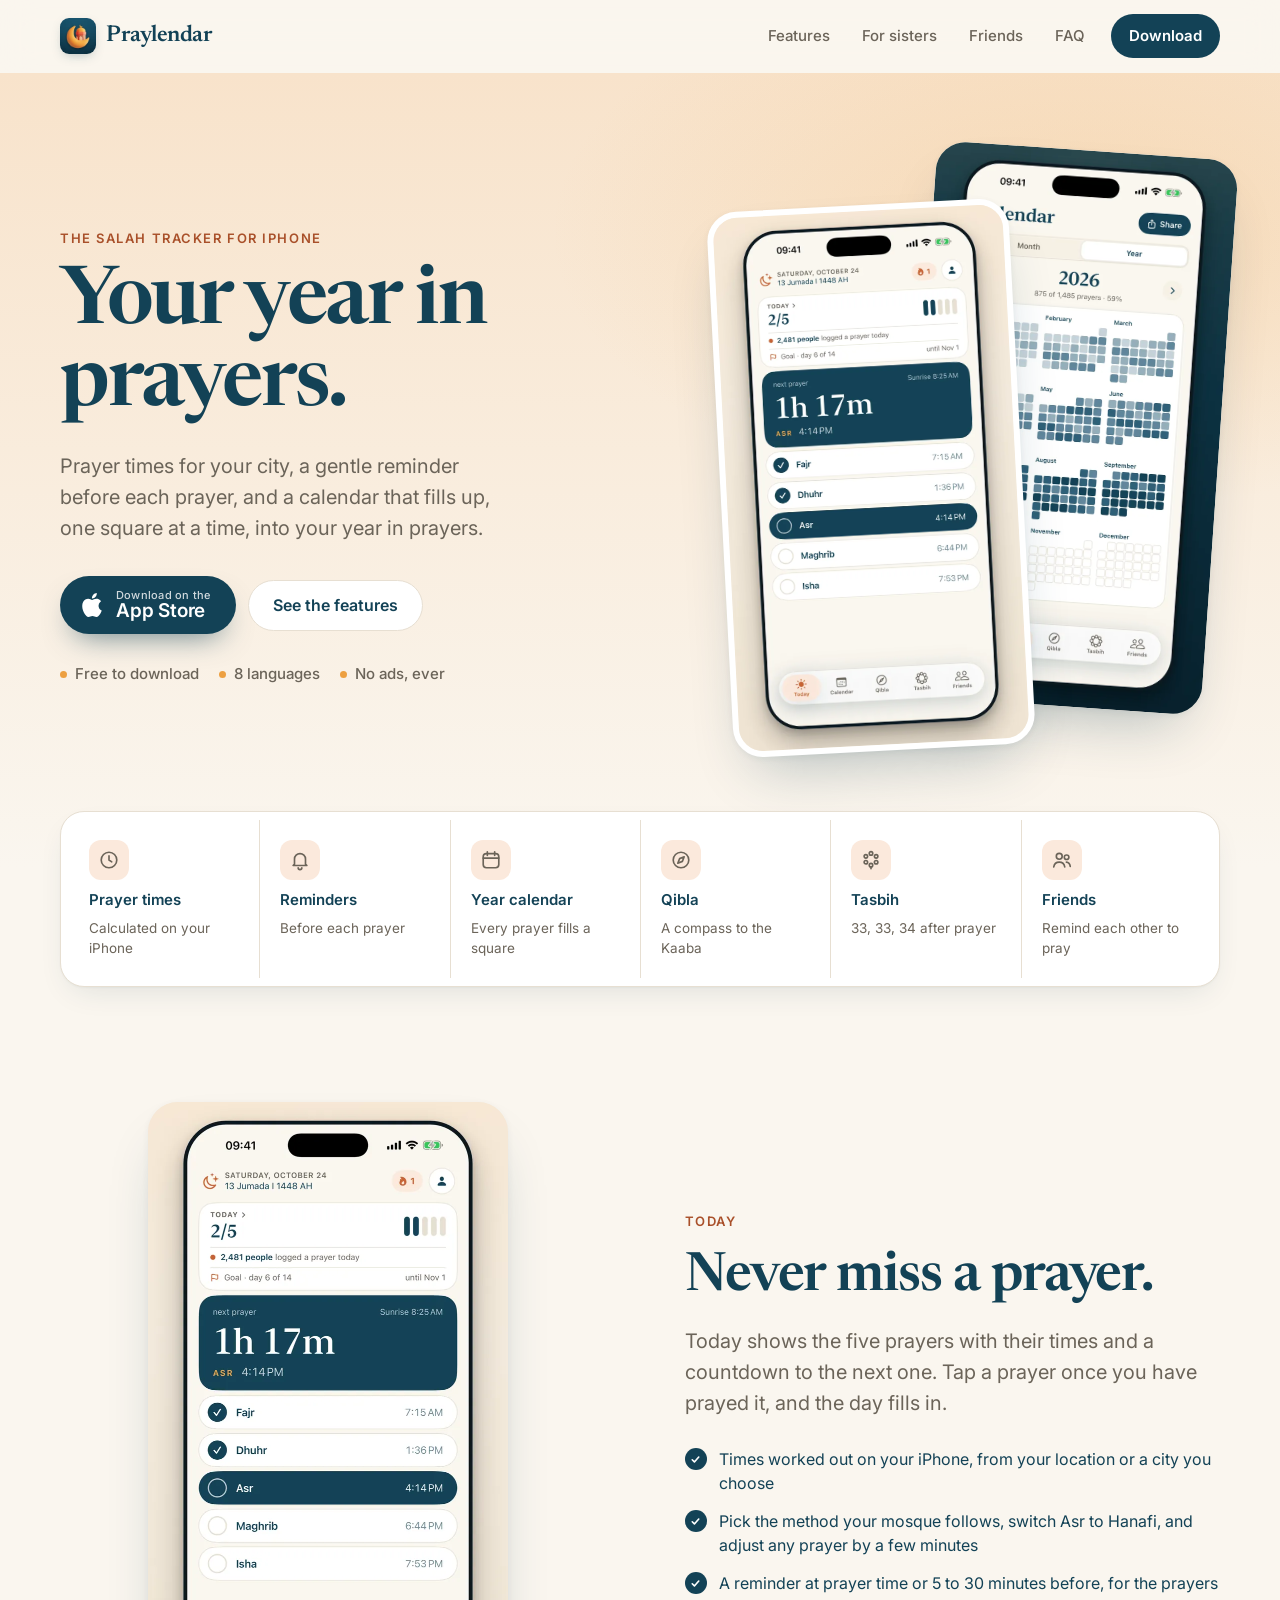
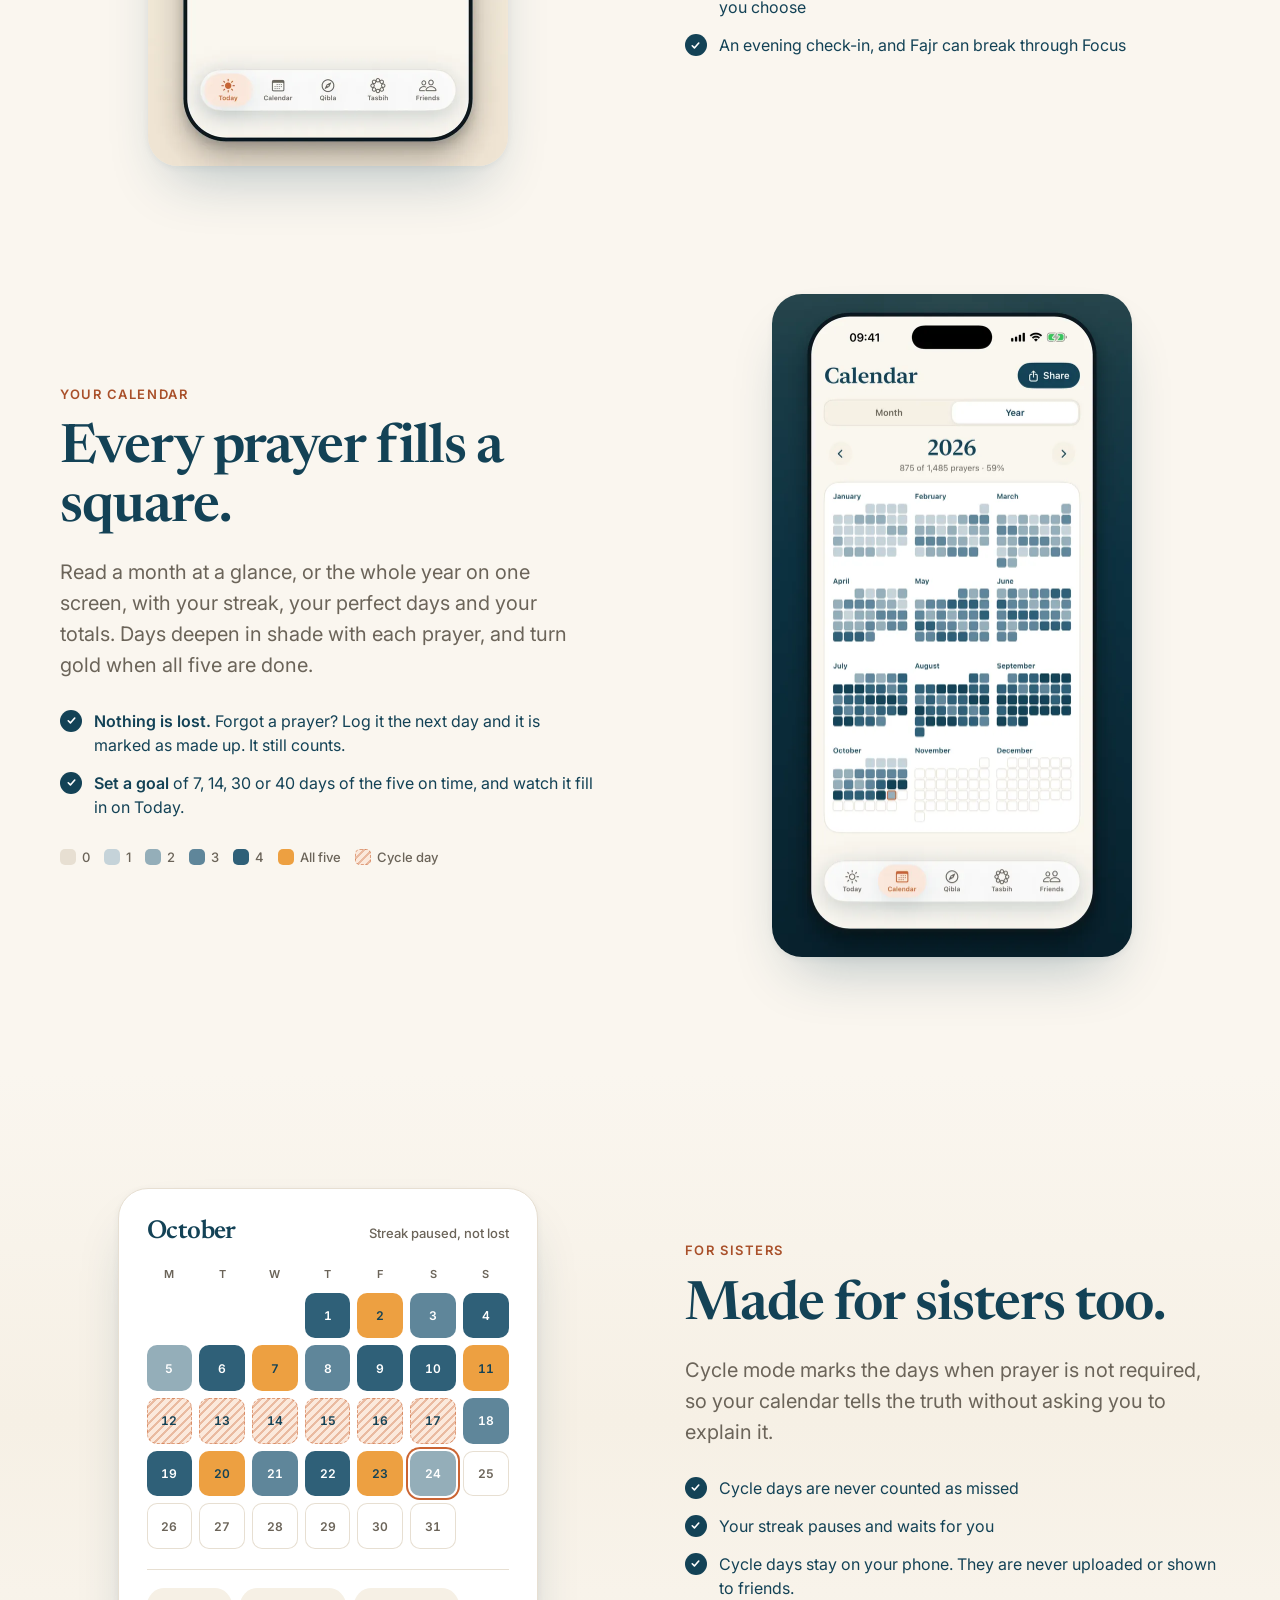
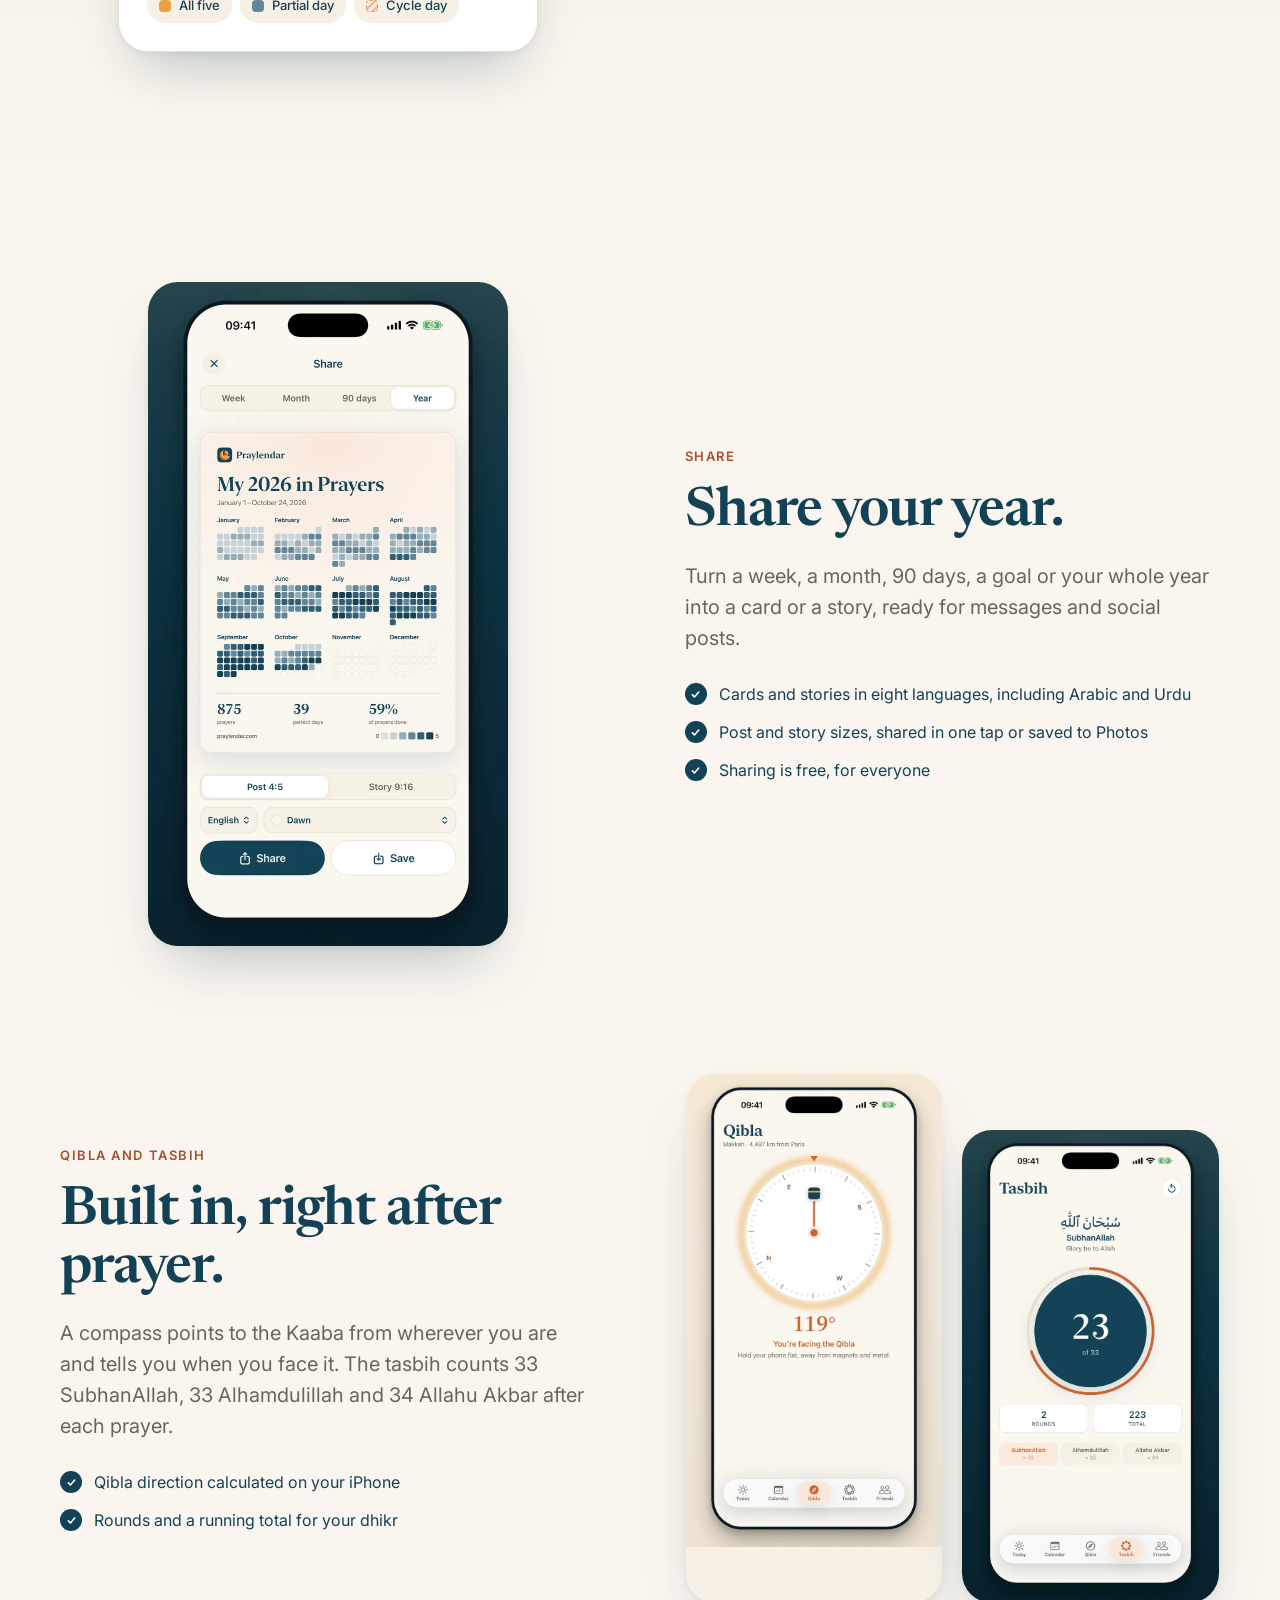
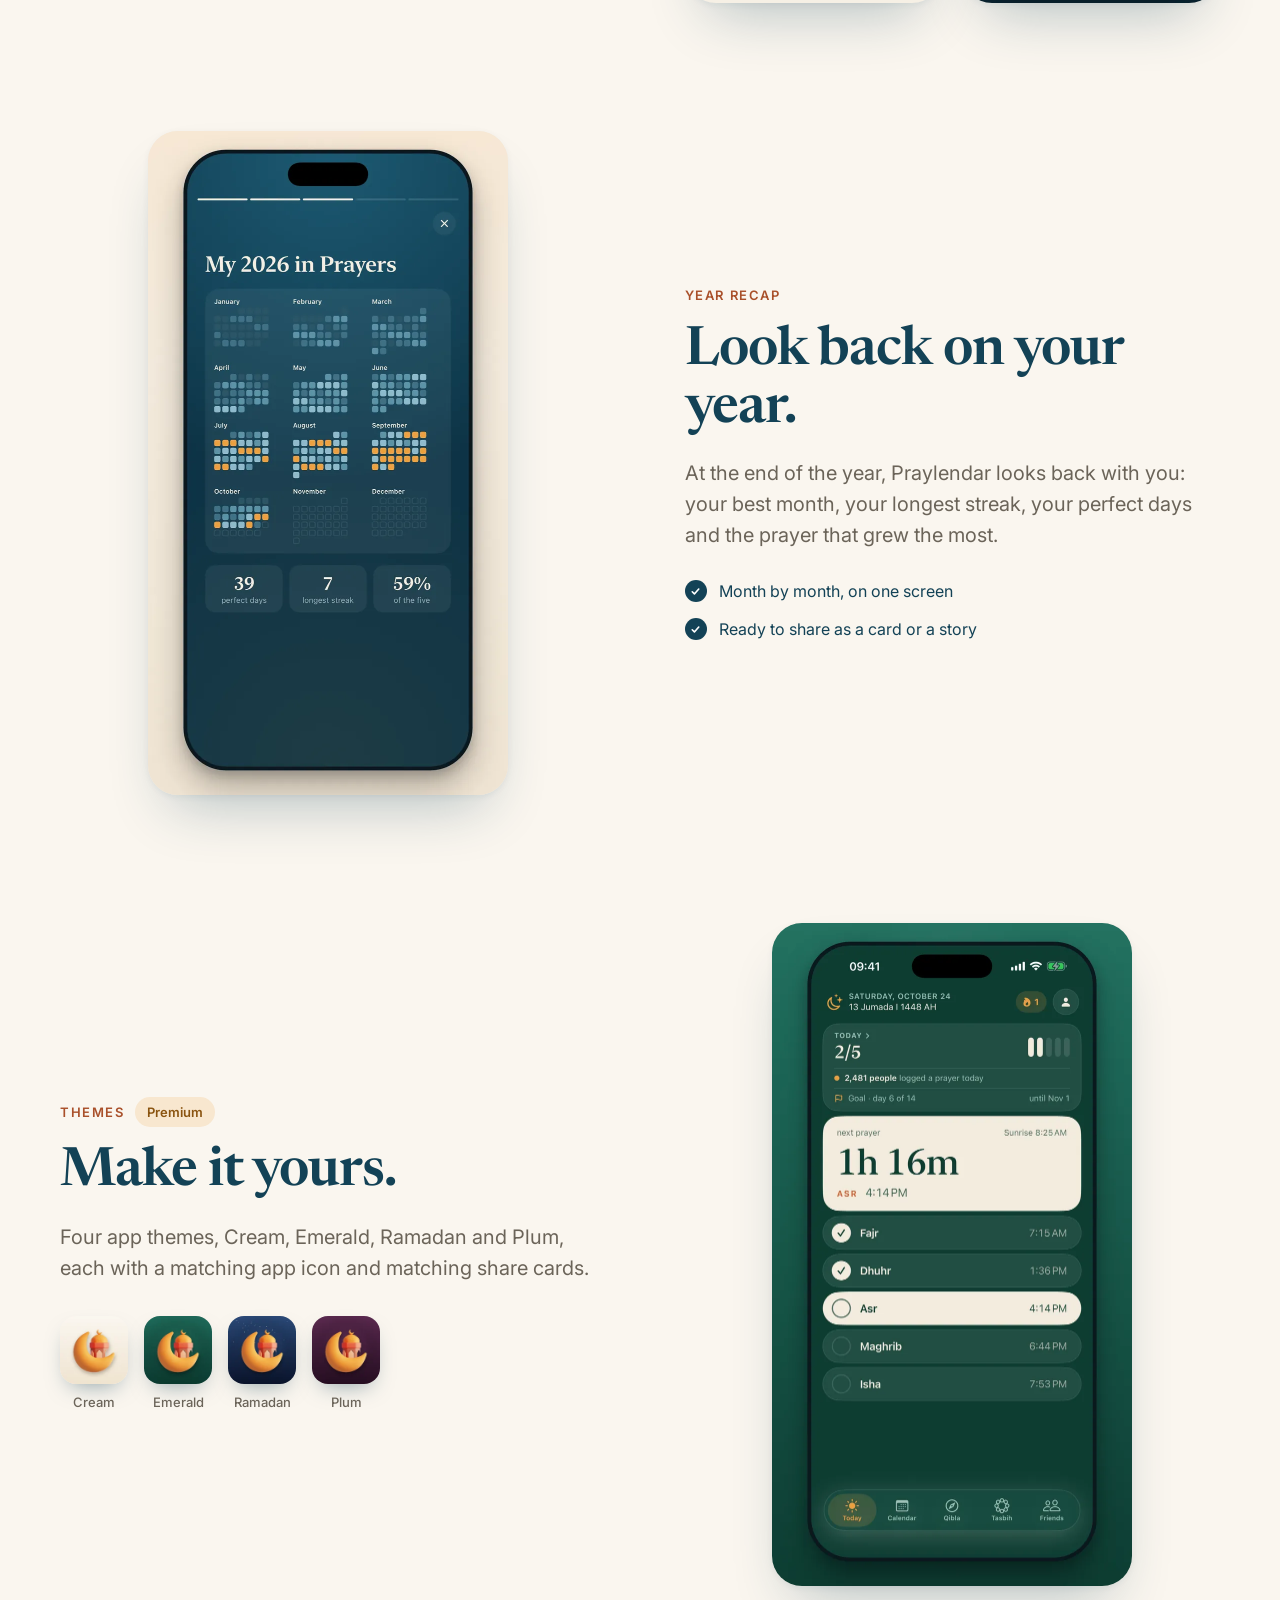
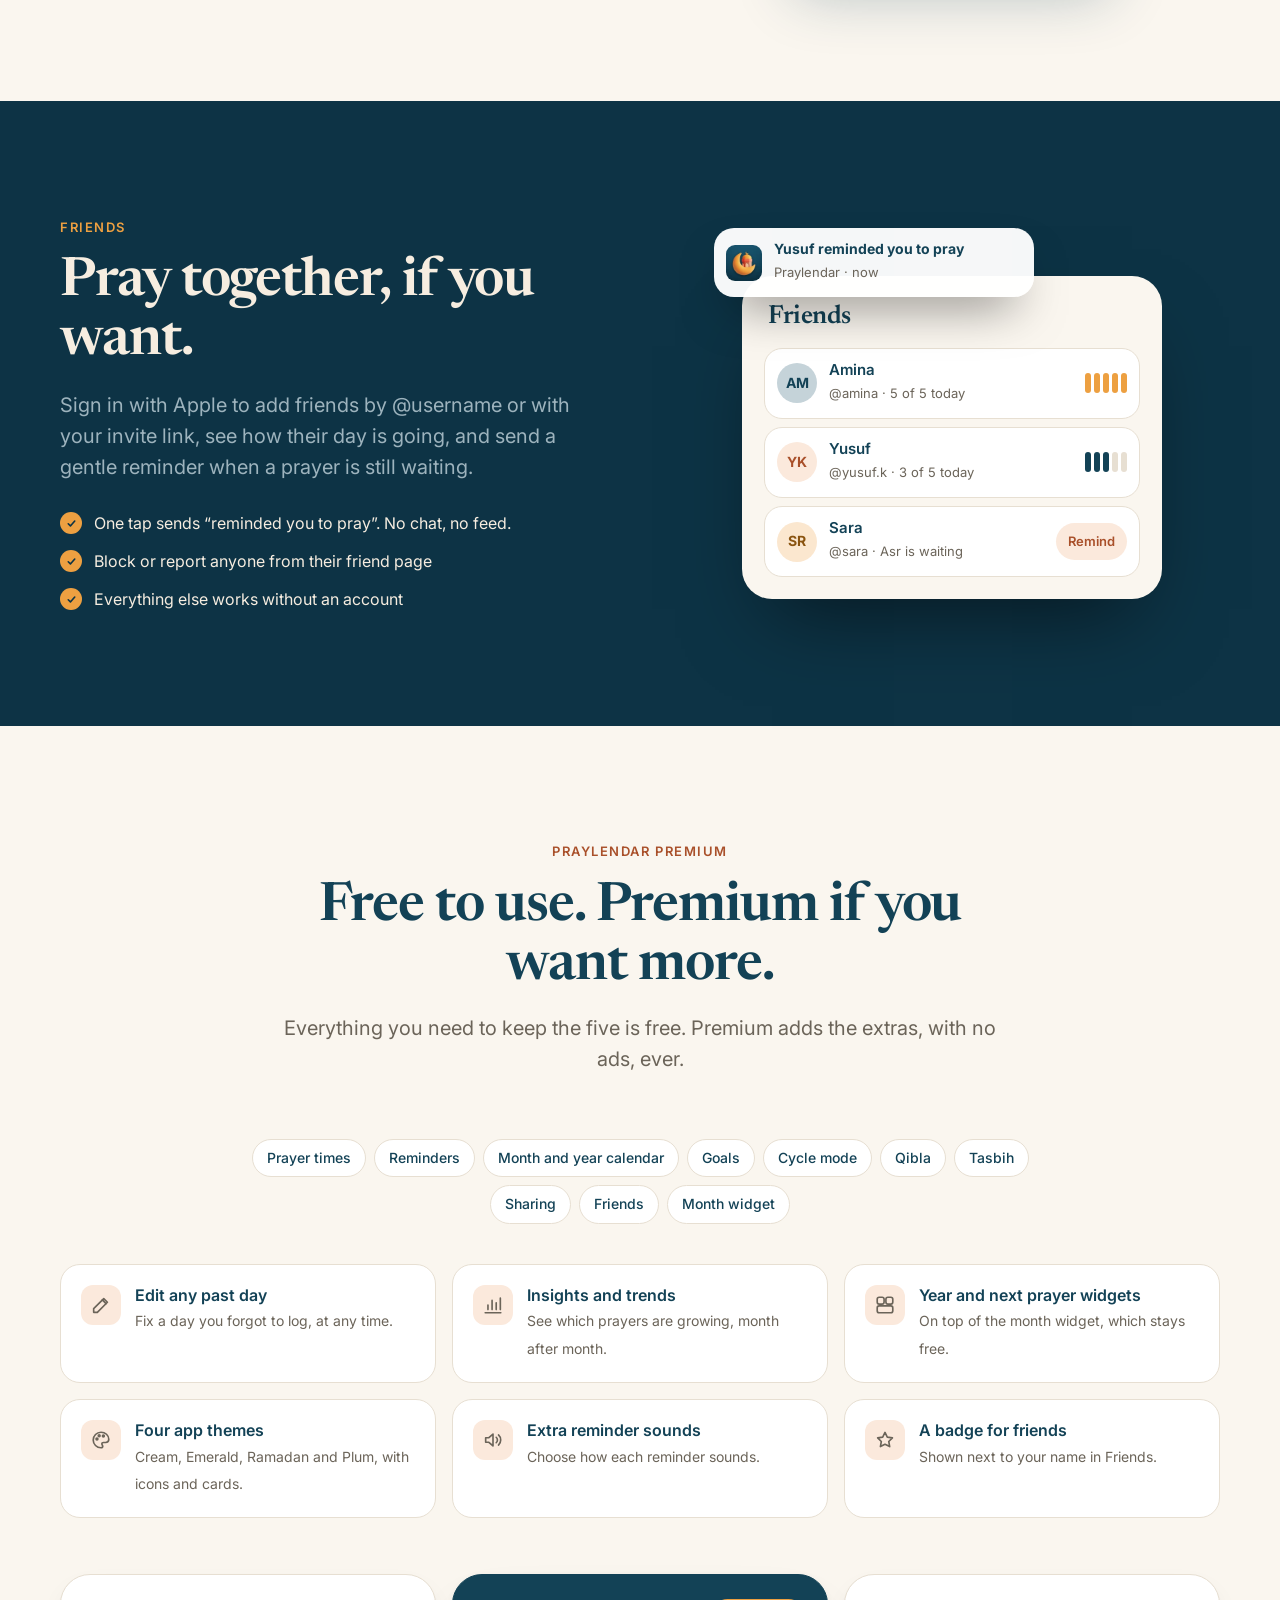
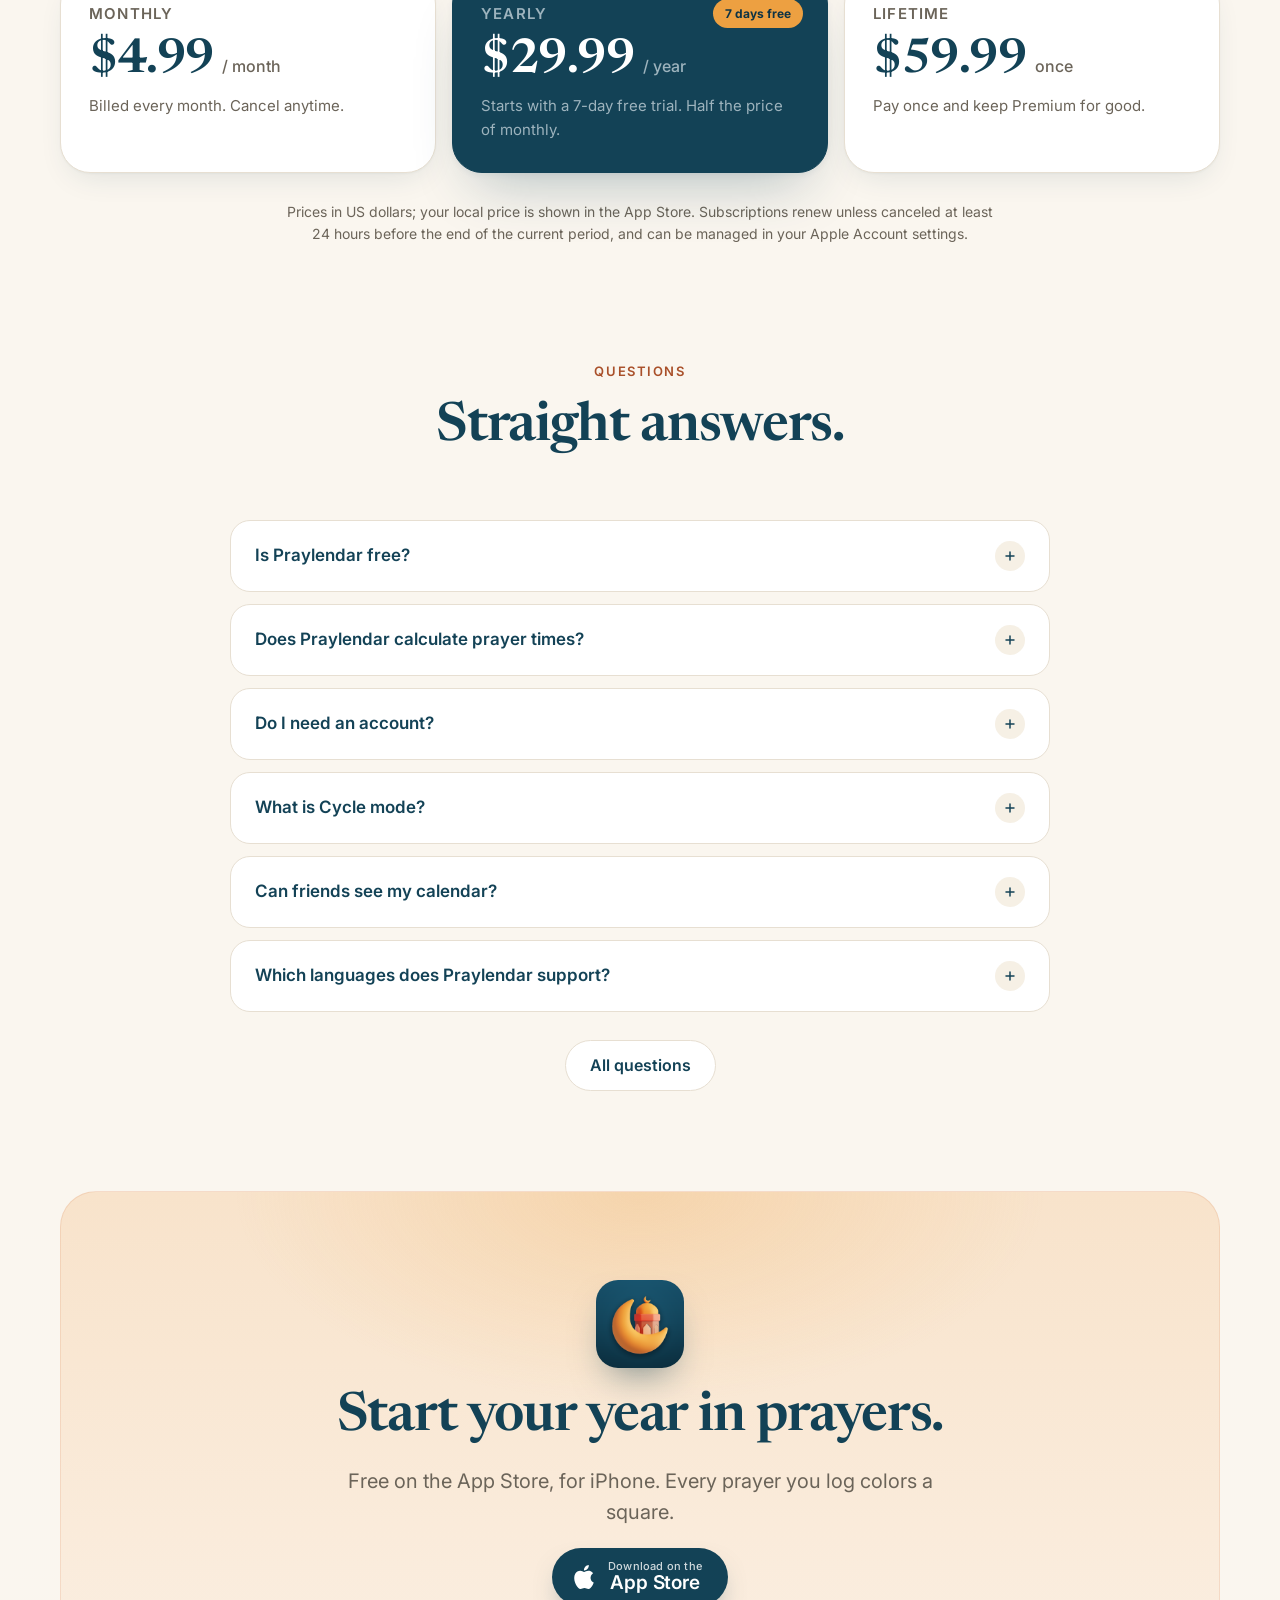
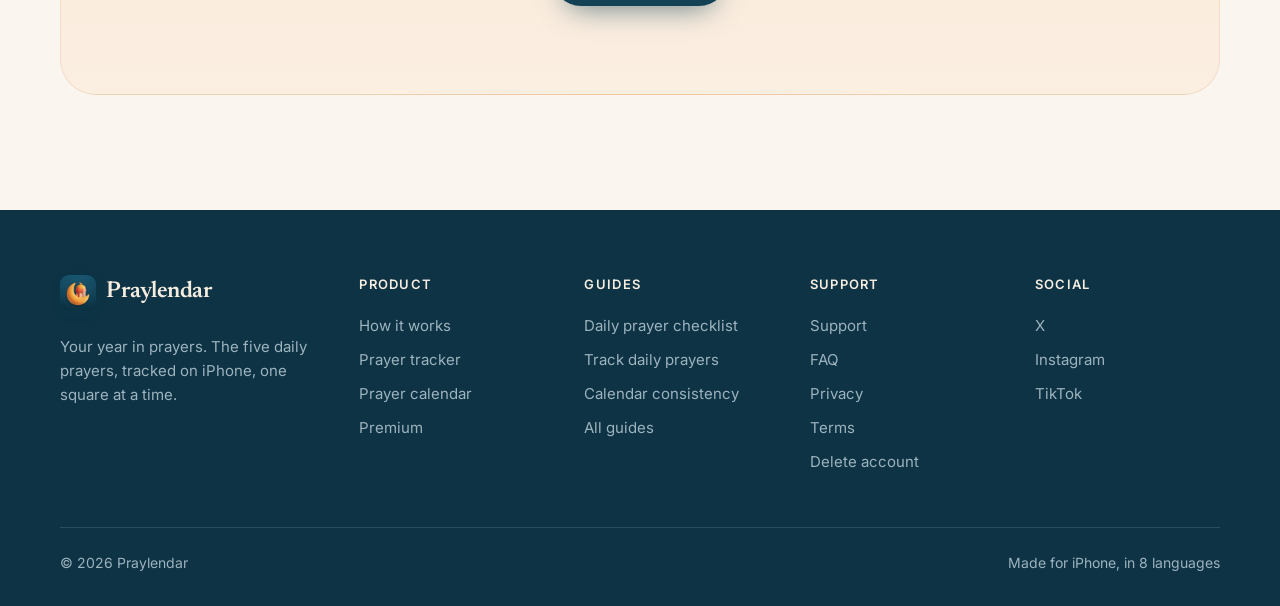
<file: index.html>
<!doctype html>
<html lang="en">
<head>
  <meta charset="utf-8">
  <meta name="viewport" content="width=device-width, initial-scale=1">
  <meta name="description" content="Praylendar is the iPhone prayer tracker for Fajr, Dhuhr, Asr, Maghrib and Isha: prayer times, reminders, Qibla and Tasbih, and a calendar that fills up into your year in prayers.">
  <meta name="robots" content="index, follow, max-image-preview:large, max-snippet:-1, max-video-preview:-1">
  <meta name="author" content="Praylendar">
  <meta name="theme-color" content="#FAF6EF">
  <title>Praylendar Prayer Tracker App | Track the 5 Daily Prayers</title>
  <link rel="canonical" href="https://praylendar.com/">
  <link rel="alternate" hreflang="en" href="https://praylendar.com/">
  <link rel="alternate" hreflang="x-default" href="https://praylendar.com/">
  <link rel="icon" href="images/praylendar-icon.png"><link rel="apple-touch-icon" href="images/apple-touch-icon.png">
  
  <link rel="manifest" href="site.webmanifest">
  <meta property="og:type" content="website">
  <meta property="og:site_name" content="Praylendar">
  <meta property="og:title" content="Praylendar - Your Year in Prayers">
  <meta property="og:description" content="Prayer times for your city, a reminder before each prayer, and a calendar that fills up, one square at a time, into your year in prayers.">
  <meta property="og:url" content="https://praylendar.com/">
  <meta property="og:image" content="https://praylendar.com/images/og-praylendar.jpg">
  <meta property="og:image:width" content="1200">
  <meta property="og:image:height" content="630">
  <meta property="og:image:alt" content="Praylendar prayer tracker app with the Today screen and the year calendar">
  <meta name="twitter:card" content="summary_large_image">
  <meta name="twitter:title" content="Praylendar - Your Year in Prayers">
  <meta name="twitter:description" content="Track Fajr, Dhuhr, Asr, Maghrib and Isha with prayer times, reminders and a calendar that fills up into your year in prayers.">
  <meta name="twitter:image" content="https://praylendar.com/images/og-praylendar.jpg">
  <link rel="preconnect" href="https://fonts.googleapis.com">
  <link rel="preconnect" href="https://fonts.gstatic.com" crossorigin>
  <link href="https://fonts.googleapis.com/css2?family=Inter:wght@400;500;600;700&family=Newsreader:ital,opsz,wght@0,6..72,500;0,6..72,600;1,6..72,500&display=swap" rel="stylesheet">
  <link rel="stylesheet" href="styles.css?v=2">
  <script type="application/ld+json">
  {
    "@context": "https://schema.org",
    "@graph": [
      {
        "@type": "WebSite",
        "@id": "https://praylendar.com/#website",
        "url": "https://praylendar.com/",
        "name": "Praylendar",
        "alternateName": ["Praylendar App", "Praylendar Prayer Tracker"],
        "description": "An iPhone tracker for the five daily Muslim prayers, with prayer times, reminders, Qibla and Tasbih.",
        "inLanguage": "en"
      },
      {
        "@type": "SoftwareApplication",
        "@id": "https://praylendar.com/#app",
        "name": "Praylendar",
        "alternateName": "Praylendar Prayer Tracker",
        "operatingSystem": "iOS",
        "applicationCategory": "LifestyleApplication",
        "description": "Track Fajr, Dhuhr, Asr, Maghrib and Isha with prayer times calculated on your iPhone, reminders before each prayer, a year calendar, Qibla, Tasbih and shareable prayer cards.",
        "url": "https://praylendar.com/",
        "image": "https://praylendar.com/images/praylendar-icon.png",
        "screenshot": [
          "https://praylendar.com/images/screen-year.webp",
          "https://praylendar.com/images/screen-today.webp",
          "https://praylendar.com/images/screen-share.webp"
        ],
        "offers": {
          "@type": "Offer",
          "price": "0",
          "priceCurrency": "USD",
          "description": "Free prayer tracking, prayer times, reminders and calendar sharing, with optional Premium monthly, yearly and lifetime plans."
        },
        "publisher": {"@type": "Organization", "name": "Praylendar", "url": "https://praylendar.com/"}
      }
    ]
  }
  </script>
</head>
<body>
  <a class="skip-link" href="#main">Skip to content</a>
  <header class="site-header" data-header>
    <div class="container nav-shell">
      <a class="brand" href="#top" aria-label="Praylendar home">
        <img src="images/icon-96.webp" alt="" width="36" height="36">
        <span class="brand-word">Praylendar</span>
      </a>
      <button class="menu-button" type="button" aria-label="Open menu" aria-expanded="false" aria-controls="site-menu" data-menu-button><span></span><span></span></button>
      <nav class="main-nav" id="site-menu" aria-label="Main navigation" data-menu>
        <a href="#features">Features</a>
        <a href="#sisters">For sisters</a>
        <a href="#friends">Friends</a>
        <a href="#faq">FAQ</a>
        <a class="nav-download" href="https://apps.apple.com/app/id6814939902">Download</a>
      </nav>
    </div>
  </header>
  <main id="main">
    <section class="hero" id="top">
      <div class="container hero-grid">
        <div class="hero-copy">
          <p class="eyebrow">The salah tracker for iPhone</p>
          <h1>Your year in prayers.</h1>
          <p class="lead">Prayer times for your city, a gentle reminder before each prayer, and a calendar that fills up, one square at a time, into your year in prayers.</p>
          <div class="button-row">
            <a class="app-store-button" href="https://apps.apple.com/app/id6814939902"><svg viewBox="0 0 24 24" aria-hidden="true"><path d="M12.152 6.896c-.948 0-2.415-1.078-3.96-1.04-2.04.027-3.91 1.183-4.961 3.014-2.117 3.675-.546 9.103 1.519 12.09 1.013 1.454 2.208 3.09 3.792 3.039 1.52-.065 2.09-.987 3.935-.987 1.831 0 2.35.987 3.96.948 1.637-.026 2.676-1.48 3.676-2.948 1.156-1.688 1.636-3.325 1.662-3.415-.039-.013-3.182-1.221-3.22-4.857-.026-3.04 2.48-4.494 2.597-4.559-1.429-2.09-3.623-2.324-4.39-2.376-2-.156-3.675 1.09-4.61 1.09zM15.53 3.83c.843-1.012 1.4-2.427 1.245-3.83-1.207.052-2.662.805-3.532 1.818-.78.896-1.454 2.338-1.273 3.714 1.338.104 2.715-.688 3.559-1.701"/></svg><span><small>Download on the</small>App Store</span></a>
            <a class="secondary-button" href="#features">See the features</a>
          </div>
          <ul class="hero-meta"><li>Free to download</li><li>8 languages</li><li>No ads, ever</li></ul>
        </div>
        <div class="hero-shots">
          <div class="shot shot-back"><img src="images/screen-year.webp" alt="Praylendar year calendar filled with prayer days" width="720" height="1327" fetchpriority="high" decoding="async"></div>
          <div class="shot shot-front"><img src="images/screen-today.webp" alt="Praylendar Today screen with the next prayer countdown and the five daily prayers" width="720" height="1327" fetchpriority="high" decoding="async"></div>
        </div>
      </div>
    </section>

    <section class="strip" aria-label="What is inside Praylendar">
      <div class="container">
        <ul class="strip-card"><li><span class="icon-tile" aria-hidden="true"><svg viewBox="0 0 24 24"><circle cx="12" cy="12" r="8.5"/><path d="M12 7.5V12l3 2"/></svg></span><strong>Prayer times</strong><span>Calculated on your iPhone</span></li><li><span class="icon-tile" aria-hidden="true"><svg viewBox="0 0 24 24"><path d="M6 16.5V11a6 6 0 1 1 12 0v5.5l1.5 1.5h-15z"/><path d="M10 20.5a2 2 0 0 0 4 0"/></svg></span><strong>Reminders</strong><span>Before each prayer</span></li><li><span class="icon-tile" aria-hidden="true"><svg viewBox="0 0 24 24"><rect x="3.5" y="5" width="17" height="15.5" rx="3.5"/><path d="M3.5 10h17M8 3v4M16 3v4"/></svg></span><strong>Year calendar</strong><span>Every prayer fills a square</span></li><li><span class="icon-tile" aria-hidden="true"><svg viewBox="0 0 24 24"><circle cx="12" cy="12" r="8.5"/><path d="M15.5 8.5l-2 5-5 2 2-5z"/></svg></span><strong>Qibla</strong><span>A compass to the Kaaba</span></li><li><span class="icon-tile" aria-hidden="true"><svg viewBox="0 0 24 24"><circle cx="12" cy="4.8" r="1.9"/><circle cx="17.6" cy="8" r="1.9"/><circle cx="17.6" cy="14.4" r="1.9"/><circle cx="12" cy="17.6" r="1.9"/><circle cx="6.4" cy="14.4" r="1.9"/><circle cx="6.4" cy="8" r="1.9"/><path d="M12 19.5v2"/></svg></span><strong>Tasbih</strong><span>33, 33, 34 after prayer</span></li><li><span class="icon-tile" aria-hidden="true"><svg viewBox="0 0 24 24"><circle cx="9" cy="8" r="3.2"/><path d="M3 19.5c.6-3.3 3-5.2 6-5.2s5.4 1.9 6 5.2"/><circle cx="17" cy="9" r="2.5"/><path d="M16.8 14.3c2.3.2 3.8 1.8 4.2 4.7"/></svg></span><strong>Friends</strong><span>Remind each other to pray</span></li></ul>
      </div>
    </section>

    <section class="section" id="features" aria-label="Features">
      <div class="container">
        <div class="feature">
          <div class="feature-media"><div class="shot"><img src="images/screen-today.webp" alt="Praylendar Today screen with a countdown to Asr and the five daily prayers with their times" width="720" height="1327" loading="lazy" decoding="async"></div></div>
          <div class="feature-copy"><p class="eyebrow">Today</p><h2>Never miss a prayer.</h2><p class="lead">Today shows the five prayers with their times and a countdown to the next one. Tap a prayer once you have prayed it, and the day fills in.</p><ul class="check-list"><li>Times worked out on your iPhone, from your location or a city you choose</li><li>Pick the method your mosque follows, switch Asr to Hanafi, and adjust any prayer by a few minutes</li><li>A reminder at prayer time or 5 to 30 minutes before, for the prayers you choose</li><li>An evening check-in, and Fajr can break through Focus</li></ul></div>
        </div>
        <div class="feature reverse">
          <div class="feature-media"><div class="shot"><img src="images/screen-year.webp" alt="Praylendar year calendar with every day of 2026 shaded by the number of prayers completed" width="720" height="1327" loading="lazy" decoding="async"></div></div>
          <div class="feature-copy"><p class="eyebrow">Your calendar</p><h2>Every prayer fills a square.</h2><p class="lead">Read a month at a glance, or the whole year on one screen, with your streak, your perfect days and your totals. Days deepen in shade with each prayer, and turn gold when all five are done.</p><ul class="check-list"><li><strong>Nothing is lost.</strong> Forgot a prayer? Log it the next day and it is marked as made up. It still counts.</li><li><strong>Set a goal</strong> of 7, 14, 30 or 40 days of the five on time, and watch it fill in on Today.</li></ul><div class="legend" aria-label="Calendar colors"><span><i class="c0"></i>0</span><span><i class="c1"></i>1</span><span><i class="c2"></i>2</span><span><i class="c3"></i>3</span><span><i class="c4"></i>4</span><span><i class="c5"></i>All five</span><span><i class="cycle"></i>Cycle day</span></div></div>
        </div>
      </div>
    </section>

    <section class="section sisters" id="sisters" aria-labelledby="sisters-title">
      <div class="container">
        <div class="feature">
          <div class="feature-media"><figure class="month-card" aria-label="A month in Cycle mode: October with six hatched cycle days that are not counted as missed" style="margin:0">
            <div class="month-card-head"><h3>October</h3><span>Streak paused, not lost</span></div>
            <div class="month-grid" aria-hidden="true"><span class="dow">M</span><span class="dow">T</span><span class="dow">W</span><span class="dow">T</span><span class="dow">F</span><span class="dow">S</span><span class="dow">S</span><span class="blank"></span><span class="blank"></span><span class="blank"></span><span class="day c4">1</span><span class="day c5">2</span><span class="day c3">3</span><span class="day c4">4</span><span class="day c2">5</span><span class="day c4">6</span><span class="day c5">7</span><span class="day c3">8</span><span class="day c4">9</span><span class="day c4">10</span><span class="day c5">11</span><span class="day cycle">12</span><span class="day cycle">13</span><span class="day cycle">14</span><span class="day cycle">15</span><span class="day cycle">16</span><span class="day cycle">17</span><span class="day c3">18</span><span class="day c4">19</span><span class="day c5">20</span><span class="day c3">21</span><span class="day c4">22</span><span class="day c5">23</span><span class="day c2 today">24</span><span class="day future">25</span><span class="day future">26</span><span class="day future">27</span><span class="day future">28</span><span class="day future">29</span><span class="day future">30</span><span class="day future">31</span></div>
            <div class="month-card-foot" aria-hidden="true"><span class="stat-chip"><i class="c5"></i>All five</span><span class="stat-chip"><i class="c3"></i>Partial day</span><span class="stat-chip"><i class="cycle"></i>Cycle day</span></div>
          </figure></div>
          <div class="feature-copy"><p class="eyebrow">For sisters</p><h2 id="sisters-title">Made for sisters too.</h2><p class="lead">Cycle mode marks the days when prayer is not required, so your calendar tells the truth without asking you to explain it.</p><ul class="check-list"><li>Cycle days are never counted as missed</li><li>Your streak pauses and waits for you</li><li>Cycle days stay on your phone. They are never uploaded or shown to friends.</li></ul></div>
        </div>
      </div>
    </section>

    <section class="section" aria-label="Sharing, Qibla, Tasbih, recap and themes">
      <div class="container">
        <div class="feature">
          <div class="feature-media"><div class="shot"><img src="images/screen-share.webp" alt="Praylendar share screen with a My 2026 in Prayers card, period picker and language menu" width="720" height="1327" loading="lazy" decoding="async"></div></div>
          <div class="feature-copy"><p class="eyebrow">Share</p><h2>Share your year.</h2><p class="lead">Turn a week, a month, 90 days, a goal or your whole year into a card or a story, ready for messages and social posts.</p><ul class="check-list"><li>Cards and stories in eight languages, including Arabic and Urdu</li><li>Post and story sizes, shared in one tap or saved to Photos</li><li>Sharing is free, for everyone</li></ul></div>
        </div>
        <div class="feature reverse">
          <div class="feature-media pair"><div class="shot"><img src="images/screen-qibla.webp" alt="Praylendar Qibla compass showing 119 degrees and that you are facing the Qibla" width="720" height="1327" loading="lazy" decoding="async"></div><div class="shot"><img src="images/screen-tasbih.webp" alt="Praylendar Tasbih counter at 23 of 33 for SubhanAllah" width="720" height="1327" loading="lazy" decoding="async"></div></div>
          <div class="feature-copy"><p class="eyebrow">Qibla and Tasbih</p><h2>Built in, right after prayer.</h2><p class="lead">A compass points to the Kaaba from wherever you are and tells you when you face it. The tasbih counts 33 SubhanAllah, 33 Alhamdulillah and 34 Allahu Akbar after each prayer.</p><ul class="check-list"><li>Qibla direction calculated on your iPhone</li><li>Rounds and a running total for your dhikr</li></ul></div>
        </div>
        <div class="feature">
          <div class="feature-media"><div class="shot"><img src="images/screen-recap.webp" alt="Praylendar year recap with perfect days, longest streak and the share of prayers done" width="720" height="1327" loading="lazy" decoding="async"></div></div>
          <div class="feature-copy"><p class="eyebrow">Year recap</p><h2>Look back on your year.</h2><p class="lead">At the end of the year, Praylendar looks back with you: your best month, your longest streak, your perfect days and the prayer that grew the most.</p><ul class="check-list"><li>Month by month, on one screen</li><li>Ready to share as a card or a story</li></ul></div>
        </div>
        <div class="feature reverse">
          <div class="feature-media"><div class="shot"><img src="images/screen-themes.webp" alt="Praylendar Today screen in the Emerald theme" width="720" height="1327" loading="lazy" decoding="async"></div></div>
          <div class="feature-copy"><p class="eyebrow">Themes <span class="pill gold" style="margin-left:6px;letter-spacing:0;text-transform:none">Premium</span></p><h2>Make it yours.</h2><p class="lead">Four app themes, Cream, Emerald, Ramadan and Plum, each with a matching app icon and matching share cards.</p><div class="theme-row"><figure><img src="images/theme-cream.webp" alt="Cream app icon" width="68" height="68" loading="lazy"><figcaption>Cream</figcaption></figure><figure><img src="images/theme-emerald.webp" alt="Emerald app icon" width="68" height="68" loading="lazy"><figcaption>Emerald</figcaption></figure><figure><img src="images/theme-ramadan.webp" alt="Ramadan app icon" width="68" height="68" loading="lazy"><figcaption>Ramadan</figcaption></figure><figure><img src="images/theme-plum.webp" alt="Plum app icon" width="68" height="68" loading="lazy"><figcaption>Plum</figcaption></figure></div></div>
        </div>
      </div>
    </section>

    <section class="section night" id="friends" aria-labelledby="friends-title">
      <div class="container feature">
        <div class="feature-copy"><p class="eyebrow">Friends</p><h2 id="friends-title">Pray together, if you want.</h2><p class="lead">Sign in with Apple to add friends by @username or with your invite link, see how their day is going, and send a gentle reminder when a prayer is still waiting.</p><ul class="check-list"><li>One tap sends &ldquo;reminded you to pray&rdquo;. No chat, no feed.</li><li>Block or report anyone from their friend page</li><li>Everything else works without an account</li></ul></div>
        <div class="feature-media">
          <div class="friends-mock" role="img" aria-label="Friends list with today's prayer counts and a Remind button, and a notification saying Yusuf reminded you to pray">
            <div class="friends-card" aria-hidden="true">
              <h3>Friends</h3>
              <div class="friend"><span class="avatar">AM</span><div class="friend-info"><strong>Amina</strong><span>@amina &middot; 5 of 5 today</span></div><div class="bars full"><i></i><i></i><i></i><i></i><i></i></div></div>
              <div class="friend"><span class="avatar a2">YK</span><div class="friend-info"><strong>Yusuf</strong><span>@yusuf.k &middot; 3 of 5 today</span></div><div class="bars"><i class="on"></i><i class="on"></i><i class="on"></i><i></i><i></i></div></div>
              <div class="friend"><span class="avatar a3">SR</span><div class="friend-info"><strong>Sara</strong><span>@sara &middot; Asr is waiting</span></div><span class="nudge">Remind</span></div>
            </div>
            <div class="toast" aria-hidden="true"><img src="images/icon-96.webp" alt="" width="36" height="36"><div><strong>Yusuf reminded you to pray</strong><span>Praylendar &middot; now</span></div></div>
          </div>
        </div>
      </div>
    </section>

    <section class="section" id="premium" aria-labelledby="premium-title">
      <div class="container">
        <div class="section-head">
          <p class="eyebrow">Praylendar Premium</p>
          <h2 id="premium-title">Free to use. Premium if you want more.</h2>
          <p class="lead">Everything you need to keep the five is free. Premium adds the extras, with no ads, ever.</p>
        </div>
        <ul class="free-list" aria-label="Free features"><li>Prayer times</li><li>Reminders</li><li>Month and year calendar</li><li>Goals</li><li>Cycle mode</li><li>Qibla</li><li>Tasbih</li><li>Sharing</li><li>Friends</li><li>Month widget</li></ul>
        <ul class="premium-features"><li><span class="icon-tile" aria-hidden="true"><svg viewBox="0 0 24 24"><path d="M4 20h4L19 9l-4-4L4 16z"/><path d="M13.5 6.5l4 4"/></svg></span><div><strong>Edit any past day</strong><span>Fix a day you forgot to log, at any time.</span></div></li><li><span class="icon-tile" aria-hidden="true"><svg viewBox="0 0 24 24"><path d="M3.5 20.5h17"/><path d="M6.5 17v-5M11 17V7M15.5 17v-7.5M20 17V4.5"/></svg></span><div><strong>Insights and trends</strong><span>See which prayers are growing, month after month.</span></div></li><li><span class="icon-tile" aria-hidden="true"><svg viewBox="0 0 24 24"><rect x="3.5" y="3.5" width="7.5" height="7.5" rx="2.2"/><rect x="13" y="3.5" width="7.5" height="7.5" rx="2.2"/><rect x="3.5" y="13" width="17" height="7.5" rx="2.2"/></svg></span><div><strong>Year and next prayer widgets</strong><span>On top of the month widget, which stays free.</span></div></li><li><span class="icon-tile" aria-hidden="true"><svg viewBox="0 0 24 24"><path d="M12 3.5a8.5 8.5 0 1 0 0 17c1.2 0 1.9-.8 1.9-1.7 0-1.2-1-1.6-1-2.6 0-1 .8-1.5 1.8-1.5h2.3a3.5 3.5 0 0 0 3.5-3.5c0-4.3-3.8-7.7-8.5-7.7z"/><circle cx="7.6" cy="11" r="1"/><circle cx="10" cy="7.3" r="1"/><circle cx="14.6" cy="7.6" r="1"/></svg></span><div><strong>Four app themes</strong><span>Cream, Emerald, Ramadan and Plum, with icons and cards.</span></div></li><li><span class="icon-tile" aria-hidden="true"><svg viewBox="0 0 24 24"><path d="M4 9.5h3.5L12 5.5v13l-4.5-4H4z"/><path d="M15.5 9a4 4 0 0 1 0 6M18 6.5a7.5 7.5 0 0 1 0 11"/></svg></span><div><strong>Extra reminder sounds</strong><span>Choose how each reminder sounds.</span></div></li><li><span class="icon-tile" aria-hidden="true"><svg viewBox="0 0 24 24"><path d="M12 3.8l2.5 5.1 5.6.8-4 3.9 1 5.6L12 16.6l-5 2.6 1-5.6-4-3.9 5.5-.8z"/></svg></span><div><strong>A badge for friends</strong><span>Shown next to your name in Friends.</span></div></li></ul>
        <div class="plans">
          <article class="plan"><h3>Monthly</h3><p class="price">$4.99 <small>/ month</small></p><p>Billed every month. Cancel anytime.</p></article>
          <article class="plan featured"><span class="badge">7 days free</span><h3>Yearly</h3><p class="price">$29.99 <small>/ year</small></p><p>Starts with a 7-day free trial. Half the price of monthly.</p></article>
          <article class="plan"><h3>Lifetime</h3><p class="price">$59.99 <small>once</small></p><p>Pay once and keep Premium for good.</p></article>
        </div>
        <p class="fine-print">Prices in US dollars; your local price is shown in the App Store. Subscriptions renew unless canceled at least 24 hours before the end of the current period, and can be managed in your Apple Account settings.</p>
      </div>
    </section>

    <section class="section" id="faq" aria-labelledby="faq-title" style="padding-top:0">
      <div class="container">
        <div class="section-head">
          <p class="eyebrow">Questions</p>
          <h2 id="faq-title">Straight answers.</h2>
        </div>
        <div class="faq-list">
          <details class="faq-item"><summary>Is Praylendar free?</summary><div class="faq-answer"><p>Yes. Tracking, prayer times, reminders, the calendar, goals, Cycle mode, Qibla, Tasbih, sharing, friends and the month widget are free. Premium adds editing of any past day, insights and trends, the year and next prayer widgets, four themes, extra reminder sounds and a badge.</p></div></details>
          <details class="faq-item"><summary>Does Praylendar calculate prayer times?</summary><div class="faq-answer"><p>Yes. Times are calculated on your iPhone from your location or a city you choose, with the method your mosque follows. Your location is not sent to Praylendar's servers.</p></div></details>
          <details class="faq-item"><summary>Do I need an account?</summary><div class="faq-answer"><p>No. Everything works without an account. Sign in with Apple is only needed for Friends.</p></div></details>
          <details class="faq-item"><summary>What is Cycle mode?</summary><div class="faq-answer"><p>Cycle mode marks the days when prayer is not required. They are never counted as missed, your streak waits for you, and they stay on your phone.</p></div></details>
          <details class="faq-item"><summary>Can friends see my calendar?</summary><div class="faq-answer"><p>No. Friends see your profile and a simple count of today's prayers, never your full calendar. They can send you a one-tap reminder to pray, and there is no chat.</p></div></details>
          <details class="faq-item"><summary>Which languages does Praylendar support?</summary><div class="faq-answer"><p>English, French, Arabic, Spanish, Turkish, Indonesian, Malay and Urdu, in the app and on share cards.</p></div></details>
        </div>
        <p class="faq-more"><a class="secondary-button" href="faq/">All questions</a></p>
      </div>
    </section>

    <section class="cta-section" id="download">
      <div class="container">
        <div class="cta-card">
          <img src="images/praylendar-icon.png" alt="Praylendar app icon" width="88" height="88" loading="lazy">
          <h2>Start your year in prayers.</h2>
          <p class="lead">Free on the App Store, for iPhone. Every prayer you log colors a square.</p>
          <a class="app-store-button" href="https://apps.apple.com/app/id6814939902"><svg viewBox="0 0 24 24" aria-hidden="true"><path d="M12.152 6.896c-.948 0-2.415-1.078-3.96-1.04-2.04.027-3.91 1.183-4.961 3.014-2.117 3.675-.546 9.103 1.519 12.09 1.013 1.454 2.208 3.09 3.792 3.039 1.52-.065 2.09-.987 3.935-.987 1.831 0 2.35.987 3.96.948 1.637-.026 2.676-1.48 3.676-2.948 1.156-1.688 1.636-3.325 1.662-3.415-.039-.013-3.182-1.221-3.22-4.857-.026-3.04 2.48-4.494 2.597-4.559-1.429-2.09-3.623-2.324-4.39-2.376-2-.156-3.675 1.09-4.61 1.09zM15.53 3.83c.843-1.012 1.4-2.427 1.245-3.83-1.207.052-2.662.805-3.532 1.818-.78.896-1.454 2.338-1.273 3.714 1.338.104 2.715-.688 3.559-1.701"/></svg><span><small>Download on the</small>App Store</span></a>
        </div>
      </div>
    </section>
  </main>
  <footer class="site-footer">
    <div class="container">
      <div class="footer-main">
        <div class="footer-brand">
          <a class="brand" href="./">
            <img src="images/icon-96.webp" alt="" width="36" height="36">
            <span class="brand-word">Praylendar</span>
          </a>
          <p>Your year in prayers. The five daily prayers, tracked on iPhone, one square at a time.</p>
        </div>
        <div class="footer-col"><strong>Product</strong><a href="how-it-works/">How it works</a><a href="prayer-tracker/">Prayer tracker</a><a href="prayer-calendar/">Prayer calendar</a><a href="#premium">Premium</a></div>
        <div class="footer-col"><strong>Guides</strong><a href="guides/daily-prayer-checklist/">Daily prayer checklist</a><a href="guides/track-daily-prayers/">Track daily prayers</a><a href="guides/prayer-calendar-consistency/">Calendar consistency</a><a href="guides/">All guides</a></div>
        <div class="footer-col"><strong>Support</strong><a href="contact/">Support</a><a href="faq/">FAQ</a><a href="privacy/">Privacy</a><a href="terms/">Terms</a><a href="account-deletion/">Delete account</a></div>
        <div class="footer-col"><strong>Social</strong><a href="https://x.com/praylendar" target="_blank" rel="noopener noreferrer">X</a><a href="https://www.instagram.com/praylendar/" target="_blank" rel="noopener noreferrer">Instagram</a><a href="https://www.tiktok.com/@praylendar" target="_blank" rel="noopener noreferrer">TikTok</a></div>
      </div>
      <div class="footer-bottom"><span>&copy; <span data-year>2026</span> Praylendar</span><span>Made for iPhone, in 8 languages</span></div>
    </div>
  </footer>
  <script src="script.js?v=2"></script>
</body>
</html>
</file>
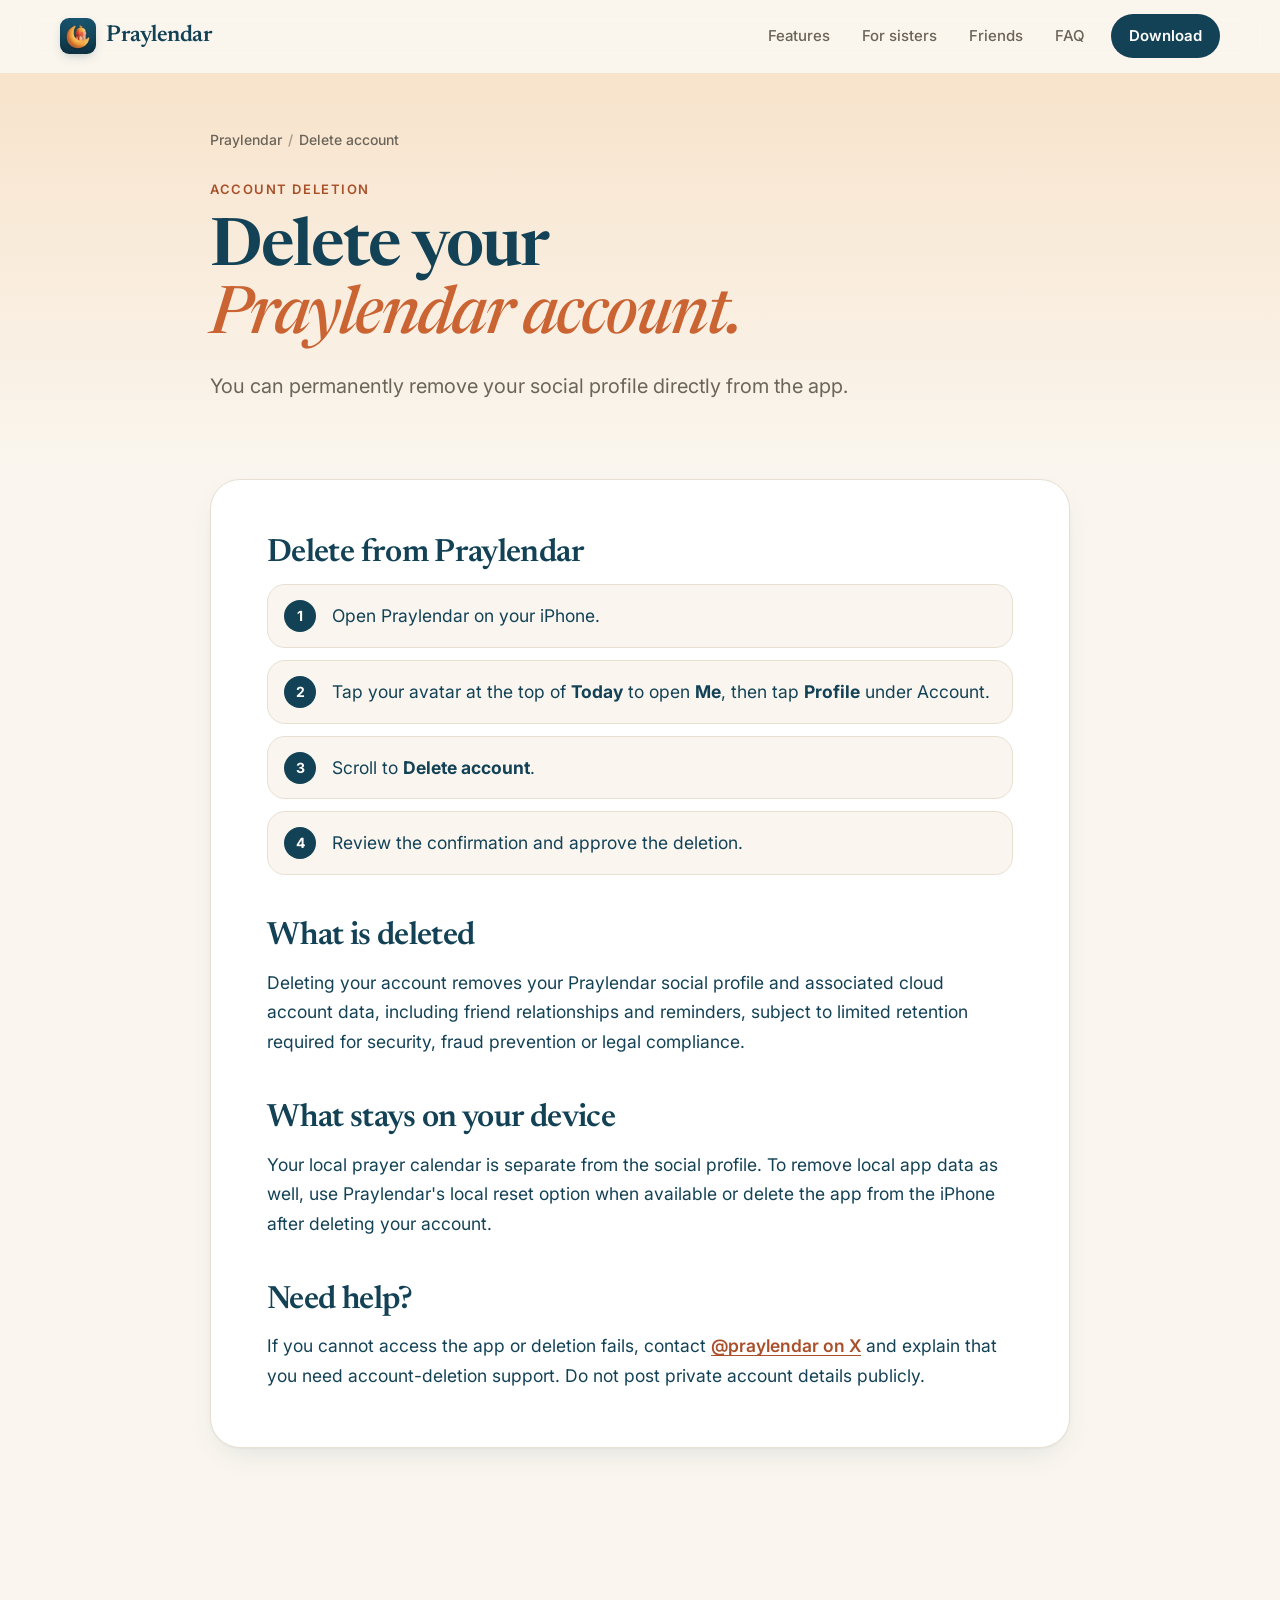
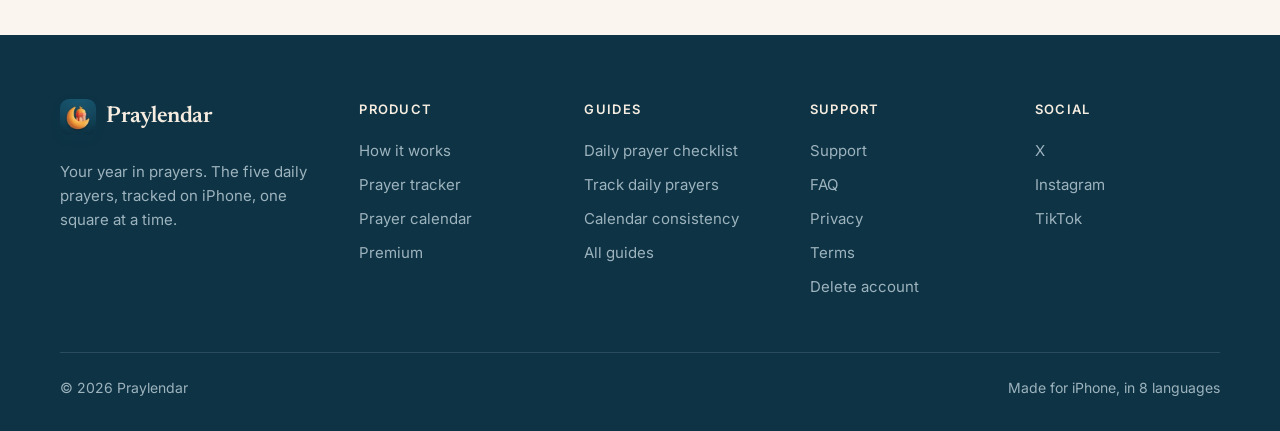
<file: account-deletion/index.html>
<!doctype html>
<html lang="en">
<head>
  <meta charset="utf-8"><meta name="viewport" content="width=device-width, initial-scale=1"><meta name="theme-color" content="#FAF6EF">
  <title>Delete Your Praylendar Account | Account Deletion</title>
  <meta name="description" content="How to permanently delete your Praylendar profile, friend relationships and reminder data from inside the iPhone app."><meta name="robots" content="index, follow"><link rel="canonical" href="https://praylendar.com/account-deletion/">
  <meta property="og:type" content="website"><meta property="og:site_name" content="Praylendar"><meta property="og:title" content="Delete Your Praylendar Account"><meta property="og:description" content="Step-by-step Praylendar account deletion instructions."><meta property="og:url" content="https://praylendar.com/account-deletion/"><meta property="og:image" content="https://praylendar.com/images/og-praylendar.jpg">
  <link rel="icon" href="../images/praylendar-icon.png"><link rel="apple-touch-icon" href="../images/apple-touch-icon.png"><link rel="preconnect" href="https://fonts.googleapis.com"><link rel="preconnect" href="https://fonts.gstatic.com" crossorigin><link href="https://fonts.googleapis.com/css2?family=Inter:wght@400;500;600;700&family=Newsreader:ital,opsz,wght@0,6..72,500;0,6..72,600;1,6..72,500&display=swap" rel="stylesheet"><link rel="stylesheet" href="../styles.css?v=2">
</head>
<body>
  <a class="skip-link" href="#main">Skip to content</a>
  <header class="site-header" data-header>
    <div class="container nav-shell">
      <a class="brand" href="../" aria-label="Praylendar home">
        <img src="../images/icon-96.webp" alt="" width="36" height="36">
        <span class="brand-word">Praylendar</span>
      </a>
      <button class="menu-button" type="button" aria-label="Open menu" aria-expanded="false" aria-controls="site-menu" data-menu-button><span></span><span></span></button>
      <nav class="main-nav" id="site-menu" aria-label="Main navigation" data-menu>
        <a href="../#features">Features</a>
        <a href="../#sisters">For sisters</a>
        <a href="../#friends">Friends</a>
        <a href="../faq/">FAQ</a>
        <a class="nav-download" href="https://apps.apple.com/app/id6814939902">Download</a>
      </nav>
    </div>
  </header>
  <main id="main">
    <section class="page-hero">
      <div class="container">
        <nav class="breadcrumb" aria-label="Breadcrumb"><a href="../">Praylendar</a><span aria-hidden="true">/</span><span aria-current="page">Delete account</span></nav>
        <p class="eyebrow">Account deletion</p>
        <h1>Delete your<br><span>Praylendar account.</span></h1>
        <p class="lead">You can permanently remove your social profile directly from the app.</p>
      </div>
    </section>
    <section class="split-section" style="padding-top:0">
      <div class="container prose-wrap">
        <article class="prose card">
          <h2>Delete from Praylendar</h2>
          <ol class="support-steps"><li>Open Praylendar on your iPhone.</li><li>Tap your avatar at the top of <strong>Today</strong> to open <strong>Me</strong>, then tap <strong>Profile</strong> under Account.</li><li>Scroll to <strong>Delete account</strong>.</li><li>Review the confirmation and approve the deletion.</li></ol>
          <h2>What is deleted</h2>
          <p>Deleting your account removes your Praylendar social profile and associated cloud account data, including friend relationships and reminders, subject to limited retention required for security, fraud prevention or legal compliance.</p>
          <h2>What stays on your device</h2>
          <p>Your local prayer calendar is separate from the social profile. To remove local app data as well, use Praylendar's local reset option when available or delete the app from the iPhone after deleting your account.</p>
          <h2>Need help?</h2>
          <p>If you cannot access the app or deletion fails, contact <a href="https://x.com/praylendar" target="_blank" rel="noopener noreferrer">@praylendar on X</a> and explain that you need account-deletion support. Do not post private account details publicly.</p>
        </article>
      </div>
    </section>
  </main>
  <footer class="site-footer">
    <div class="container">
      <div class="footer-main">
        <div class="footer-brand">
          <a class="brand" href="../">
            <img src="../images/icon-96.webp" alt="" width="36" height="36">
            <span class="brand-word">Praylendar</span>
          </a>
          <p>Your year in prayers. The five daily prayers, tracked on iPhone, one square at a time.</p>
        </div>
        <div class="footer-col"><strong>Product</strong><a href="../how-it-works/">How it works</a><a href="../prayer-tracker/">Prayer tracker</a><a href="../prayer-calendar/">Prayer calendar</a><a href="../#premium">Premium</a></div>
        <div class="footer-col"><strong>Guides</strong><a href="../guides/daily-prayer-checklist/">Daily prayer checklist</a><a href="../guides/track-daily-prayers/">Track daily prayers</a><a href="../guides/prayer-calendar-consistency/">Calendar consistency</a><a href="../guides/">All guides</a></div>
        <div class="footer-col"><strong>Support</strong><a href="../contact/">Support</a><a href="../faq/">FAQ</a><a href="../privacy/">Privacy</a><a href="../terms/">Terms</a><a href="../account-deletion/">Delete account</a></div>
        <div class="footer-col"><strong>Social</strong><a href="https://x.com/praylendar" target="_blank" rel="noopener noreferrer">X</a><a href="https://www.instagram.com/praylendar/" target="_blank" rel="noopener noreferrer">Instagram</a><a href="https://www.tiktok.com/@praylendar" target="_blank" rel="noopener noreferrer">TikTok</a></div>
      </div>
      <div class="footer-bottom"><span>&copy; <span data-year>2026</span> Praylendar</span><span>Made for iPhone, in 8 languages</span></div>
    </div>
  </footer>
  <script src="../script.js?v=2"></script>
</body>
</html>
</file>
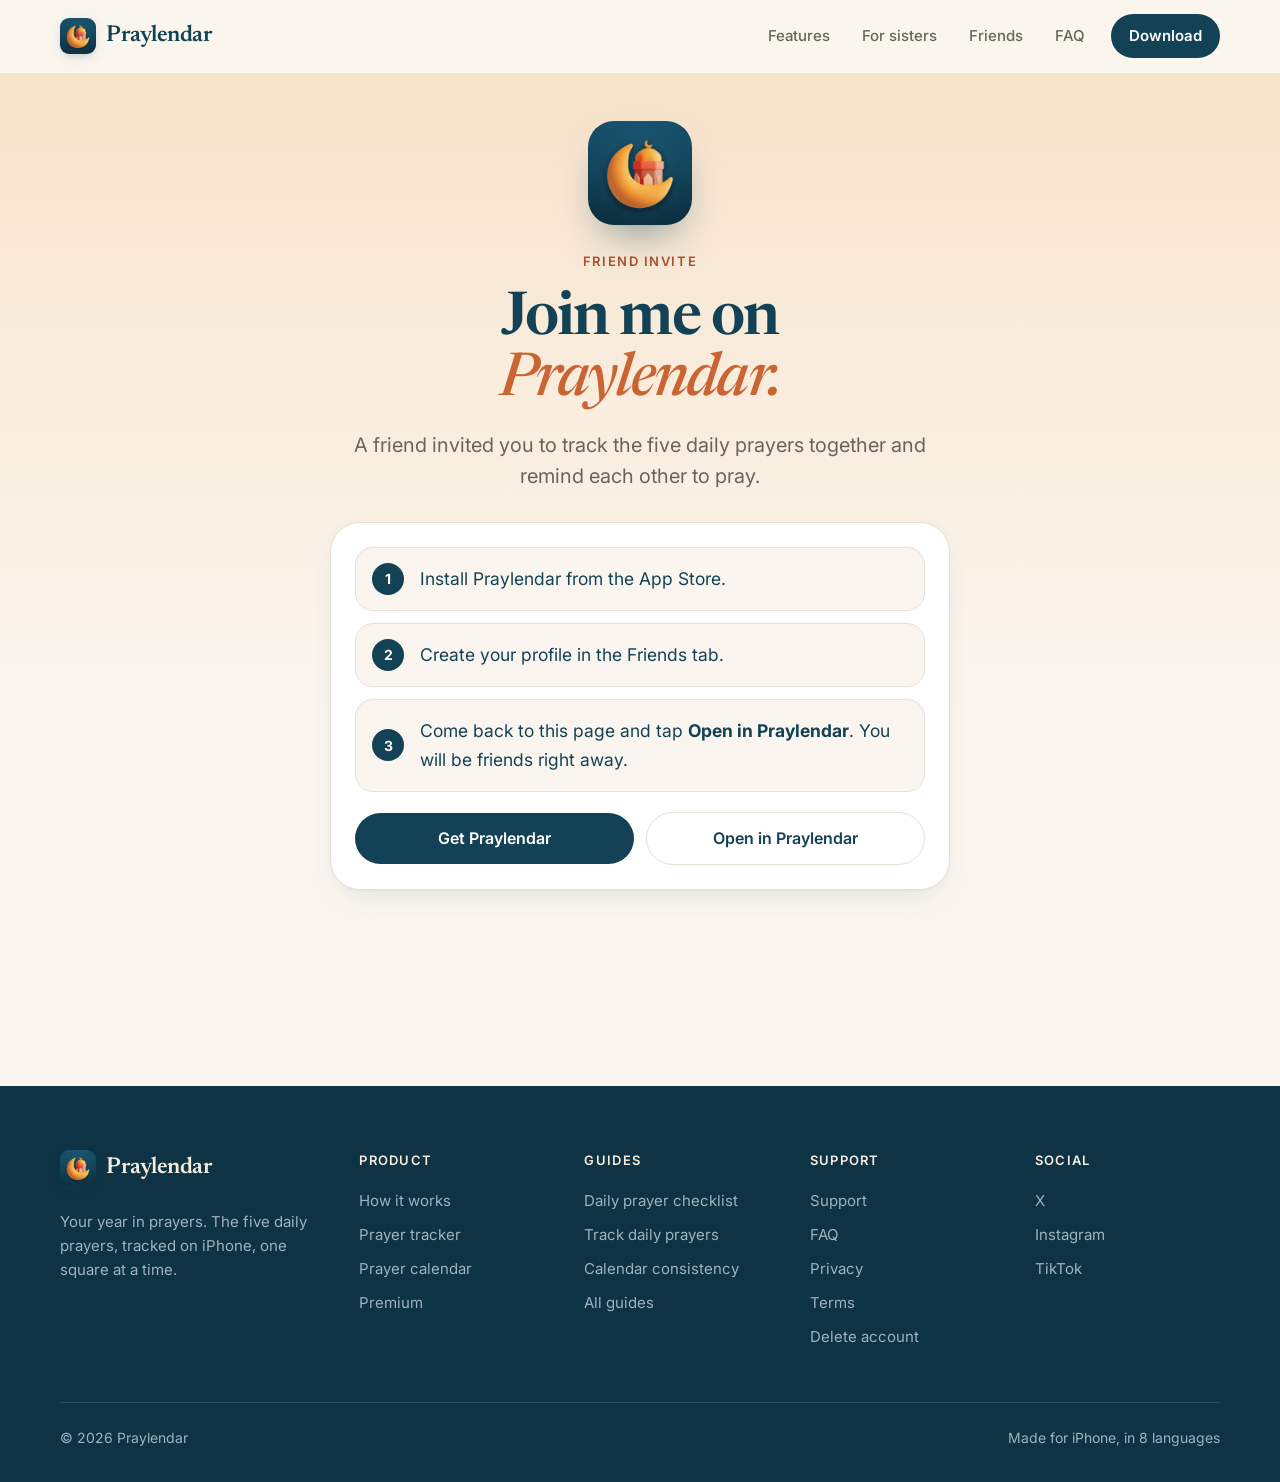
<file: add/index.html>
<!doctype html>
<html lang="en">
<head>
  <meta charset="utf-8"><meta name="viewport" content="width=device-width, initial-scale=1"><meta name="theme-color" content="#FAF6EF">
  <title>Join me on Praylendar</title>
  <meta name="description" content="A friend invited you to Praylendar, the iPhone prayer tracker. Add each other to see your day and remind each other to pray."><meta name="robots" content="noindex, follow">
  <meta property="og:type" content="website"><meta property="og:site_name" content="Praylendar"><meta property="og:title" content="Join me on Praylendar"><meta property="og:description" content="Add me as a friend so we can remind each other to pray."><meta property="og:image" content="https://praylendar.com/images/og-praylendar.jpg">
  <link rel="icon" href="../images/praylendar-icon.png"><link rel="apple-touch-icon" href="../images/apple-touch-icon.png"><link rel="preconnect" href="https://fonts.googleapis.com"><link rel="preconnect" href="https://fonts.gstatic.com" crossorigin><link href="https://fonts.googleapis.com/css2?family=Inter:wght@400;500;600;700&family=Newsreader:ital,opsz,wght@0,6..72,500;0,6..72,600;1,6..72,500&display=swap" rel="stylesheet"><link rel="stylesheet" href="../styles.css?v=2">
</head>
<body>
  <a class="skip-link" href="#main">Skip to content</a>
  <header class="site-header" data-header>
    <div class="container nav-shell">
      <a class="brand" href="../" aria-label="Praylendar home">
        <img src="../images/icon-96.webp" alt="" width="36" height="36">
        <span class="brand-word">Praylendar</span>
      </a>
      <button class="menu-button" type="button" aria-label="Open menu" aria-expanded="false" aria-controls="site-menu" data-menu-button><span></span><span></span></button>
      <nav class="main-nav" id="site-menu" aria-label="Main navigation" data-menu>
        <a href="../#features">Features</a>
        <a href="../#sisters">For sisters</a>
        <a href="../#friends">Friends</a>
        <a href="../faq/">FAQ</a>
        <a class="nav-download" href="https://apps.apple.com/app/id6814939902">Download</a>
      </nav>
    </div>
  </header>
  <main id="main">
    <section class="center-page">
      <div class="container">
        <img class="app-icon" src="../images/praylendar-icon.png" alt="Praylendar app icon" width="104" height="104">
        <p class="eyebrow" style="margin:0">Friend invite</p>
        <h1>Join me on<br><span>Praylendar.</span></h1>
        <p class="lead" data-invite-line>A friend invited you to track the five daily prayers together and remind each other to pray.</p>
        <div class="invite-card prose">
          <ol class="support-steps"><li>Install Praylendar from the App Store.</li><li>Create your profile in the Friends tab.</li><li>Come back to this page and tap <strong>Open in Praylendar</strong>. You will be friends right away.</li></ol>
          <div class="button-row"><a class="primary-button" href="https://apps.apple.com/app/id6814939902">Get Praylendar</a><a class="secondary-button" href="praylendar://add" data-open-link>Open in Praylendar</a></div>
        </div>
      </div>
    </section>
  </main>
  <footer class="site-footer">
    <div class="container">
      <div class="footer-main">
        <div class="footer-brand">
          <a class="brand" href="../">
            <img src="../images/icon-96.webp" alt="" width="36" height="36">
            <span class="brand-word">Praylendar</span>
          </a>
          <p>Your year in prayers. The five daily prayers, tracked on iPhone, one square at a time.</p>
        </div>
        <div class="footer-col"><strong>Product</strong><a href="../how-it-works/">How it works</a><a href="../prayer-tracker/">Prayer tracker</a><a href="../prayer-calendar/">Prayer calendar</a><a href="../#premium">Premium</a></div>
        <div class="footer-col"><strong>Guides</strong><a href="../guides/daily-prayer-checklist/">Daily prayer checklist</a><a href="../guides/track-daily-prayers/">Track daily prayers</a><a href="../guides/prayer-calendar-consistency/">Calendar consistency</a><a href="../guides/">All guides</a></div>
        <div class="footer-col"><strong>Support</strong><a href="../contact/">Support</a><a href="../faq/">FAQ</a><a href="../privacy/">Privacy</a><a href="../terms/">Terms</a><a href="../account-deletion/">Delete account</a></div>
        <div class="footer-col"><strong>Social</strong><a href="https://x.com/praylendar" target="_blank" rel="noopener noreferrer">X</a><a href="https://www.instagram.com/praylendar/" target="_blank" rel="noopener noreferrer">Instagram</a><a href="https://www.tiktok.com/@praylendar" target="_blank" rel="noopener noreferrer">TikTok</a></div>
      </div>
      <div class="footer-bottom"><span>&copy; <span data-year>2026</span> Praylendar</span><span>Made for iPhone, in 8 languages</span></div>
    </div>
  </footer>
  <script src="../script.js?v=2"></script>
  <script>
    (function () {
      var username = (new URLSearchParams(window.location.search).get('u') || '').toLowerCase().replace(/^@/, '');
      if (!/^[a-z0-9_.]{3,20}$/.test(username)) return;
      document.querySelector('[data-open-link]').href = 'praylendar://add?u=' + encodeURIComponent(username);
      document.querySelector('[data-invite-line]').textContent = '@' + username + ' invited you to track the five daily prayers together and remind each other to pray.';
    })();
  </script>
</body>
</html>
</file>
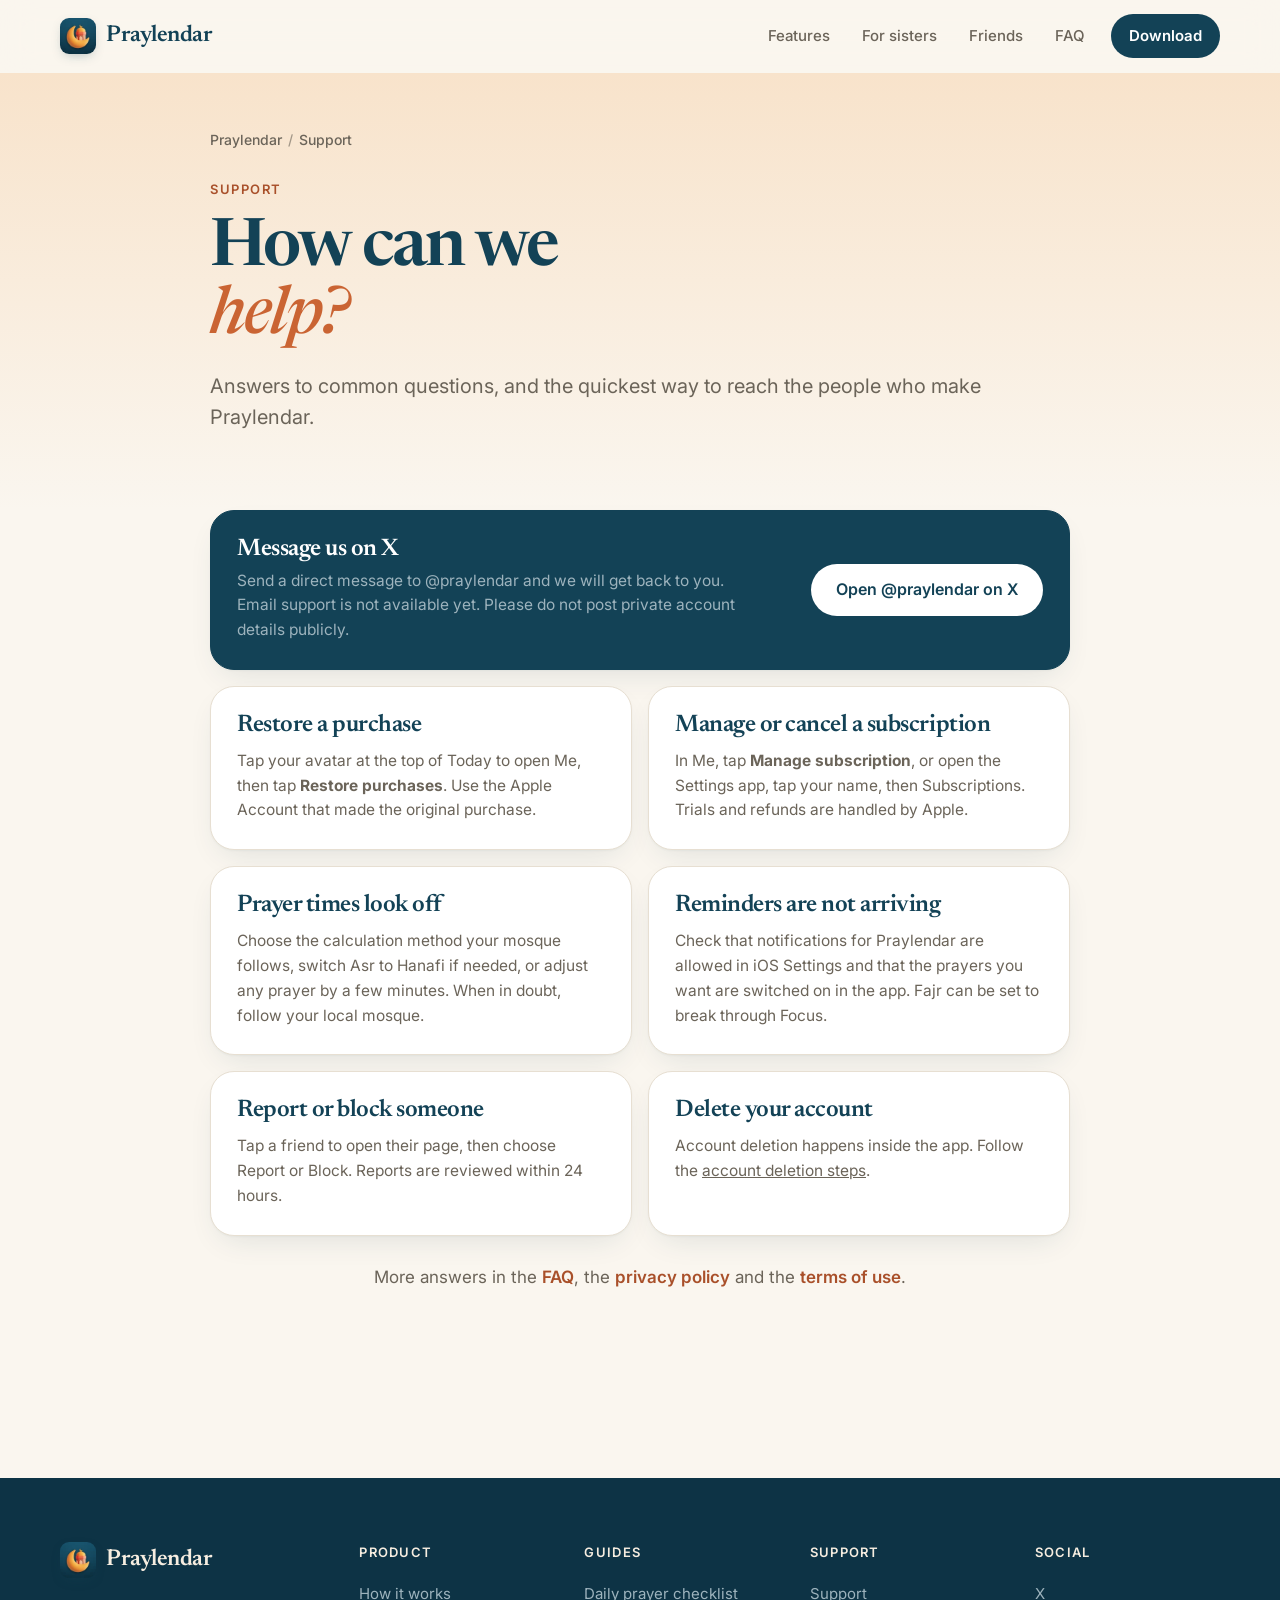
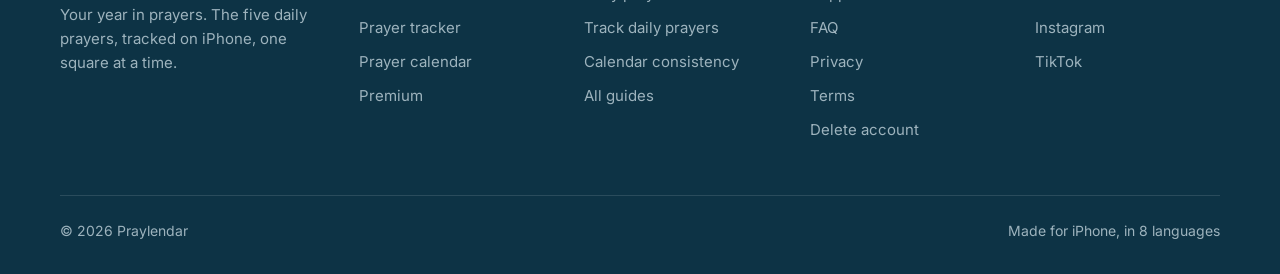
<file: contact/index.html>
<!doctype html>
<html lang="en">
<head>
  <meta charset="utf-8"><meta name="viewport" content="width=device-width, initial-scale=1"><meta name="theme-color" content="#FAF6EF">
  <title>Praylendar Support | Contact and Help</title>
  <meta name="description" content="Get help with Praylendar: contact @praylendar on X, restore purchases, manage your subscription, fix prayer times and reminders, report someone or delete your account.">
  <meta name="robots" content="index, follow"><link rel="canonical" href="https://praylendar.com/contact/">
  <meta property="og:type" content="website"><meta property="og:site_name" content="Praylendar"><meta property="og:title" content="Praylendar Support"><meta property="og:description" content="Contact Praylendar and find answers to common questions."><meta property="og:url" content="https://praylendar.com/contact/"><meta property="og:image" content="https://praylendar.com/images/og-praylendar.jpg">
  <link rel="icon" href="../images/praylendar-icon.png"><link rel="apple-touch-icon" href="../images/apple-touch-icon.png"><link rel="preconnect" href="https://fonts.googleapis.com"><link rel="preconnect" href="https://fonts.gstatic.com" crossorigin><link href="https://fonts.googleapis.com/css2?family=Inter:wght@400;500;600;700&family=Newsreader:ital,opsz,wght@0,6..72,500;0,6..72,600;1,6..72,500&display=swap" rel="stylesheet"><link rel="stylesheet" href="../styles.css?v=2">
  <script type="application/ld+json">{"@context":"https://schema.org","@type":"ContactPage","name":"Praylendar Support","url":"https://praylendar.com/contact/","isPartOf":{"@type":"WebSite","name":"Praylendar","url":"https://praylendar.com/"}}</script>
</head>
<body>
  <a class="skip-link" href="#main">Skip to content</a>
  <header class="site-header" data-header>
    <div class="container nav-shell">
      <a class="brand" href="../" aria-label="Praylendar home">
        <img src="../images/icon-96.webp" alt="" width="36" height="36">
        <span class="brand-word">Praylendar</span>
      </a>
      <button class="menu-button" type="button" aria-label="Open menu" aria-expanded="false" aria-controls="site-menu" data-menu-button><span></span><span></span></button>
      <nav class="main-nav" id="site-menu" aria-label="Main navigation" data-menu>
        <a href="../#features">Features</a>
        <a href="../#sisters">For sisters</a>
        <a href="../#friends">Friends</a>
        <a href="../faq/">FAQ</a>
        <a class="nav-download" href="https://apps.apple.com/app/id6814939902">Download</a>
      </nav>
    </div>
  </header>
  <main id="main">
    <section class="page-hero">
      <div class="container">
        <nav class="breadcrumb" aria-label="Breadcrumb"><a href="../">Praylendar</a><span aria-hidden="true">/</span><span aria-current="page">Support</span></nav>
        <p class="eyebrow">Support</p>
        <h1>How can we<br><span>help?</span></h1>
        <p class="lead">Answers to common questions, and the quickest way to reach the people who make Praylendar.</p>
      </div>
    </section>
    <section class="split-section" style="padding-top:0">
      <div class="container prose-wrap">
        <div class="support-grid">
          <article class="support-card primary"><div><h2>Message us on X</h2><p>Send a direct message to @praylendar and we will get back to you. Email support is not available yet. Please do not post private account details publicly.</p></div><a class="secondary-button" href="https://x.com/praylendar" target="_blank" rel="noopener noreferrer">Open @praylendar on X</a></article>
          <article class="support-card"><h2>Restore a purchase</h2><p>Tap your avatar at the top of Today to open Me, then tap <strong>Restore purchases</strong>. Use the Apple Account that made the original purchase.</p></article><article class="support-card"><h2>Manage or cancel a subscription</h2><p>In Me, tap <strong>Manage subscription</strong>, or open the Settings app, tap your name, then Subscriptions. Trials and refunds are handled by Apple.</p></article><article class="support-card"><h2>Prayer times look off</h2><p>Choose the calculation method your mosque follows, switch Asr to Hanafi if needed, or adjust any prayer by a few minutes. When in doubt, follow your local mosque.</p></article><article class="support-card"><h2>Reminders are not arriving</h2><p>Check that notifications for Praylendar are allowed in iOS Settings and that the prayers you want are switched on in the app. Fajr can be set to break through Focus.</p></article><article class="support-card"><h2>Report or block someone</h2><p>Tap a friend to open their page, then choose Report or Block. Reports are reviewed within 24 hours.</p></article><article class="support-card"><h2>Delete your account</h2><p>Account deletion happens inside the app. Follow the <a href="../account-deletion/">account deletion steps</a>.</p></article>
        </div>
        <p class="faq-more muted">More answers in the <a class="text-link" href="../faq/">FAQ</a>, the <a class="text-link" href="../privacy/">privacy policy</a> and the <a class="text-link" href="../terms/">terms of use</a>.</p>
      </div>
    </section>
  </main>
  <footer class="site-footer">
    <div class="container">
      <div class="footer-main">
        <div class="footer-brand">
          <a class="brand" href="../">
            <img src="../images/icon-96.webp" alt="" width="36" height="36">
            <span class="brand-word">Praylendar</span>
          </a>
          <p>Your year in prayers. The five daily prayers, tracked on iPhone, one square at a time.</p>
        </div>
        <div class="footer-col"><strong>Product</strong><a href="../how-it-works/">How it works</a><a href="../prayer-tracker/">Prayer tracker</a><a href="../prayer-calendar/">Prayer calendar</a><a href="../#premium">Premium</a></div>
        <div class="footer-col"><strong>Guides</strong><a href="../guides/daily-prayer-checklist/">Daily prayer checklist</a><a href="../guides/track-daily-prayers/">Track daily prayers</a><a href="../guides/prayer-calendar-consistency/">Calendar consistency</a><a href="../guides/">All guides</a></div>
        <div class="footer-col"><strong>Support</strong><a href="../contact/">Support</a><a href="../faq/">FAQ</a><a href="../privacy/">Privacy</a><a href="../terms/">Terms</a><a href="../account-deletion/">Delete account</a></div>
        <div class="footer-col"><strong>Social</strong><a href="https://x.com/praylendar" target="_blank" rel="noopener noreferrer">X</a><a href="https://www.instagram.com/praylendar/" target="_blank" rel="noopener noreferrer">Instagram</a><a href="https://www.tiktok.com/@praylendar" target="_blank" rel="noopener noreferrer">TikTok</a></div>
      </div>
      <div class="footer-bottom"><span>&copy; <span data-year>2026</span> Praylendar</span><span>Made for iPhone, in 8 languages</span></div>
    </div>
  </footer>
  <script src="../script.js?v=2"></script>
</body>
</html>
</file>
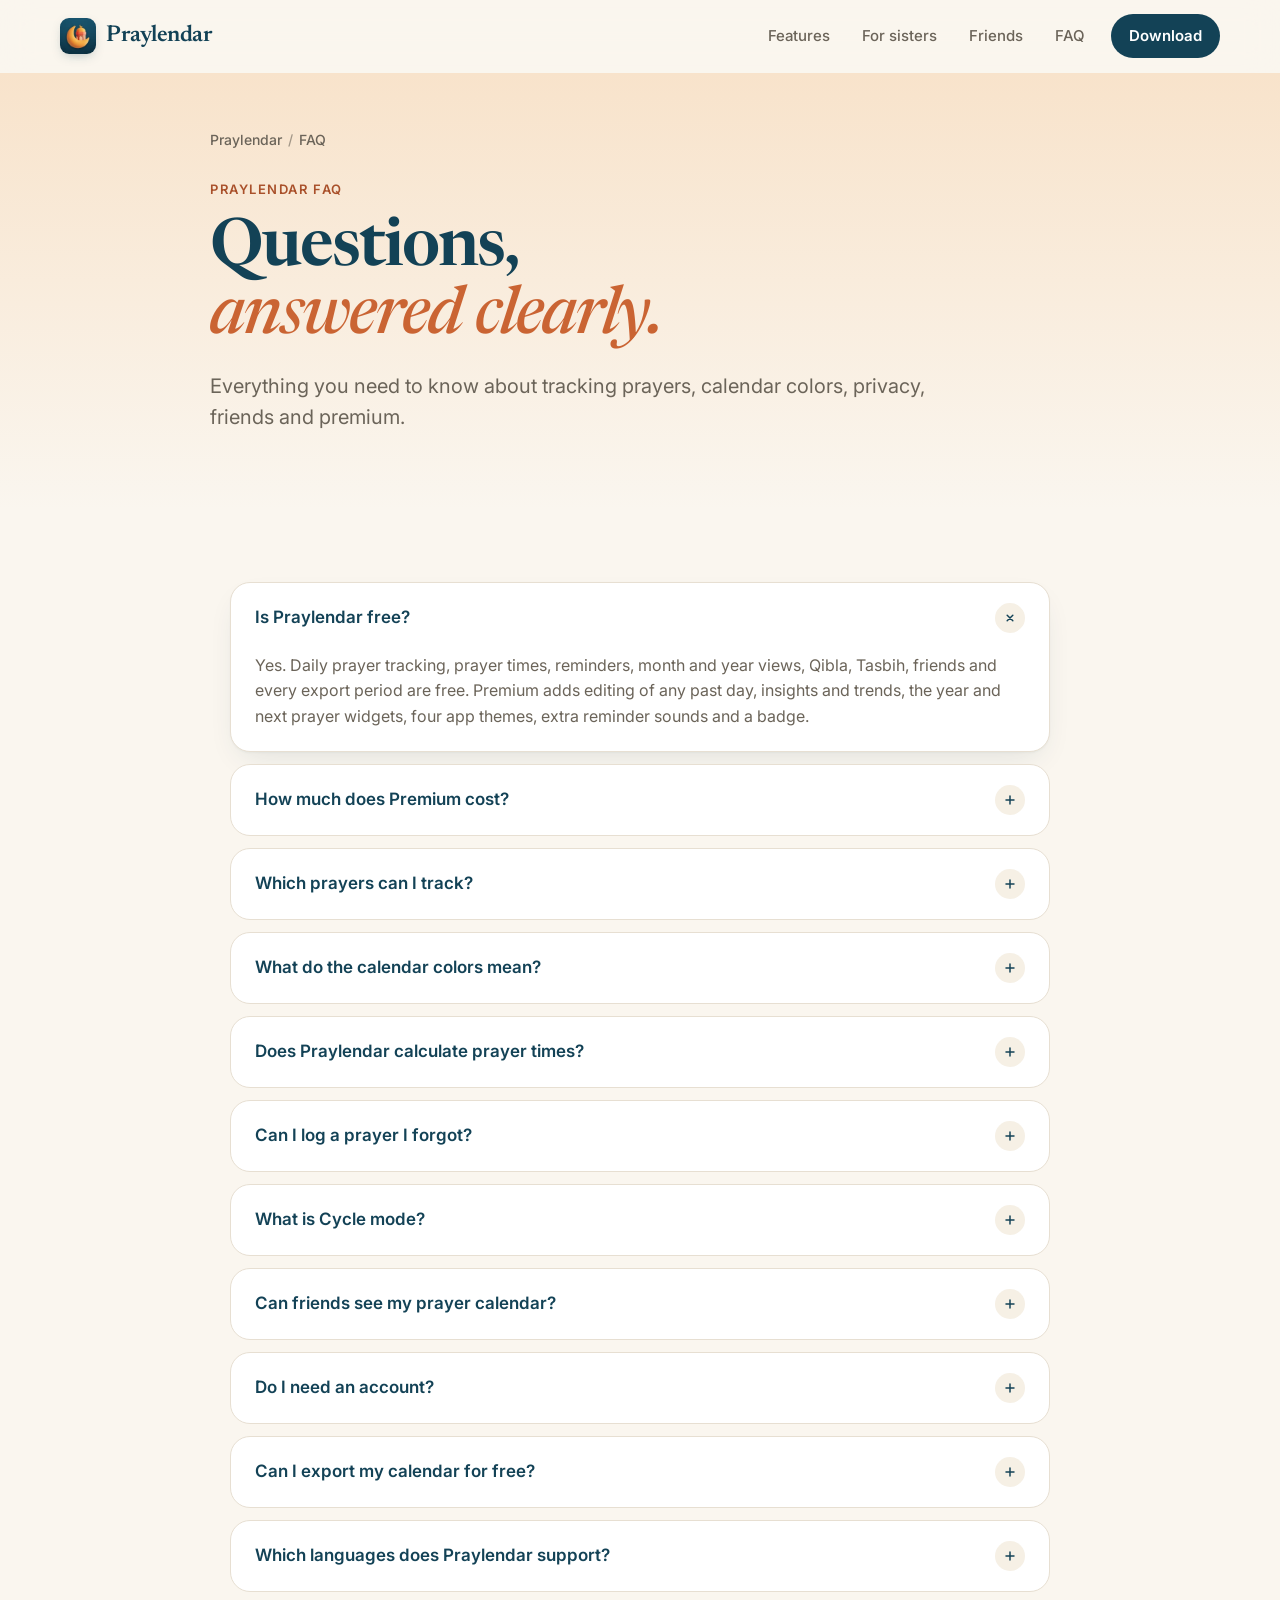
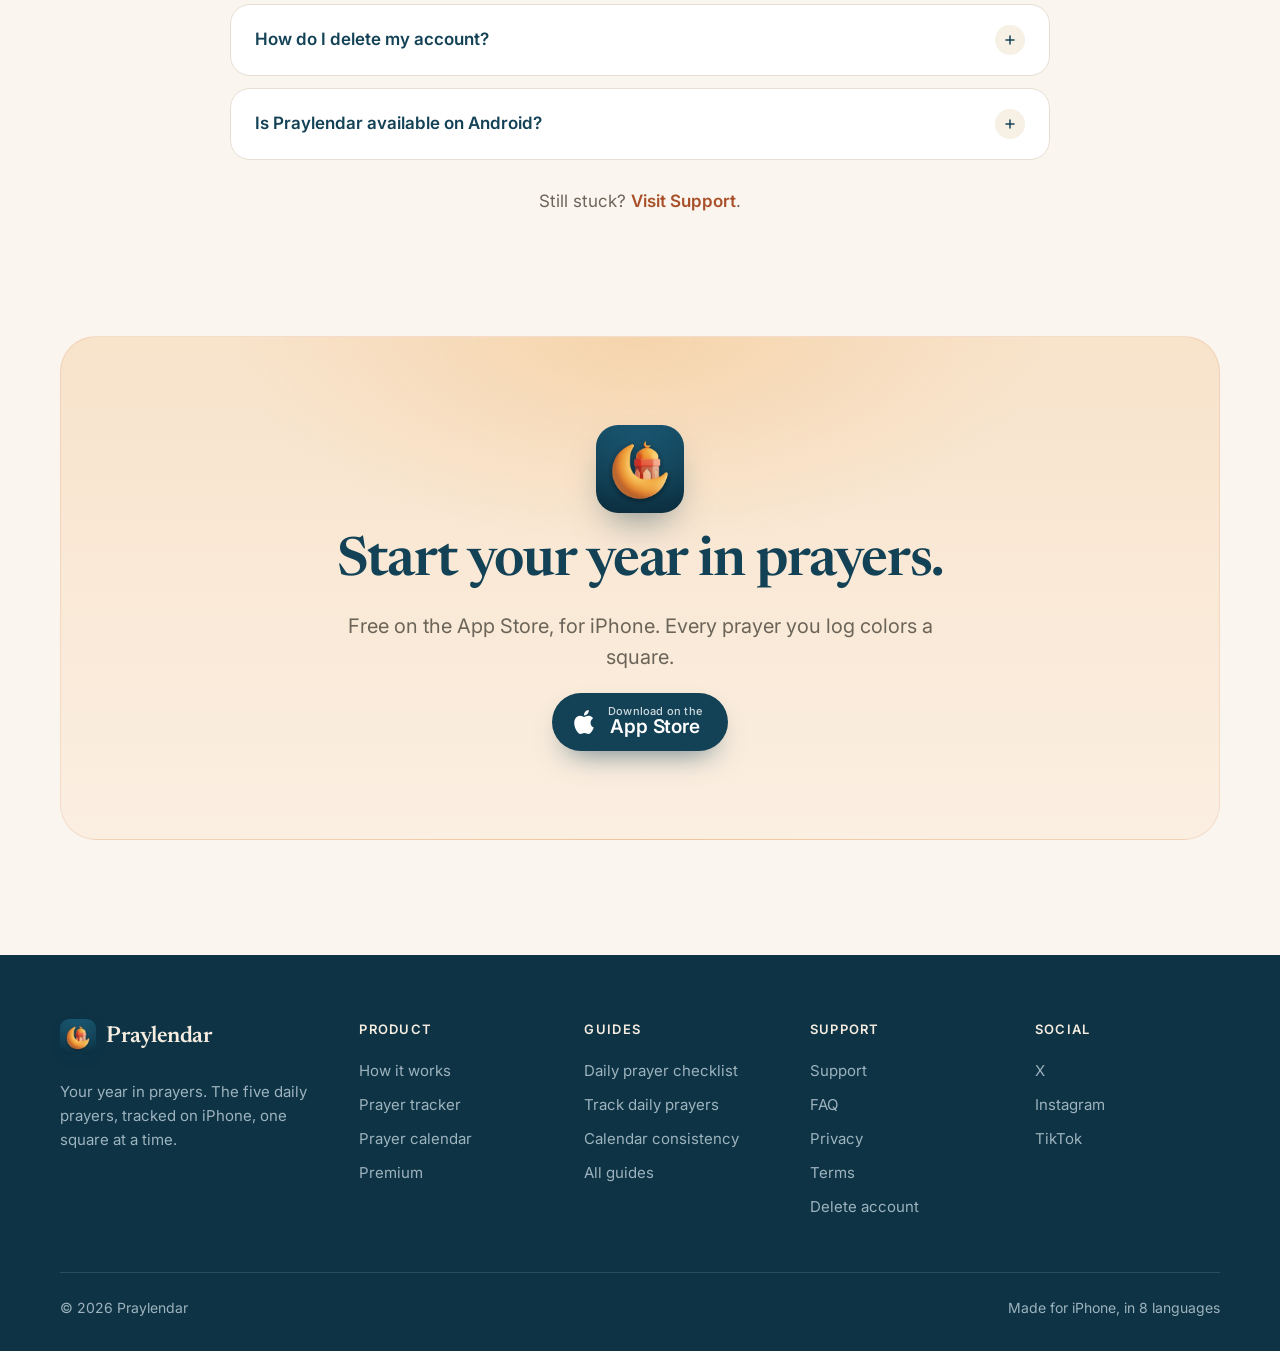
<file: faq/index.html>
<!doctype html>
<html lang="en">
<head>
  <meta charset="utf-8"><meta name="viewport" content="width=device-width, initial-scale=1"><meta name="theme-color" content="#FAF6EF"><title>Praylendar FAQ | Prayer Tracking, Privacy and Premium</title><meta name="description" content="Answers about Praylendar prayer tracking, the color calendar, exports, reminders, privacy, friends, premium and iPhone availability."><meta name="robots" content="index, follow"><link rel="canonical" href="https://praylendar.com/faq/"><meta property="og:type" content="website"><meta property="og:site_name" content="Praylendar"><meta property="og:title" content="Praylendar FAQ"><meta property="og:description" content="Questions about prayer tracking, privacy, exports and premium."><meta property="og:url" content="https://praylendar.com/faq/"><meta property="og:image" content="https://praylendar.com/images/og-praylendar.jpg"><link rel="icon" href="../images/praylendar-icon.png"><link rel="apple-touch-icon" href="../images/apple-touch-icon.png"><link rel="preconnect" href="https://fonts.googleapis.com"><link rel="preconnect" href="https://fonts.gstatic.com" crossorigin><link href="https://fonts.googleapis.com/css2?family=Inter:wght@400;500;600;700&family=Newsreader:ital,opsz,wght@0,6..72,500;0,6..72,600;1,6..72,500&display=swap" rel="stylesheet"><link rel="stylesheet" href="../styles.css?v=2">
<script type="application/ld+json">{"@context": "https://schema.org", "@type": "FAQPage", "mainEntity": [{"@type": "Question", "name": "Is Praylendar free?", "acceptedAnswer": {"@type": "Answer", "text": "Yes. Daily prayer tracking, prayer times, reminders, month and year views, Qibla, Tasbih, friends and every export period are free. Premium adds editing of any past day, insights and trends, the year and next prayer widgets, four app themes, extra reminder sounds and a badge."}}, {"@type": "Question", "name": "How much does Premium cost?", "acceptedAnswer": {"@type": "Answer", "text": "Premium is $4.99 a month, $29.99 a year with a 7-day free trial, or $59.99 once for lifetime access. Local prices are shown in the App Store."}}, {"@type": "Question", "name": "Which prayers can I track?", "acceptedAnswer": {"@type": "Answer", "text": "Praylendar tracks the five daily prayers: Fajr, Dhuhr, Asr, Maghrib and Isha."}}, {"@type": "Question", "name": "What do the calendar colors mean?", "acceptedAnswer": {"@type": "Answer", "text": "Each day deepens in shade from zero to four completed prayers, and a day with all five turns gold. Cycle days are hatched and are never counted as missed."}}, {"@type": "Question", "name": "Does Praylendar calculate prayer times?", "acceptedAnswer": {"@type": "Answer", "text": "Yes. Praylendar calculates prayer times on your iPhone for your city, with the calculation method suggested for your country, and can remind you at prayer time or 5 to 30 minutes before. You can change the method or adjust each time by a few minutes. Your location is not sent to Praylendar's servers."}}, {"@type": "Question", "name": "Can I log a prayer I forgot?", "acceptedAnswer": {"@type": "Answer", "text": "Yes. Log it the next day and it is marked as made up. It still counts."}}, {"@type": "Question", "name": "What is Cycle mode?", "acceptedAnswer": {"@type": "Answer", "text": "Cycle mode lets sisters mark the days when prayer is not required. Those days are never counted as missed, your streak waits for you, and they stay on your phone."}}, {"@type": "Question", "name": "Can friends see my prayer calendar?", "acceptedAnswer": {"@type": "Answer", "text": "No. Your full calendar remains private. Friends you add can see your profile and a simple daily prayer count, and can send you a one-tap reminder to pray. There is no chat."}}, {"@type": "Question", "name": "Do I need an account?", "acceptedAnswer": {"@type": "Answer", "text": "No account is required for the prayer tracker. Sign in with Apple is used only when you want a profile and friends."}}, {"@type": "Question", "name": "Can I export my calendar for free?", "acceptedAnswer": {"@type": "Answer", "text": "Yes. Week, month, 90-day, goal and annual prayer cards and stories are available to free users, in eight languages."}}, {"@type": "Question", "name": "Which languages does Praylendar support?", "acceptedAnswer": {"@type": "Answer", "text": "English, French, Arabic, Spanish, Turkish, Indonesian, Malay and Urdu."}}, {"@type": "Question", "name": "How do I delete my account?", "acceptedAnswer": {"@type": "Answer", "text": "Open your profile in the app and choose Delete account, or follow the steps on the account deletion page."}}, {"@type": "Question", "name": "Is Praylendar available on Android?", "acceptedAnswer": {"@type": "Answer", "text": "Praylendar is being built for iPhone first. There is no Android release yet."}}]}</script>
</head>
<body>
  <a class="skip-link" href="#main">Skip to content</a>
  <header class="site-header" data-header>
    <div class="container nav-shell">
      <a class="brand" href="../" aria-label="Praylendar home">
        <img src="../images/icon-96.webp" alt="" width="36" height="36">
        <span class="brand-word">Praylendar</span>
      </a>
      <button class="menu-button" type="button" aria-label="Open menu" aria-expanded="false" aria-controls="site-menu" data-menu-button><span></span><span></span></button>
      <nav class="main-nav" id="site-menu" aria-label="Main navigation" data-menu>
        <a href="../#features">Features</a>
        <a href="../#sisters">For sisters</a>
        <a href="../#friends">Friends</a>
        <a href="../faq/">FAQ</a>
        <a class="nav-download" href="https://apps.apple.com/app/id6814939902">Download</a>
      </nav>
    </div>
  </header>
  <main id="main">
    <section class="page-hero">
      <div class="container">
        <nav class="breadcrumb" aria-label="Breadcrumb"><a href="../">Praylendar</a><span aria-hidden="true">/</span><span aria-current="page">FAQ</span></nav>
        <p class="eyebrow">Praylendar FAQ</p>
        <h1>Questions,<br><span>answered clearly.</span></h1>
        <p class="lead">Everything you need to know about tracking prayers, calendar colors, privacy, friends and premium.</p>
      </div>
    </section>
    <section class="split-section">
      <div class="container">
        <div class="faq-list">
          <details class="faq-item" open><summary>Is Praylendar free?</summary><div class="faq-answer"><p>Yes. Daily prayer tracking, prayer times, reminders, month and year views, Qibla, Tasbih, friends and every export period are free. Premium adds editing of any past day, insights and trends, the year and next prayer widgets, four app themes, extra reminder sounds and a badge.</p></div></details>
          <details class="faq-item"><summary>How much does Premium cost?</summary><div class="faq-answer"><p>Premium is $4.99 a month, $29.99 a year with a 7-day free trial, or $59.99 once for lifetime access. Local prices are shown in the App Store.</p></div></details>
          <details class="faq-item"><summary>Which prayers can I track?</summary><div class="faq-answer"><p>Praylendar tracks the five daily prayers: Fajr, Dhuhr, Asr, Maghrib and Isha.</p></div></details>
          <details class="faq-item"><summary>What do the calendar colors mean?</summary><div class="faq-answer"><p>Each day deepens in shade from zero to four completed prayers, and a day with all five turns gold. Cycle days are hatched and are never counted as missed.</p></div></details>
          <details class="faq-item"><summary>Does Praylendar calculate prayer times?</summary><div class="faq-answer"><p>Yes. Praylendar calculates prayer times on your iPhone for your city, with the calculation method suggested for your country, and can remind you at prayer time or 5 to 30 minutes before. You can change the method or adjust each time by a few minutes. Your location is not sent to Praylendar's servers.</p></div></details>
          <details class="faq-item"><summary>Can I log a prayer I forgot?</summary><div class="faq-answer"><p>Yes. Log it the next day and it is marked as made up. It still counts.</p></div></details>
          <details class="faq-item"><summary>What is Cycle mode?</summary><div class="faq-answer"><p>Cycle mode lets sisters mark the days when prayer is not required. Those days are never counted as missed, your streak waits for you, and they stay on your phone.</p></div></details>
          <details class="faq-item"><summary>Can friends see my prayer calendar?</summary><div class="faq-answer"><p>No. Your full calendar remains private. Friends you add can see your profile and a simple daily prayer count, and can send you a one-tap reminder to pray. There is no chat.</p></div></details>
          <details class="faq-item"><summary>Do I need an account?</summary><div class="faq-answer"><p>No account is required for the prayer tracker. Sign in with Apple is used only when you want a profile and friends.</p></div></details>
          <details class="faq-item"><summary>Can I export my calendar for free?</summary><div class="faq-answer"><p>Yes. Week, month, 90-day, goal and annual prayer cards and stories are available to free users, in eight languages.</p></div></details>
          <details class="faq-item"><summary>Which languages does Praylendar support?</summary><div class="faq-answer"><p>English, French, Arabic, Spanish, Turkish, Indonesian, Malay and Urdu.</p></div></details>
          <details class="faq-item"><summary>How do I delete my account?</summary><div class="faq-answer"><p>Open your profile in the app and choose Delete account, or follow the steps on the <a href="../account-deletion/">account deletion page</a>.</p></div></details>
          <details class="faq-item"><summary>Is Praylendar available on Android?</summary><div class="faq-answer"><p>Praylendar is being built for iPhone first. There is no Android release yet.</p></div></details>
        </div>
        <p class="faq-more muted">Still stuck? <a class="text-link" href="../contact/">Visit Support</a>.</p>
      </div>
    </section>
    <section class="cta-section" id="download">
      <div class="container">
        <div class="cta-card">
          <img src="../images/praylendar-icon.png" alt="Praylendar app icon" width="88" height="88" loading="lazy">
          <h2>Start your year in prayers.</h2>
          <p class="lead">Free on the App Store, for iPhone. Every prayer you log colors a square.</p>
          <a class="app-store-button" href="https://apps.apple.com/app/id6814939902"><svg viewBox="0 0 24 24" aria-hidden="true"><path d="M12.152 6.896c-.948 0-2.415-1.078-3.96-1.04-2.04.027-3.91 1.183-4.961 3.014-2.117 3.675-.546 9.103 1.519 12.09 1.013 1.454 2.208 3.09 3.792 3.039 1.52-.065 2.09-.987 3.935-.987 1.831 0 2.35.987 3.96.948 1.637-.026 2.676-1.48 3.676-2.948 1.156-1.688 1.636-3.325 1.662-3.415-.039-.013-3.182-1.221-3.22-4.857-.026-3.04 2.48-4.494 2.597-4.559-1.429-2.09-3.623-2.324-4.39-2.376-2-.156-3.675 1.09-4.61 1.09zM15.53 3.83c.843-1.012 1.4-2.427 1.245-3.83-1.207.052-2.662.805-3.532 1.818-.78.896-1.454 2.338-1.273 3.714 1.338.104 2.715-.688 3.559-1.701"/></svg><span><small>Download on the</small>App Store</span></a>
        </div>
      </div>
    </section>
  </main>
  <footer class="site-footer">
    <div class="container">
      <div class="footer-main">
        <div class="footer-brand">
          <a class="brand" href="../">
            <img src="../images/icon-96.webp" alt="" width="36" height="36">
            <span class="brand-word">Praylendar</span>
          </a>
          <p>Your year in prayers. The five daily prayers, tracked on iPhone, one square at a time.</p>
        </div>
        <div class="footer-col"><strong>Product</strong><a href="../how-it-works/">How it works</a><a href="../prayer-tracker/">Prayer tracker</a><a href="../prayer-calendar/">Prayer calendar</a><a href="../#premium">Premium</a></div>
        <div class="footer-col"><strong>Guides</strong><a href="../guides/daily-prayer-checklist/">Daily prayer checklist</a><a href="../guides/track-daily-prayers/">Track daily prayers</a><a href="../guides/prayer-calendar-consistency/">Calendar consistency</a><a href="../guides/">All guides</a></div>
        <div class="footer-col"><strong>Support</strong><a href="../contact/">Support</a><a href="../faq/">FAQ</a><a href="../privacy/">Privacy</a><a href="../terms/">Terms</a><a href="../account-deletion/">Delete account</a></div>
        <div class="footer-col"><strong>Social</strong><a href="https://x.com/praylendar" target="_blank" rel="noopener noreferrer">X</a><a href="https://www.instagram.com/praylendar/" target="_blank" rel="noopener noreferrer">Instagram</a><a href="https://www.tiktok.com/@praylendar" target="_blank" rel="noopener noreferrer">TikTok</a></div>
      </div>
      <div class="footer-bottom"><span>&copy; <span data-year>2026</span> Praylendar</span><span>Made for iPhone, in 8 languages</span></div>
    </div>
  </footer>
  <script src="../script.js?v=2"></script>
</body>
</html>
</file>
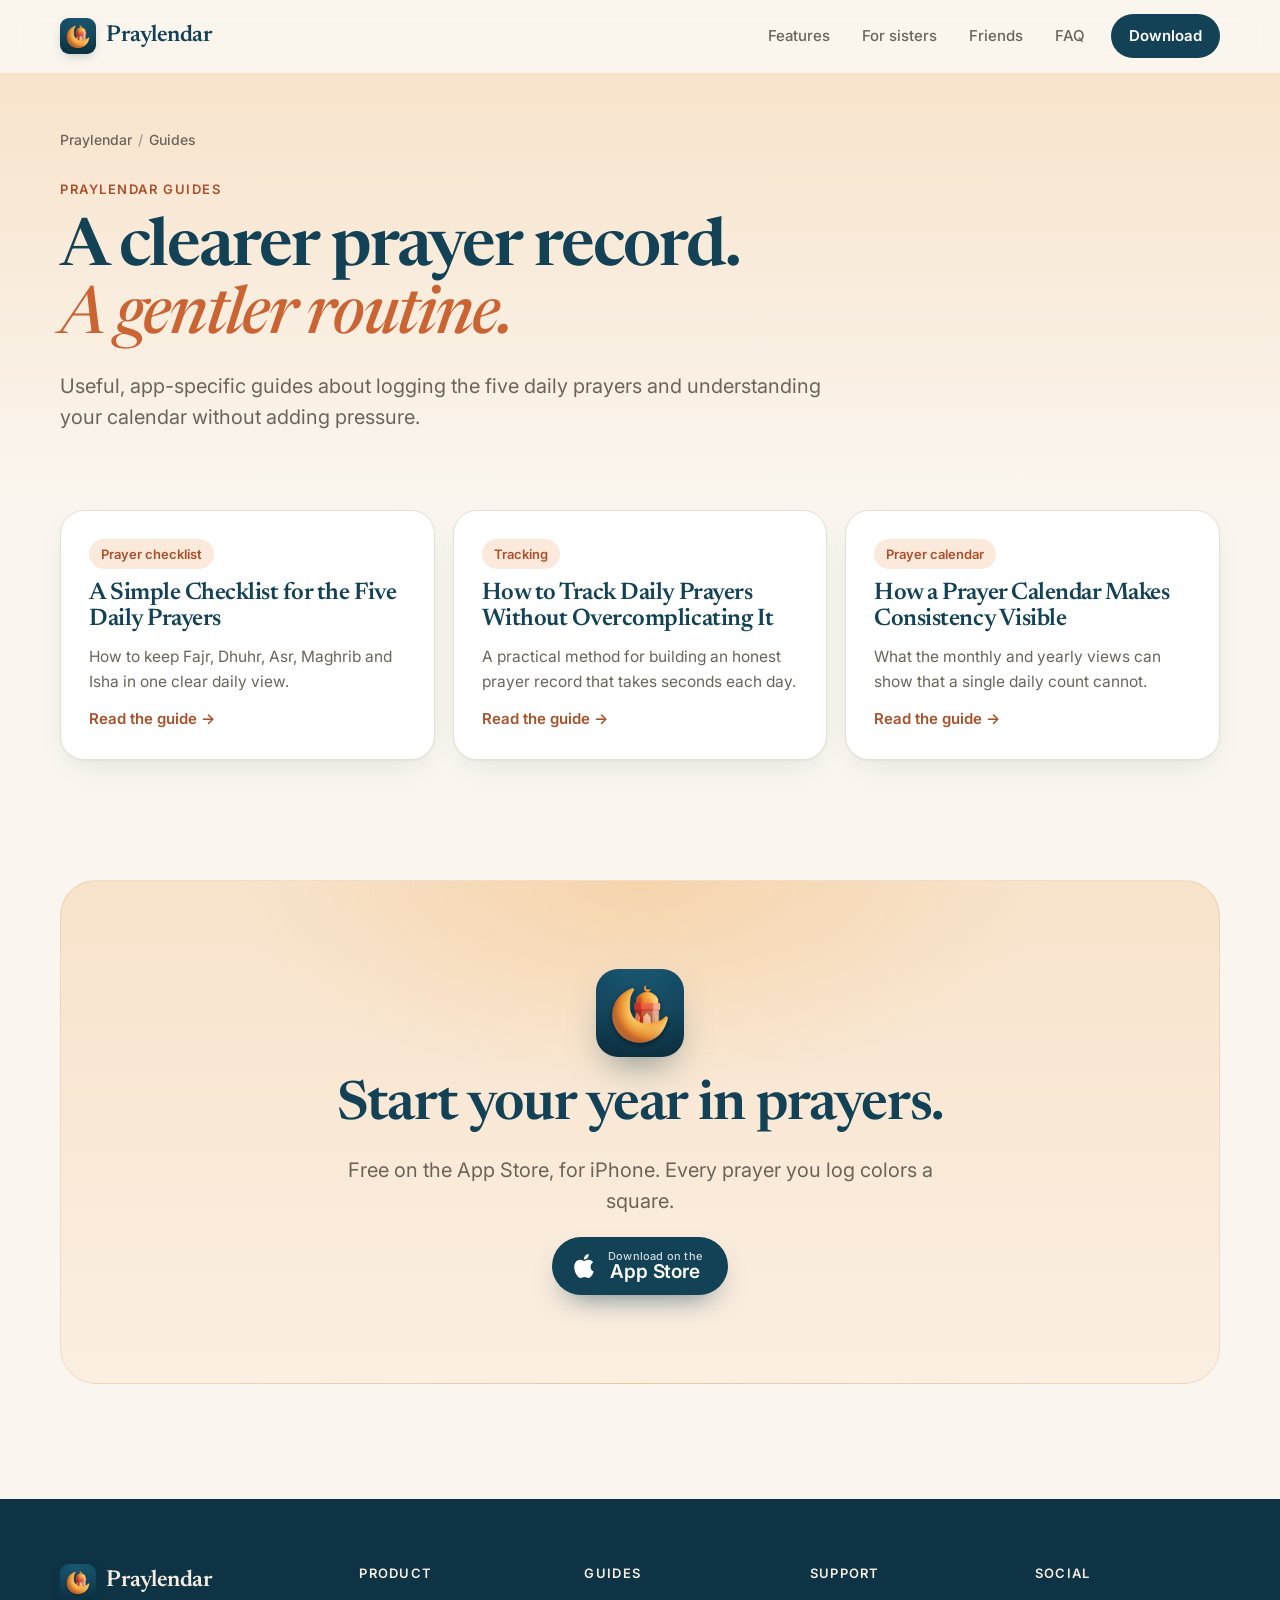
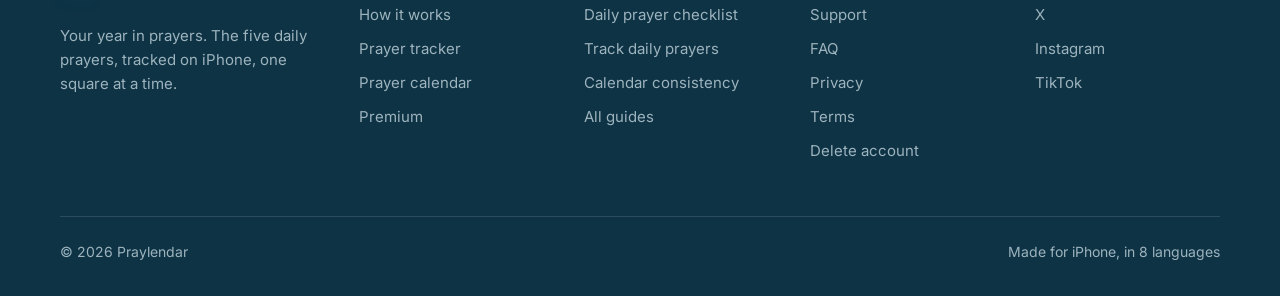
<file: guides/index.html>
<!doctype html>
<html lang="en">
<head>
  <meta charset="utf-8"><meta name="viewport" content="width=device-width, initial-scale=1"><meta name="theme-color" content="#FAF6EF"><title>Praylendar Guides | Daily Prayer Tracking and Prayer Calendars</title><meta name="description" content="Practical Praylendar guides for building a daily prayer checklist, tracking the five prayers and reading a color-coded prayer calendar."><meta name="robots" content="index, follow, max-image-preview:large"><link rel="canonical" href="https://praylendar.com/guides/"><meta property="og:type" content="website"><meta property="og:site_name" content="Praylendar"><meta property="og:title" content="Praylendar Prayer Tracking Guides"><meta property="og:description" content="Simple guides for prayer checklists, tracking and visual consistency."><meta property="og:url" content="https://praylendar.com/guides/"><meta property="og:image" content="https://praylendar.com/images/og-praylendar.jpg"><link rel="icon" href="../images/praylendar-icon.png"><link rel="apple-touch-icon" href="../images/apple-touch-icon.png"><link rel="preconnect" href="https://fonts.googleapis.com"><link rel="preconnect" href="https://fonts.gstatic.com" crossorigin><link href="https://fonts.googleapis.com/css2?family=Inter:wght@400;500;600;700&family=Newsreader:ital,opsz,wght@0,6..72,500;0,6..72,600;1,6..72,500&display=swap" rel="stylesheet"><link rel="stylesheet" href="../styles.css?v=2"><script type="application/ld+json">{"@context":"https://schema.org","@type":"CollectionPage","name":"Praylendar Guides","url":"https://praylendar.com/guides/","description":"Guides about daily prayer tracking and prayer calendars.","isPartOf":{"@type":"WebSite","name":"Praylendar","url":"https://praylendar.com/"}}</script>
</head>
<body>
  <a class="skip-link" href="#main">Skip to content</a>
  <header class="site-header" data-header>
    <div class="container nav-shell">
      <a class="brand" href="../" aria-label="Praylendar home">
        <img src="../images/icon-96.webp" alt="" width="36" height="36">
        <span class="brand-word">Praylendar</span>
      </a>
      <button class="menu-button" type="button" aria-label="Open menu" aria-expanded="false" aria-controls="site-menu" data-menu-button><span></span><span></span></button>
      <nav class="main-nav" id="site-menu" aria-label="Main navigation" data-menu>
        <a href="../#features">Features</a>
        <a href="../#sisters">For sisters</a>
        <a href="../#friends">Friends</a>
        <a href="../faq/">FAQ</a>
        <a class="nav-download" href="https://apps.apple.com/app/id6814939902">Download</a>
      </nav>
    </div>
  </header>
  <main id="main">
    <section class="page-hero wide">
      <div class="container">
        <nav class="breadcrumb" aria-label="Breadcrumb"><a href="../">Praylendar</a><span aria-hidden="true">/</span><span aria-current="page">Guides</span></nav>
        <p class="eyebrow">Praylendar guides</p>
        <h1>A clearer prayer record.<br><span>A gentler routine.</span></h1>
        <p class="lead">Useful, app-specific guides about logging the five daily prayers and understanding your calendar without adding pressure.</p>
      </div>
    </section>
    <section class="split-section" style="padding-top:0">
      <div class="container">
        <div class="guide-grid">
          <a class="guide-card" href="daily-prayer-checklist/"><span class="pill guide-tag">Prayer checklist</span><h2>A Simple Checklist for the Five Daily Prayers</h2><p>How to keep Fajr, Dhuhr, Asr, Maghrib and Isha in one clear daily view.</p><b>Read the guide &#8594;</b></a>
          <a class="guide-card" href="track-daily-prayers/"><span class="pill guide-tag">Tracking</span><h2>How to Track Daily Prayers Without Overcomplicating It</h2><p>A practical method for building an honest prayer record that takes seconds each day.</p><b>Read the guide &#8594;</b></a>
          <a class="guide-card" href="prayer-calendar-consistency/"><span class="pill guide-tag">Prayer calendar</span><h2>How a Prayer Calendar Makes Consistency Visible</h2><p>What the monthly and yearly views can show that a single daily count cannot.</p><b>Read the guide &#8594;</b></a>
        </div>
      </div>
    </section>
    <section class="cta-section" id="download">
      <div class="container">
        <div class="cta-card">
          <img src="../images/praylendar-icon.png" alt="Praylendar app icon" width="88" height="88" loading="lazy">
          <h2>Start your year in prayers.</h2>
          <p class="lead">Free on the App Store, for iPhone. Every prayer you log colors a square.</p>
          <a class="app-store-button" href="https://apps.apple.com/app/id6814939902"><svg viewBox="0 0 24 24" aria-hidden="true"><path d="M12.152 6.896c-.948 0-2.415-1.078-3.96-1.04-2.04.027-3.91 1.183-4.961 3.014-2.117 3.675-.546 9.103 1.519 12.09 1.013 1.454 2.208 3.09 3.792 3.039 1.52-.065 2.09-.987 3.935-.987 1.831 0 2.35.987 3.96.948 1.637-.026 2.676-1.48 3.676-2.948 1.156-1.688 1.636-3.325 1.662-3.415-.039-.013-3.182-1.221-3.22-4.857-.026-3.04 2.48-4.494 2.597-4.559-1.429-2.09-3.623-2.324-4.39-2.376-2-.156-3.675 1.09-4.61 1.09zM15.53 3.83c.843-1.012 1.4-2.427 1.245-3.83-1.207.052-2.662.805-3.532 1.818-.78.896-1.454 2.338-1.273 3.714 1.338.104 2.715-.688 3.559-1.701"/></svg><span><small>Download on the</small>App Store</span></a>
        </div>
      </div>
    </section>
  </main>
  <footer class="site-footer">
    <div class="container">
      <div class="footer-main">
        <div class="footer-brand">
          <a class="brand" href="../">
            <img src="../images/icon-96.webp" alt="" width="36" height="36">
            <span class="brand-word">Praylendar</span>
          </a>
          <p>Your year in prayers. The five daily prayers, tracked on iPhone, one square at a time.</p>
        </div>
        <div class="footer-col"><strong>Product</strong><a href="../how-it-works/">How it works</a><a href="../prayer-tracker/">Prayer tracker</a><a href="../prayer-calendar/">Prayer calendar</a><a href="../#premium">Premium</a></div>
        <div class="footer-col"><strong>Guides</strong><a href="../guides/daily-prayer-checklist/">Daily prayer checklist</a><a href="../guides/track-daily-prayers/">Track daily prayers</a><a href="../guides/prayer-calendar-consistency/">Calendar consistency</a><a href="../guides/">All guides</a></div>
        <div class="footer-col"><strong>Support</strong><a href="../contact/">Support</a><a href="../faq/">FAQ</a><a href="../privacy/">Privacy</a><a href="../terms/">Terms</a><a href="../account-deletion/">Delete account</a></div>
        <div class="footer-col"><strong>Social</strong><a href="https://x.com/praylendar" target="_blank" rel="noopener noreferrer">X</a><a href="https://www.instagram.com/praylendar/" target="_blank" rel="noopener noreferrer">Instagram</a><a href="https://www.tiktok.com/@praylendar" target="_blank" rel="noopener noreferrer">TikTok</a></div>
      </div>
      <div class="footer-bottom"><span>&copy; <span data-year>2026</span> Praylendar</span><span>Made for iPhone, in 8 languages</span></div>
    </div>
  </footer>
  <script src="../script.js?v=2"></script>
</body>
</html>
</file>
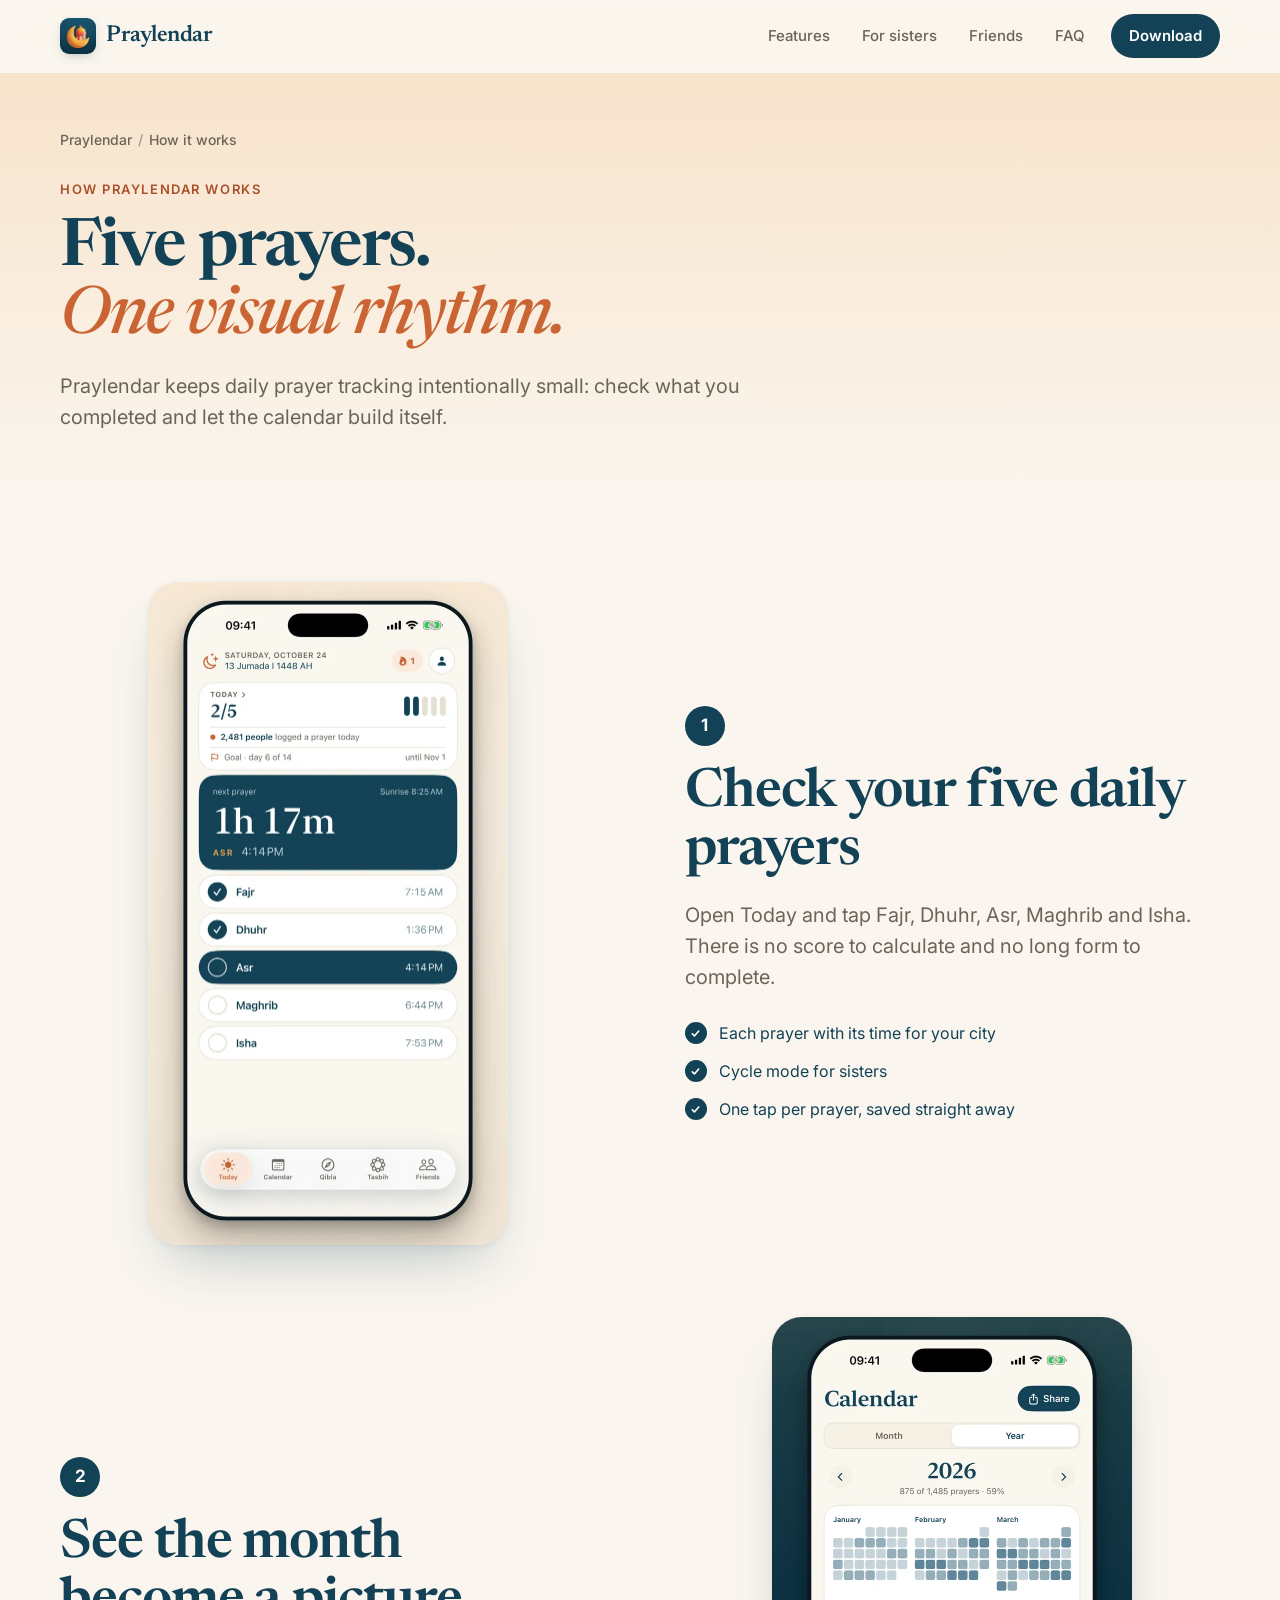
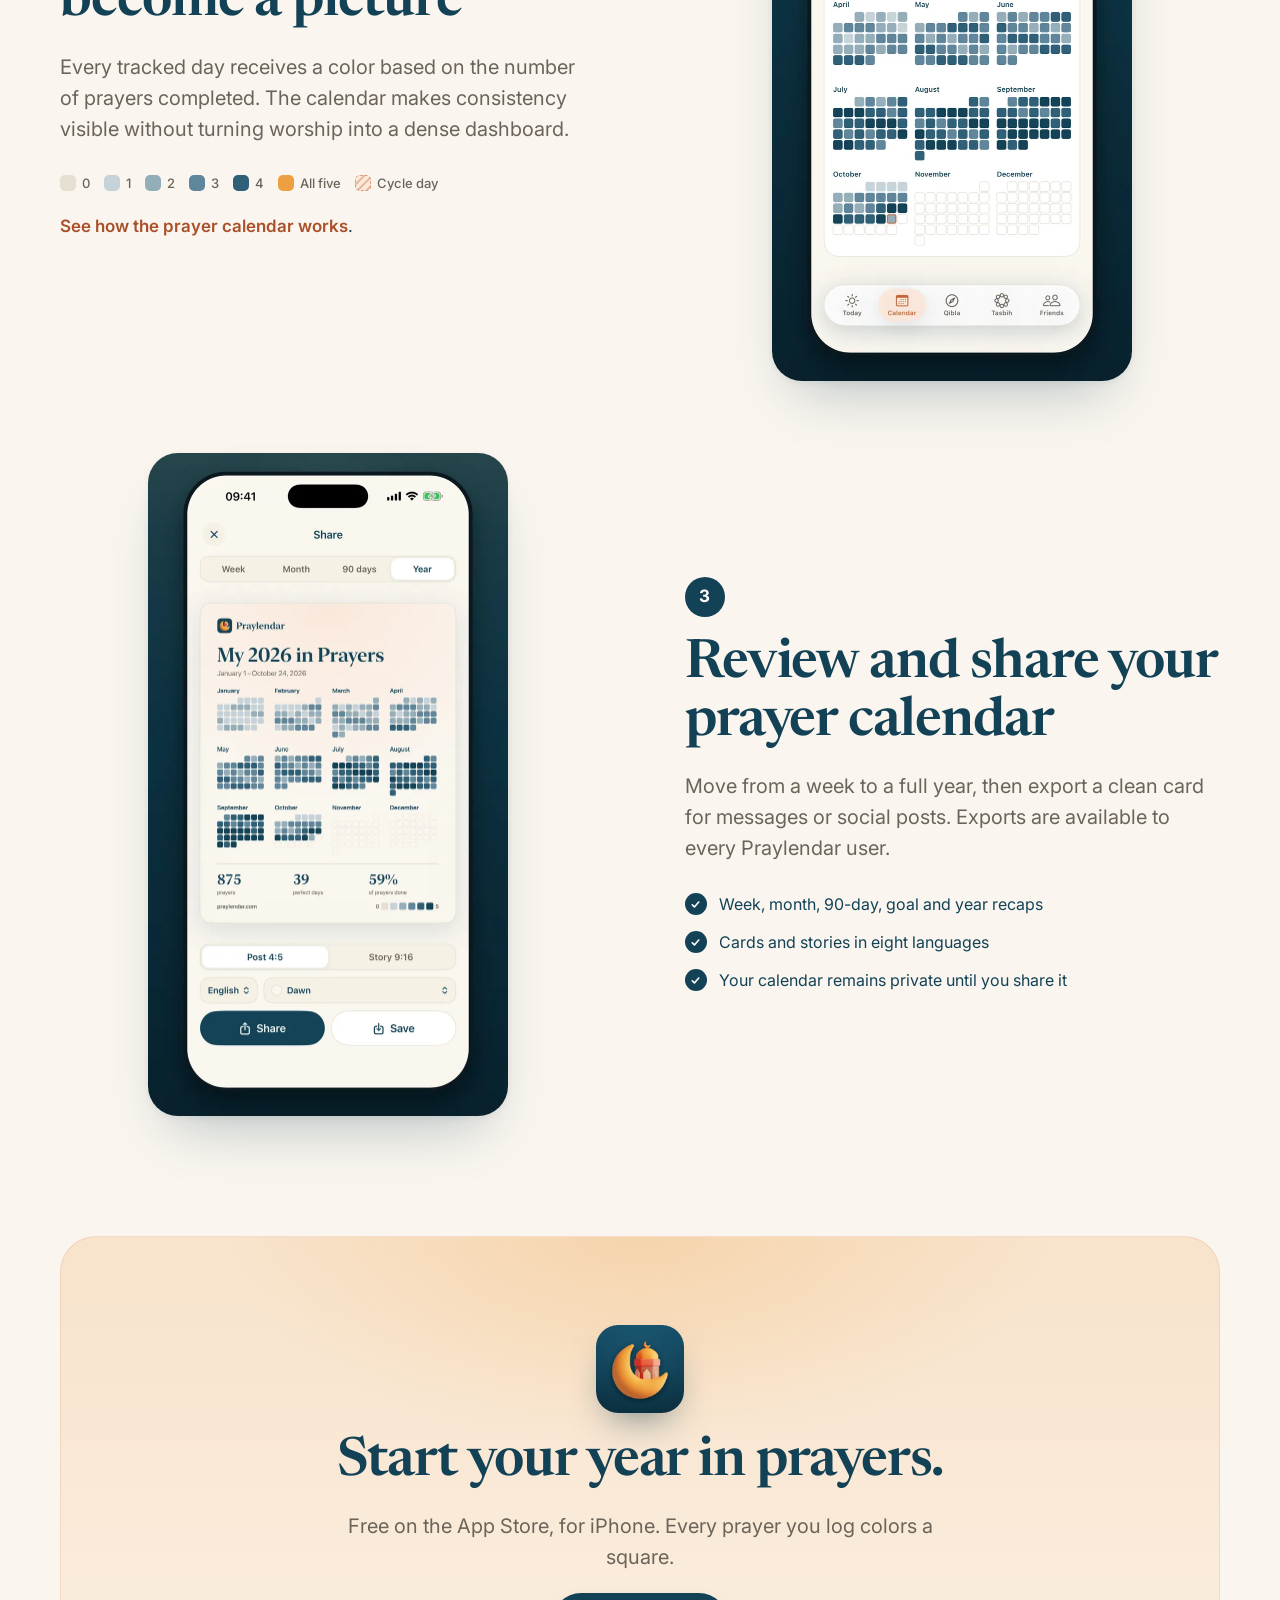
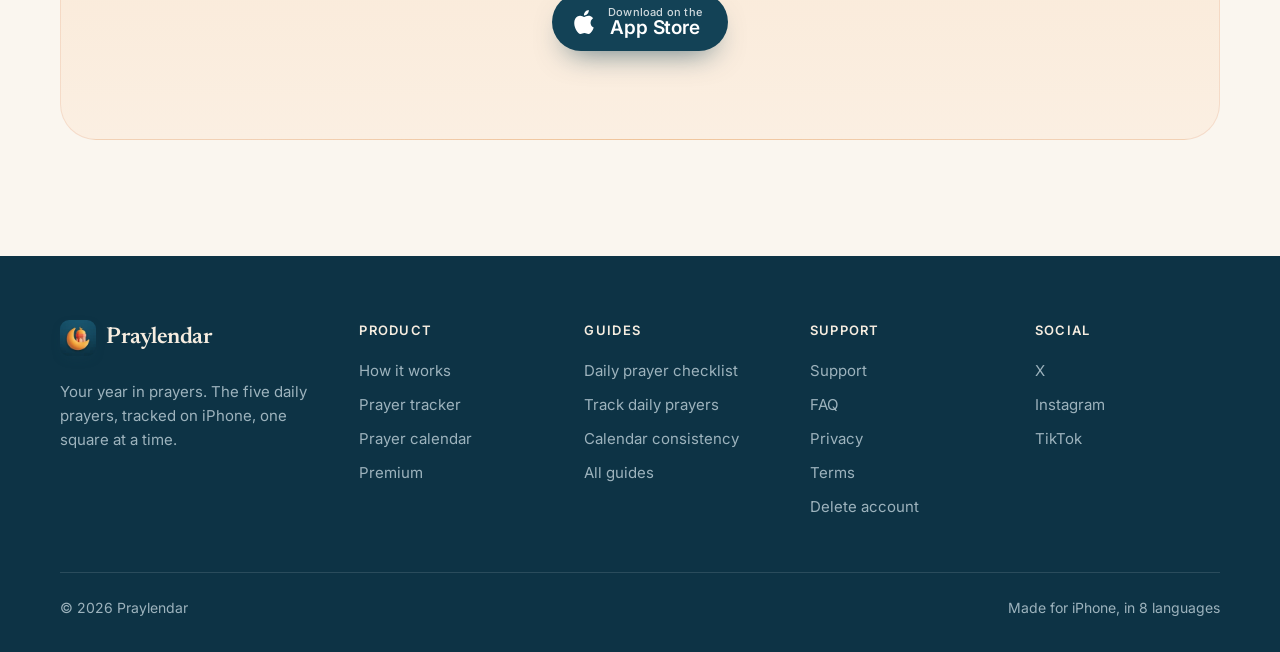
<file: how-it-works/index.html>
<!doctype html>
<html lang="en">
<head>
  <meta charset="utf-8"><meta name="viewport" content="width=device-width, initial-scale=1"><meta name="theme-color" content="#FAF6EF">
  <title>How Praylendar Works | Daily Prayer Tracking in 3 Steps</title>
  <meta name="description" content="Learn how Praylendar tracks Fajr, Dhuhr, Asr, Maghrib and Isha, turns each day into a color, and creates shareable prayer calendar recaps.">
  <meta name="robots" content="index, follow, max-image-preview:large"><link rel="canonical" href="https://praylendar.com/how-it-works/">
  <meta property="og:type" content="website"><meta property="og:site_name" content="Praylendar"><meta property="og:title" content="How Praylendar Works"><meta property="og:description" content="Check five prayers, see your calendar fill up, and share your progress."><meta property="og:url" content="https://praylendar.com/how-it-works/"><meta property="og:image" content="https://praylendar.com/images/og-praylendar.jpg">
  <link rel="icon" href="../images/praylendar-icon.png"><link rel="apple-touch-icon" href="../images/apple-touch-icon.png"><link rel="preconnect" href="https://fonts.googleapis.com"><link rel="preconnect" href="https://fonts.gstatic.com" crossorigin><link href="https://fonts.googleapis.com/css2?family=Inter:wght@400;500;600;700&family=Newsreader:ital,opsz,wght@0,6..72,500;0,6..72,600;1,6..72,500&display=swap" rel="stylesheet"><link rel="stylesheet" href="../styles.css?v=2">
  <script type="application/ld+json">{"@context":"https://schema.org","@type":"WebPage","name":"How Praylendar Works","url":"https://praylendar.com/how-it-works/","description":"A three-step introduction to the Praylendar daily prayer tracker.","isPartOf":{"@type":"WebSite","name":"Praylendar","url":"https://praylendar.com/"},"breadcrumb":{"@type":"BreadcrumbList","itemListElement":[{"@type":"ListItem","position":1,"name":"Praylendar","item":"https://praylendar.com/"},{"@type":"ListItem","position":2,"name":"How it works","item":"https://praylendar.com/how-it-works/"}]}}</script>
</head>
<body>
  <a class="skip-link" href="#main">Skip to content</a>
  <header class="site-header" data-header>
    <div class="container nav-shell">
      <a class="brand" href="../" aria-label="Praylendar home">
        <img src="../images/icon-96.webp" alt="" width="36" height="36">
        <span class="brand-word">Praylendar</span>
      </a>
      <button class="menu-button" type="button" aria-label="Open menu" aria-expanded="false" aria-controls="site-menu" data-menu-button><span></span><span></span></button>
      <nav class="main-nav" id="site-menu" aria-label="Main navigation" data-menu>
        <a href="../#features">Features</a>
        <a href="../#sisters">For sisters</a>
        <a href="../#friends">Friends</a>
        <a href="../faq/">FAQ</a>
        <a class="nav-download" href="https://apps.apple.com/app/id6814939902">Download</a>
      </nav>
    </div>
  </header>
  <main id="main">
    <section class="page-hero wide">
      <div class="container">
        <nav class="breadcrumb" aria-label="Breadcrumb"><a href="../">Praylendar</a><span aria-hidden="true">/</span><span aria-current="page">How it works</span></nav>
        <p class="eyebrow">How Praylendar works</p>
        <h1>Five prayers.<br><span>One visual rhythm.</span></h1>
        <p class="lead">Praylendar keeps daily prayer tracking intentionally small: check what you completed and let the calendar build itself.</p>
      </div>
    </section>
    <section class="split-section">
      <div class="container">
        <div class="feature">
          <div class="feature-media"><div class="shot"><img src="../images/screen-today.webp" alt="Praylendar checklist for Fajr, Dhuhr, Asr, Maghrib and Isha with prayer times" width="720" height="1327" loading="lazy" decoding="async"></div></div>
          <div class="feature-copy"><span class="step-number">1</span><h2>Check your five daily prayers</h2><p class="lead">Open Today and tap Fajr, Dhuhr, Asr, Maghrib and Isha. There is no score to calculate and no long form to complete.</p><ul class="check-list"><li>Each prayer with its time for your city</li><li>Cycle mode for sisters</li><li>One tap per prayer, saved straight away</li></ul></div>
        </div>
      </div>
    </section>
    <section class="split-section">
      <div class="container">
        <div class="feature reverse">
          <div class="feature-media"><div class="shot"><img src="../images/screen-year.webp" alt="Praylendar color-coded year prayer calendar" width="720" height="1327" loading="lazy" decoding="async"></div></div>
          <div class="feature-copy"><span class="step-number">2</span><h2>See the month become a picture</h2><p class="lead">Every tracked day receives a color based on the number of prayers completed. The calendar makes consistency visible without turning worship into a dense dashboard.</p><div class="legend" aria-label="Calendar colors"><span><i class="c0"></i>0</span><span><i class="c1"></i>1</span><span><i class="c2"></i>2</span><span><i class="c3"></i>3</span><span><i class="c4"></i>4</span><span><i class="c5"></i>All five</span><span><i class="cycle"></i>Cycle day</span></div><p style="margin-top:20px"><a class="text-link" href="../prayer-calendar/">See how the prayer calendar works</a>.</p></div>
        </div>
      </div>
    </section>
    <section class="split-section">
      <div class="container">
        <div class="feature">
          <div class="feature-media"><div class="shot"><img src="../images/screen-share.webp" alt="Praylendar share screen with a year prayer card" width="720" height="1327" loading="lazy" decoding="async"></div></div>
          <div class="feature-copy"><span class="step-number">3</span><h2>Review and share your prayer calendar</h2><p class="lead">Move from a week to a full year, then export a clean card for messages or social posts. Exports are available to every Praylendar user.</p><ul class="check-list"><li>Week, month, 90-day, goal and year recaps</li><li>Cards and stories in eight languages</li><li>Your calendar remains private until you share it</li></ul></div>
        </div>
      </div>
    </section>
    <section class="cta-section" id="download">
      <div class="container">
        <div class="cta-card">
          <img src="../images/praylendar-icon.png" alt="Praylendar app icon" width="88" height="88" loading="lazy">
          <h2>Start your year in prayers.</h2>
          <p class="lead">Free on the App Store, for iPhone. Every prayer you log colors a square.</p>
          <a class="app-store-button" href="https://apps.apple.com/app/id6814939902"><svg viewBox="0 0 24 24" aria-hidden="true"><path d="M12.152 6.896c-.948 0-2.415-1.078-3.96-1.04-2.04.027-3.91 1.183-4.961 3.014-2.117 3.675-.546 9.103 1.519 12.09 1.013 1.454 2.208 3.09 3.792 3.039 1.52-.065 2.09-.987 3.935-.987 1.831 0 2.35.987 3.96.948 1.637-.026 2.676-1.48 3.676-2.948 1.156-1.688 1.636-3.325 1.662-3.415-.039-.013-3.182-1.221-3.22-4.857-.026-3.04 2.48-4.494 2.597-4.559-1.429-2.09-3.623-2.324-4.39-2.376-2-.156-3.675 1.09-4.61 1.09zM15.53 3.83c.843-1.012 1.4-2.427 1.245-3.83-1.207.052-2.662.805-3.532 1.818-.78.896-1.454 2.338-1.273 3.714 1.338.104 2.715-.688 3.559-1.701"/></svg><span><small>Download on the</small>App Store</span></a>
        </div>
      </div>
    </section>
  </main>
  <footer class="site-footer">
    <div class="container">
      <div class="footer-main">
        <div class="footer-brand">
          <a class="brand" href="../">
            <img src="../images/icon-96.webp" alt="" width="36" height="36">
            <span class="brand-word">Praylendar</span>
          </a>
          <p>Your year in prayers. The five daily prayers, tracked on iPhone, one square at a time.</p>
        </div>
        <div class="footer-col"><strong>Product</strong><a href="../how-it-works/">How it works</a><a href="../prayer-tracker/">Prayer tracker</a><a href="../prayer-calendar/">Prayer calendar</a><a href="../#premium">Premium</a></div>
        <div class="footer-col"><strong>Guides</strong><a href="../guides/daily-prayer-checklist/">Daily prayer checklist</a><a href="../guides/track-daily-prayers/">Track daily prayers</a><a href="../guides/prayer-calendar-consistency/">Calendar consistency</a><a href="../guides/">All guides</a></div>
        <div class="footer-col"><strong>Support</strong><a href="../contact/">Support</a><a href="../faq/">FAQ</a><a href="../privacy/">Privacy</a><a href="../terms/">Terms</a><a href="../account-deletion/">Delete account</a></div>
        <div class="footer-col"><strong>Social</strong><a href="https://x.com/praylendar" target="_blank" rel="noopener noreferrer">X</a><a href="https://www.instagram.com/praylendar/" target="_blank" rel="noopener noreferrer">Instagram</a><a href="https://www.tiktok.com/@praylendar" target="_blank" rel="noopener noreferrer">TikTok</a></div>
      </div>
      <div class="footer-bottom"><span>&copy; <span data-year>2026</span> Praylendar</span><span>Made for iPhone, in 8 languages</span></div>
    </div>
  </footer>
  <script src="../script.js?v=2"></script>
</body>
</html>
</file>
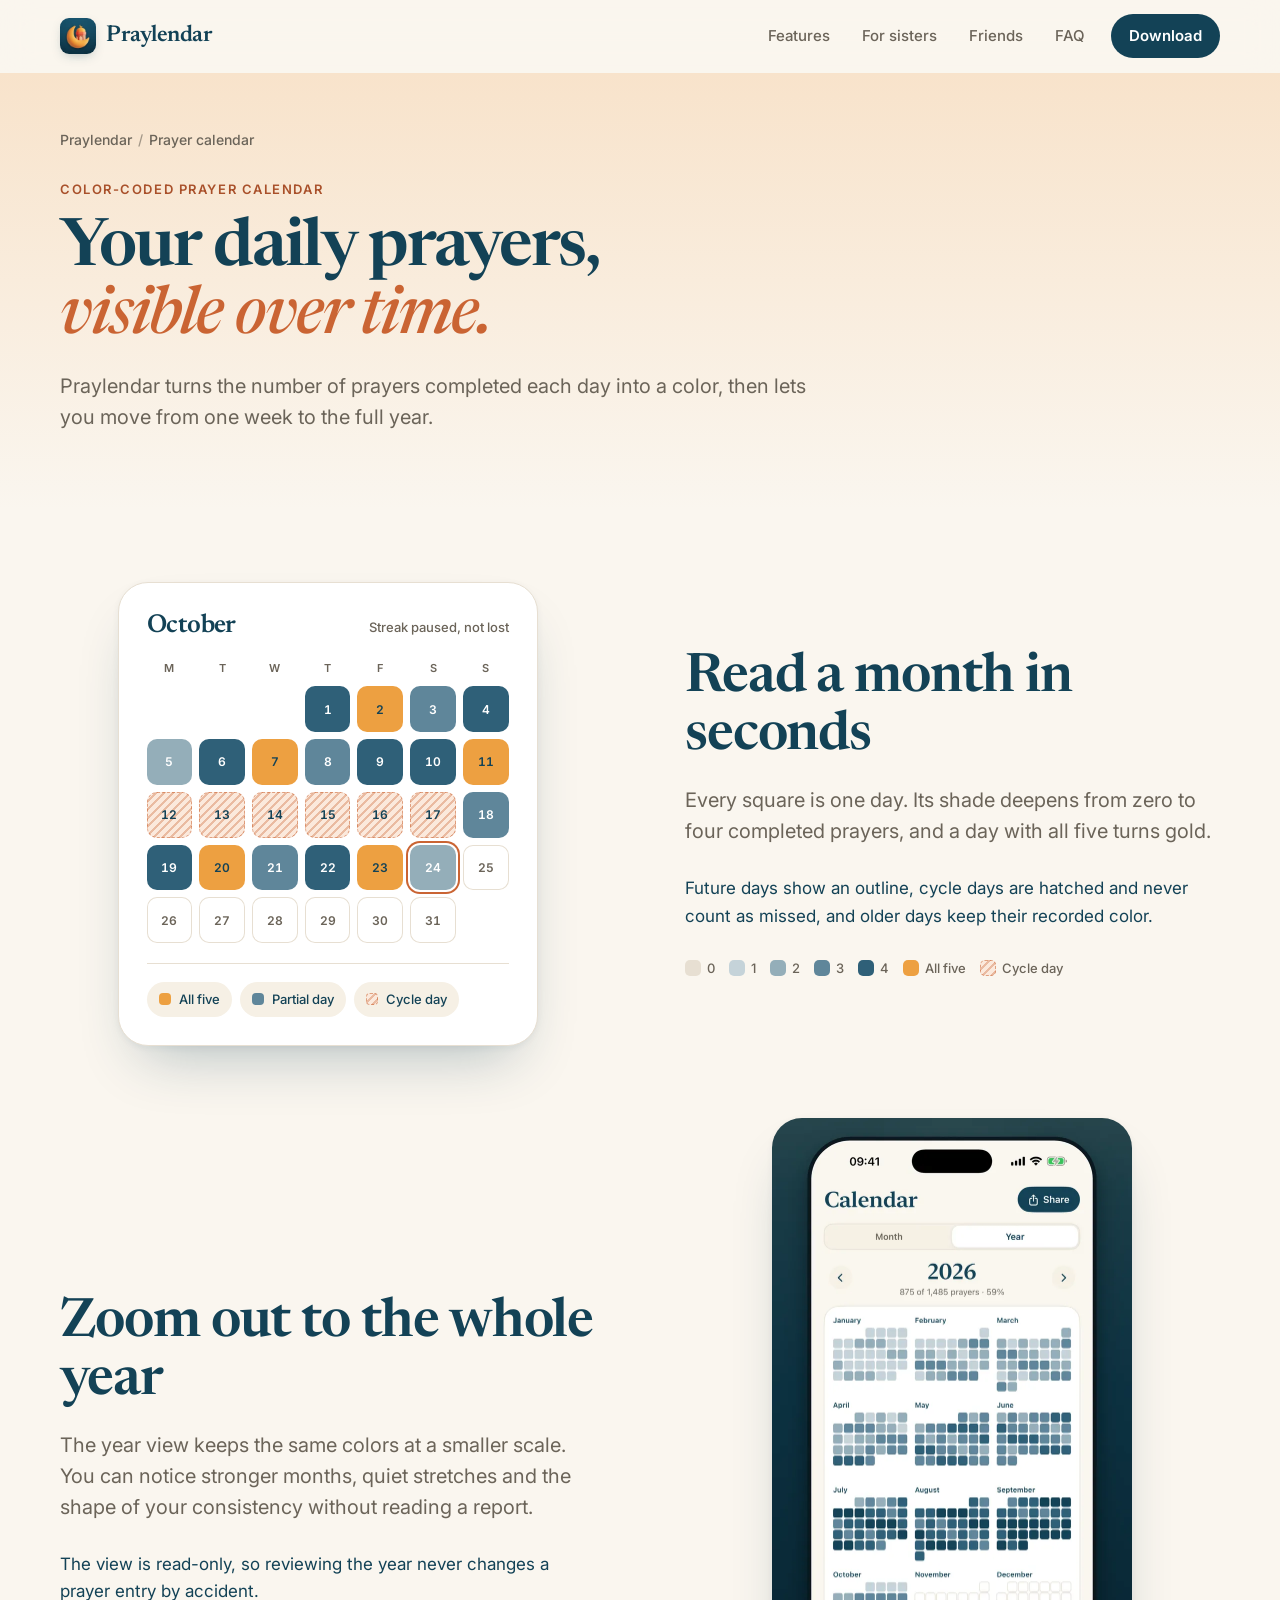
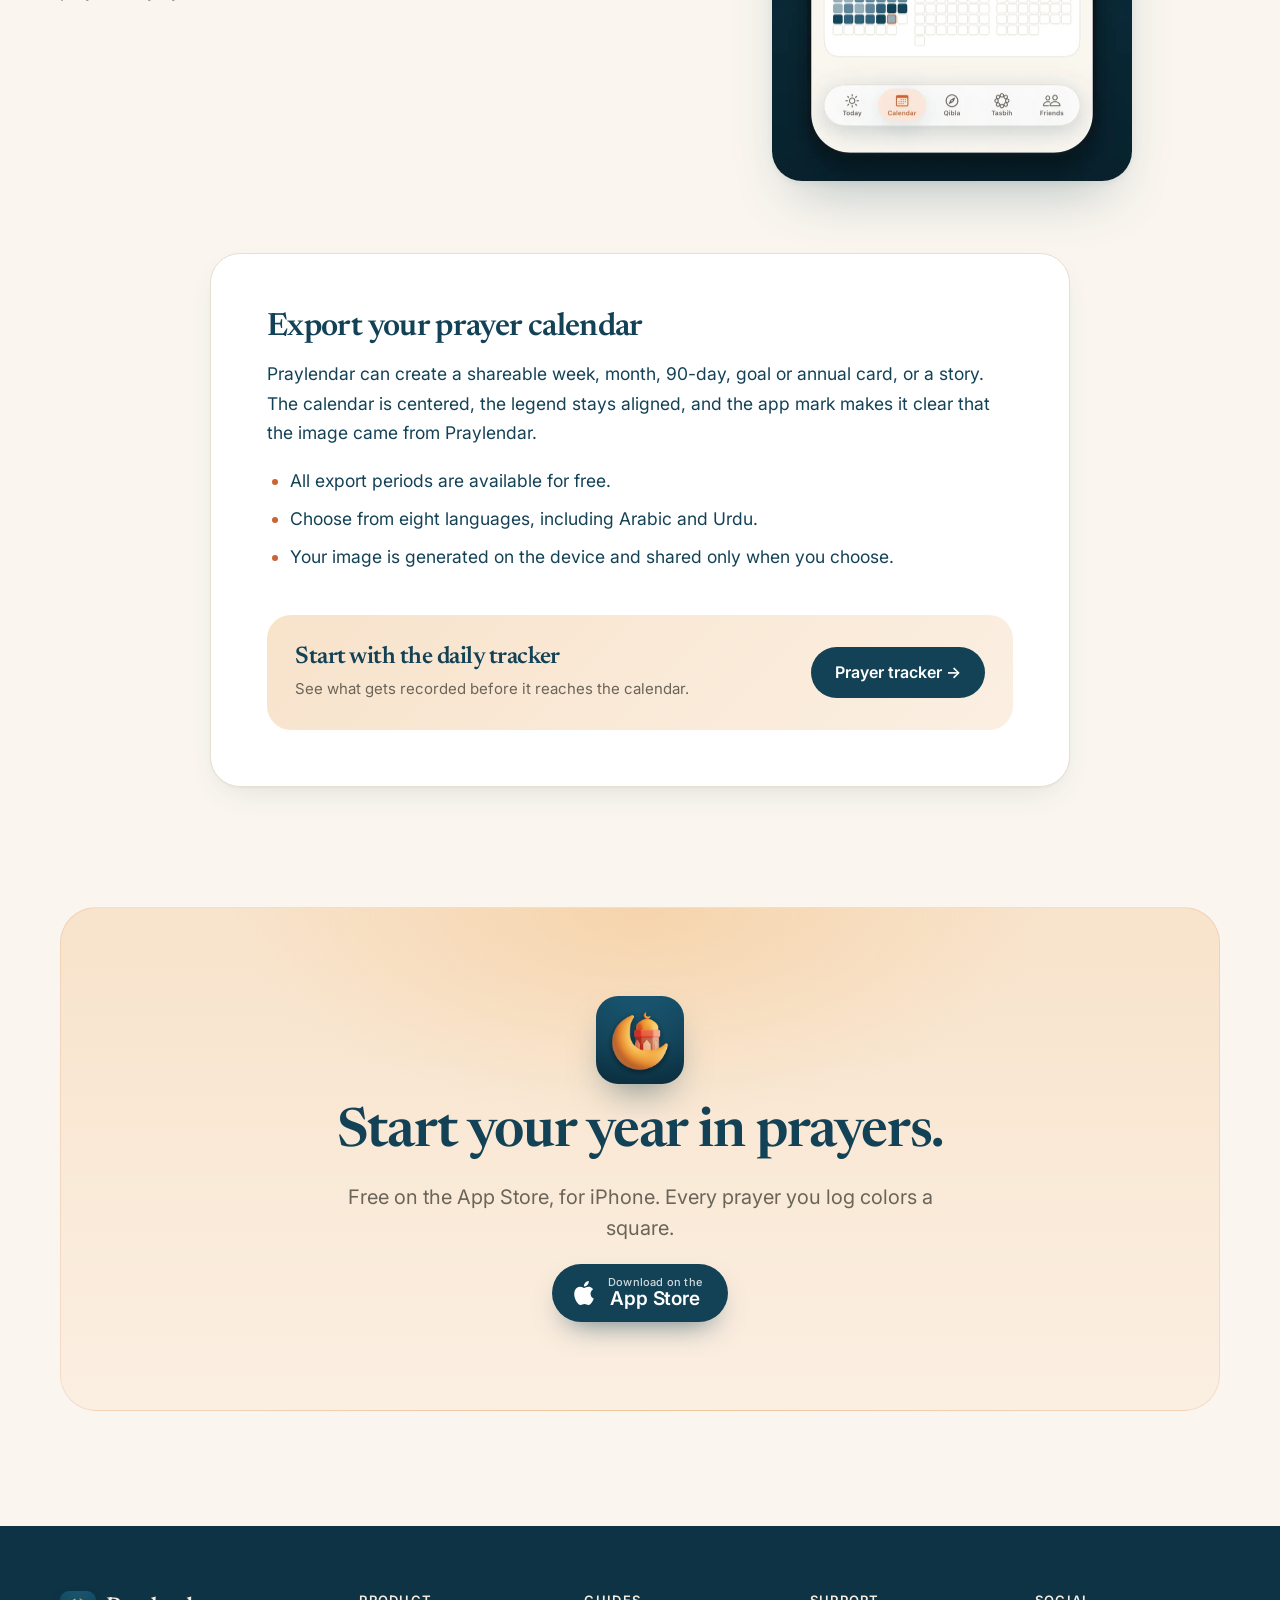
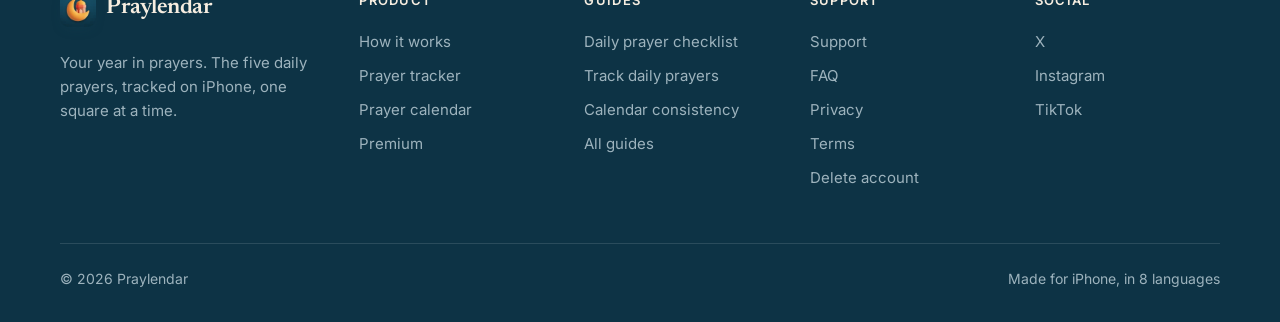
<file: prayer-calendar/index.html>
<!doctype html>
<html lang="en">
<head>
  <meta charset="utf-8"><meta name="viewport" content="width=device-width, initial-scale=1"><meta name="theme-color" content="#FAF6EF">
  <title>Prayer Calendar App | Color-Coded Salah Tracking - Praylendar</title>
  <meta name="description" content="See daily salah consistency in a color-coded monthly and yearly prayer calendar. Praylendar turns 0 to 5 completed prayers into a clear visual record, with all five days in gold.">
  <meta name="robots" content="index, follow, max-image-preview:large"><link rel="canonical" href="https://praylendar.com/prayer-calendar/">
  <meta property="og:type" content="website"><meta property="og:site_name" content="Praylendar"><meta property="og:title" content="The Praylendar Color-Coded Prayer Calendar"><meta property="og:description" content="Turn the five daily prayers into a monthly and yearly visual record."><meta property="og:url" content="https://praylendar.com/prayer-calendar/"><meta property="og:image" content="https://praylendar.com/images/og-praylendar.jpg">
  <link rel="icon" href="../images/praylendar-icon.png"><link rel="apple-touch-icon" href="../images/apple-touch-icon.png"><link rel="preconnect" href="https://fonts.googleapis.com"><link rel="preconnect" href="https://fonts.gstatic.com" crossorigin><link href="https://fonts.googleapis.com/css2?family=Inter:wght@400;500;600;700&family=Newsreader:ital,opsz,wght@0,6..72,500;0,6..72,600;1,6..72,500&display=swap" rel="stylesheet"><link rel="stylesheet" href="../styles.css?v=2">
  <script type="application/ld+json">{"@context":"https://schema.org","@type":"WebPage","name":"Color-Coded Prayer Calendar","url":"https://praylendar.com/prayer-calendar/","description":"How the Praylendar monthly and yearly prayer calendar works.","isPartOf":{"@type":"WebSite","name":"Praylendar","url":"https://praylendar.com/"}}</script>
</head>
<body>
  <a class="skip-link" href="#main">Skip to content</a>
  <header class="site-header" data-header>
    <div class="container nav-shell">
      <a class="brand" href="../" aria-label="Praylendar home">
        <img src="../images/icon-96.webp" alt="" width="36" height="36">
        <span class="brand-word">Praylendar</span>
      </a>
      <button class="menu-button" type="button" aria-label="Open menu" aria-expanded="false" aria-controls="site-menu" data-menu-button><span></span><span></span></button>
      <nav class="main-nav" id="site-menu" aria-label="Main navigation" data-menu>
        <a href="../#features">Features</a>
        <a href="../#sisters">For sisters</a>
        <a href="../#friends">Friends</a>
        <a href="../faq/">FAQ</a>
        <a class="nav-download" href="https://apps.apple.com/app/id6814939902">Download</a>
      </nav>
    </div>
  </header>
  <main id="main">
    <section class="page-hero wide">
      <div class="container">
        <nav class="breadcrumb" aria-label="Breadcrumb"><a href="../">Praylendar</a><span aria-hidden="true">/</span><span aria-current="page">Prayer calendar</span></nav>
        <p class="eyebrow">Color-coded prayer calendar</p>
        <h1>Your daily prayers,<br><span>visible over time.</span></h1>
        <p class="lead">Praylendar turns the number of prayers completed each day into a color, then lets you move from one week to the full year.</p>
      </div>
    </section>
    <section class="split-section">
      <div class="container">
        <div class="feature">
          <div class="feature-media"><figure class="month-card" aria-label="Example month: October with six hatched cycle days that are not counted as missed" style="margin:0">
            <div class="month-card-head"><h3>October</h3><span>Streak paused, not lost</span></div>
            <div class="month-grid" aria-hidden="true"><span class="dow">M</span><span class="dow">T</span><span class="dow">W</span><span class="dow">T</span><span class="dow">F</span><span class="dow">S</span><span class="dow">S</span><span class="blank"></span><span class="blank"></span><span class="blank"></span><span class="day c4">1</span><span class="day c5">2</span><span class="day c3">3</span><span class="day c4">4</span><span class="day c2">5</span><span class="day c4">6</span><span class="day c5">7</span><span class="day c3">8</span><span class="day c4">9</span><span class="day c4">10</span><span class="day c5">11</span><span class="day cycle">12</span><span class="day cycle">13</span><span class="day cycle">14</span><span class="day cycle">15</span><span class="day cycle">16</span><span class="day cycle">17</span><span class="day c3">18</span><span class="day c4">19</span><span class="day c5">20</span><span class="day c3">21</span><span class="day c4">22</span><span class="day c5">23</span><span class="day c2 today">24</span><span class="day future">25</span><span class="day future">26</span><span class="day future">27</span><span class="day future">28</span><span class="day future">29</span><span class="day future">30</span><span class="day future">31</span></div>
            <div class="month-card-foot" aria-hidden="true"><span class="stat-chip"><i class="c5"></i>All five</span><span class="stat-chip"><i class="c3"></i>Partial day</span><span class="stat-chip"><i class="cycle"></i>Cycle day</span></div>
          </figure></div>
          <div class="feature-copy"><h2>Read a month in seconds</h2><p class="lead">Every square is one day. Its shade deepens from zero to four completed prayers, and a day with all five turns gold.</p><p>Future days show an outline, cycle days are hatched and never count as missed, and older days keep their recorded color.</p><div class="legend" aria-label="Calendar colors"><span><i class="c0"></i>0</span><span><i class="c1"></i>1</span><span><i class="c2"></i>2</span><span><i class="c3"></i>3</span><span><i class="c4"></i>4</span><span><i class="c5"></i>All five</span><span><i class="cycle"></i>Cycle day</span></div></div>
        </div>
      </div>
    </section>
    <section class="split-section">
      <div class="container">
        <div class="feature reverse">
          <div class="feature-media"><div class="shot"><img src="../images/screen-year.webp" alt="Praylendar annual prayer calendar" width="720" height="1327" loading="lazy" decoding="async"></div></div>
          <div class="feature-copy"><h2>Zoom out to the whole year</h2><p class="lead">The year view keeps the same colors at a smaller scale. You can notice stronger months, quiet stretches and the shape of your consistency without reading a report.</p><p>The view is read-only, so reviewing the year never changes a prayer entry by accident.</p></div>
        </div>
      </div>
    </section>
    <section class="split-section">
      <div class="container prose-wrap">
        <div class="prose card">
          <h2>Export your prayer calendar</h2>
          <p>Praylendar can create a shareable week, month, 90-day, goal or annual card, or a story. The calendar is centered, the legend stays aligned, and the app mark makes it clear that the image came from Praylendar.</p>
          <ul><li>All export periods are available for free.</li><li>Choose from eight languages, including Arabic and Urdu.</li><li>Your image is generated on the device and shared only when you choose.</li></ul>
          <div class="article-cta"><div><h3>Start with the daily tracker</h3><p>See what gets recorded before it reaches the calendar.</p></div><a class="primary-button" href="../prayer-tracker/">Prayer tracker &#8594;</a></div>
        </div>
      </div>
    </section>
    <section class="cta-section" id="download">
      <div class="container">
        <div class="cta-card">
          <img src="../images/praylendar-icon.png" alt="Praylendar app icon" width="88" height="88" loading="lazy">
          <h2>Start your year in prayers.</h2>
          <p class="lead">Free on the App Store, for iPhone. Every prayer you log colors a square.</p>
          <a class="app-store-button" href="https://apps.apple.com/app/id6814939902"><svg viewBox="0 0 24 24" aria-hidden="true"><path d="M12.152 6.896c-.948 0-2.415-1.078-3.96-1.04-2.04.027-3.91 1.183-4.961 3.014-2.117 3.675-.546 9.103 1.519 12.09 1.013 1.454 2.208 3.09 3.792 3.039 1.52-.065 2.09-.987 3.935-.987 1.831 0 2.35.987 3.96.948 1.637-.026 2.676-1.48 3.676-2.948 1.156-1.688 1.636-3.325 1.662-3.415-.039-.013-3.182-1.221-3.22-4.857-.026-3.04 2.48-4.494 2.597-4.559-1.429-2.09-3.623-2.324-4.39-2.376-2-.156-3.675 1.09-4.61 1.09zM15.53 3.83c.843-1.012 1.4-2.427 1.245-3.83-1.207.052-2.662.805-3.532 1.818-.78.896-1.454 2.338-1.273 3.714 1.338.104 2.715-.688 3.559-1.701"/></svg><span><small>Download on the</small>App Store</span></a>
        </div>
      </div>
    </section>
  </main>
  <footer class="site-footer">
    <div class="container">
      <div class="footer-main">
        <div class="footer-brand">
          <a class="brand" href="../">
            <img src="../images/icon-96.webp" alt="" width="36" height="36">
            <span class="brand-word">Praylendar</span>
          </a>
          <p>Your year in prayers. The five daily prayers, tracked on iPhone, one square at a time.</p>
        </div>
        <div class="footer-col"><strong>Product</strong><a href="../how-it-works/">How it works</a><a href="../prayer-tracker/">Prayer tracker</a><a href="../prayer-calendar/">Prayer calendar</a><a href="../#premium">Premium</a></div>
        <div class="footer-col"><strong>Guides</strong><a href="../guides/daily-prayer-checklist/">Daily prayer checklist</a><a href="../guides/track-daily-prayers/">Track daily prayers</a><a href="../guides/prayer-calendar-consistency/">Calendar consistency</a><a href="../guides/">All guides</a></div>
        <div class="footer-col"><strong>Support</strong><a href="../contact/">Support</a><a href="../faq/">FAQ</a><a href="../privacy/">Privacy</a><a href="../terms/">Terms</a><a href="../account-deletion/">Delete account</a></div>
        <div class="footer-col"><strong>Social</strong><a href="https://x.com/praylendar" target="_blank" rel="noopener noreferrer">X</a><a href="https://www.instagram.com/praylendar/" target="_blank" rel="noopener noreferrer">Instagram</a><a href="https://www.tiktok.com/@praylendar" target="_blank" rel="noopener noreferrer">TikTok</a></div>
      </div>
      <div class="footer-bottom"><span>&copy; <span data-year>2026</span> Praylendar</span><span>Made for iPhone, in 8 languages</span></div>
    </div>
  </footer>
  <script src="../script.js?v=2"></script>
</body>
</html>
</file>
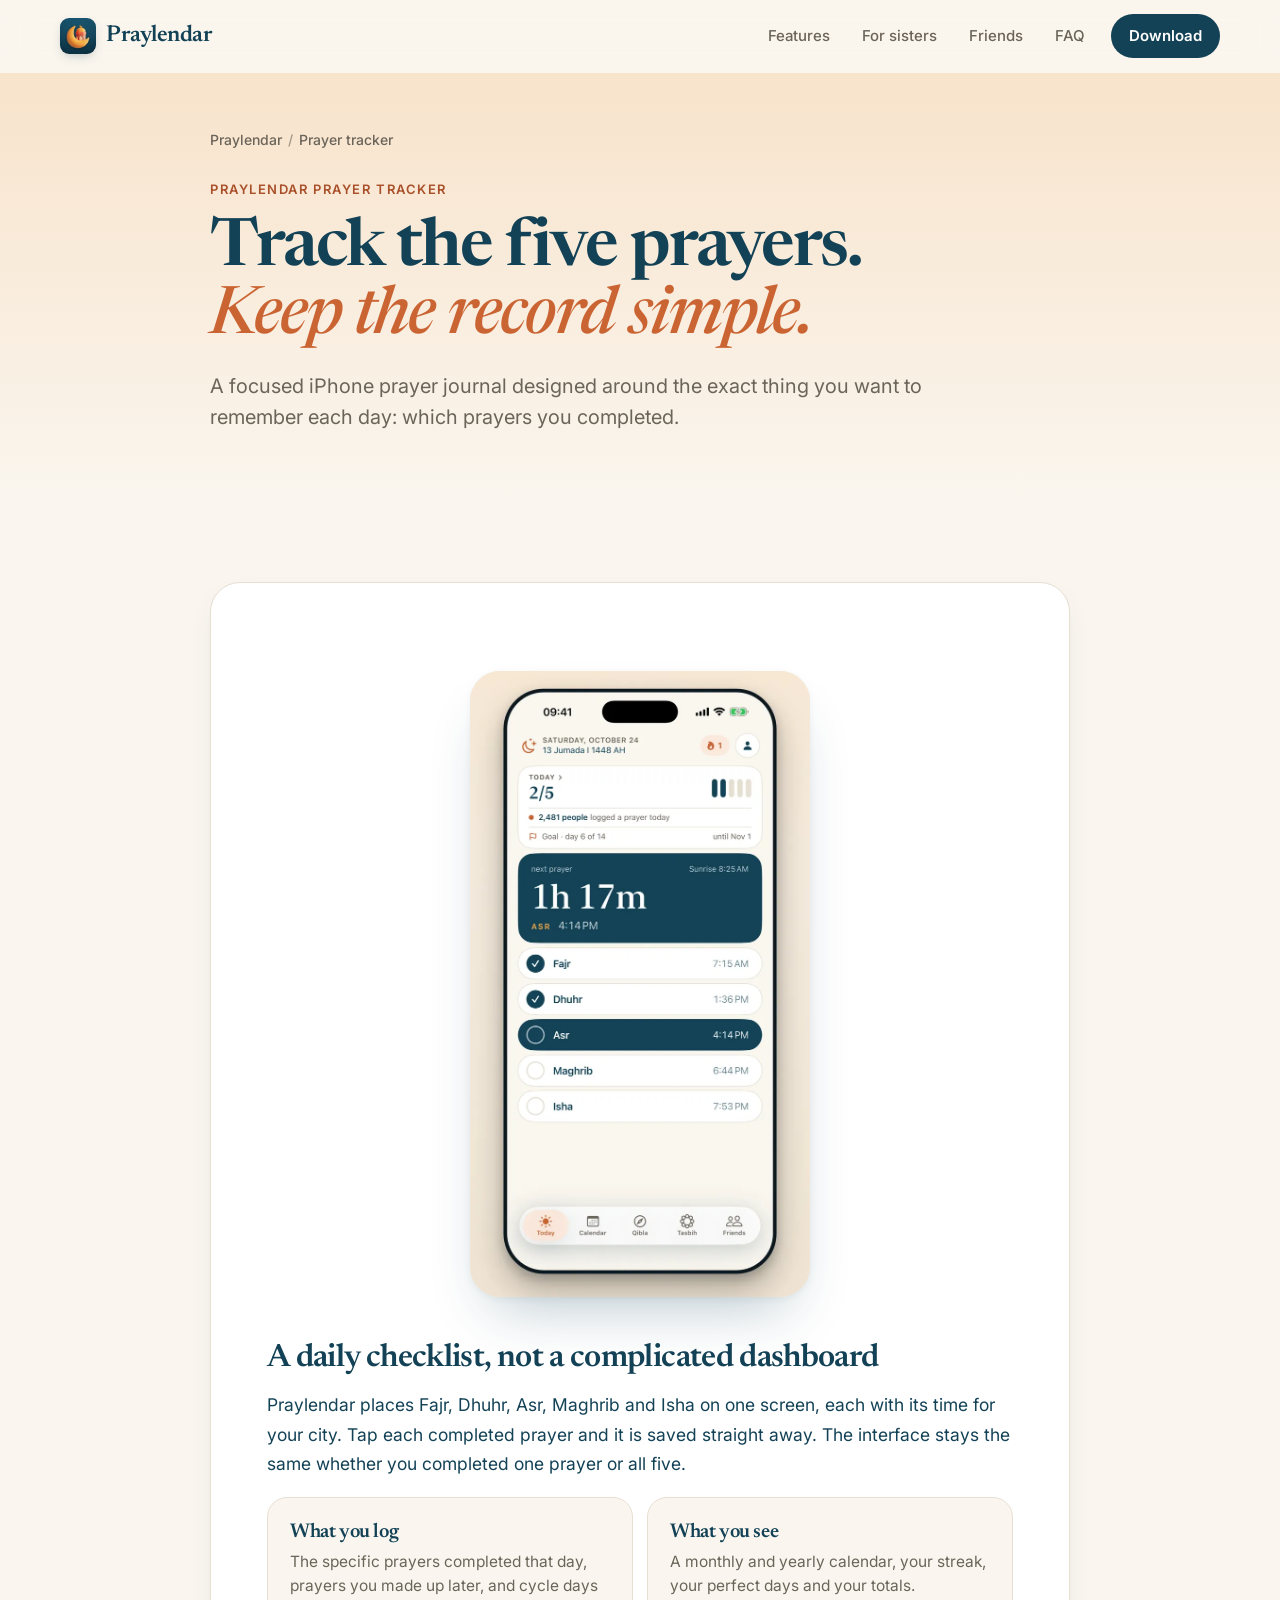
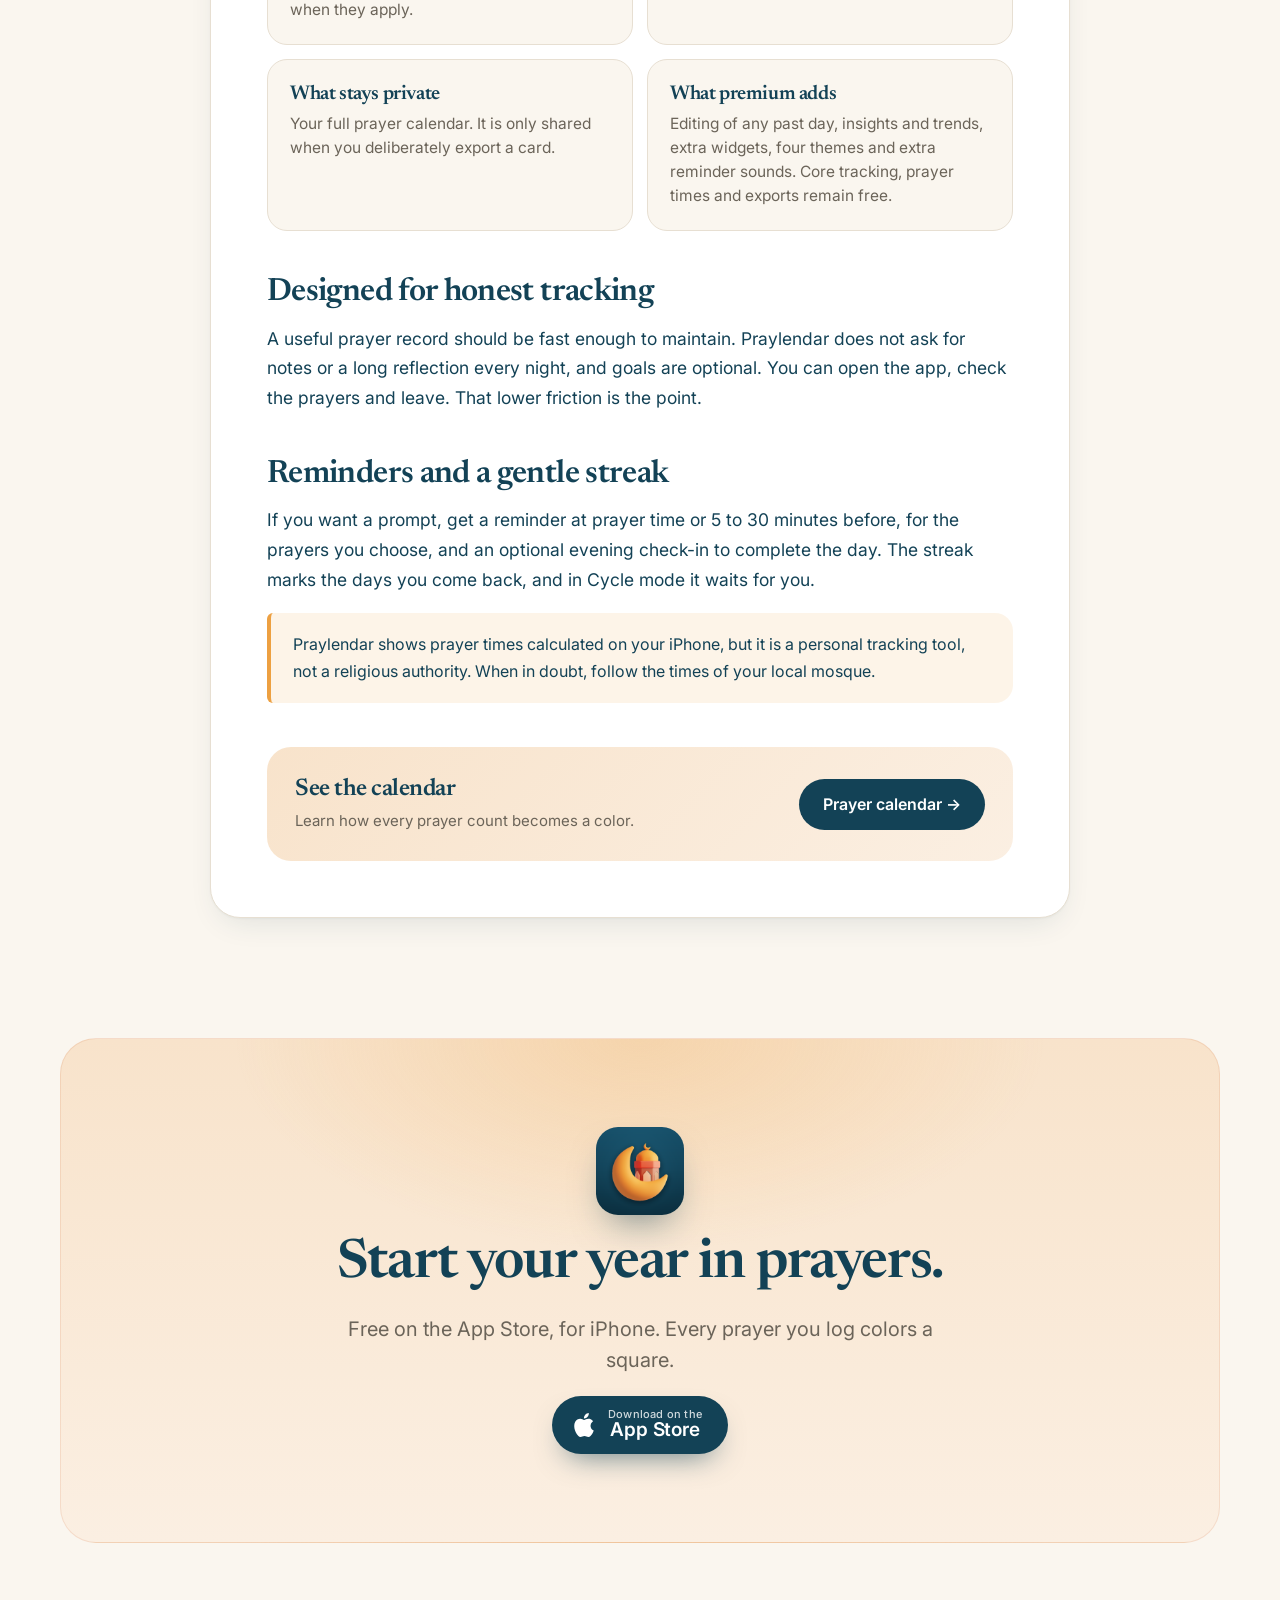
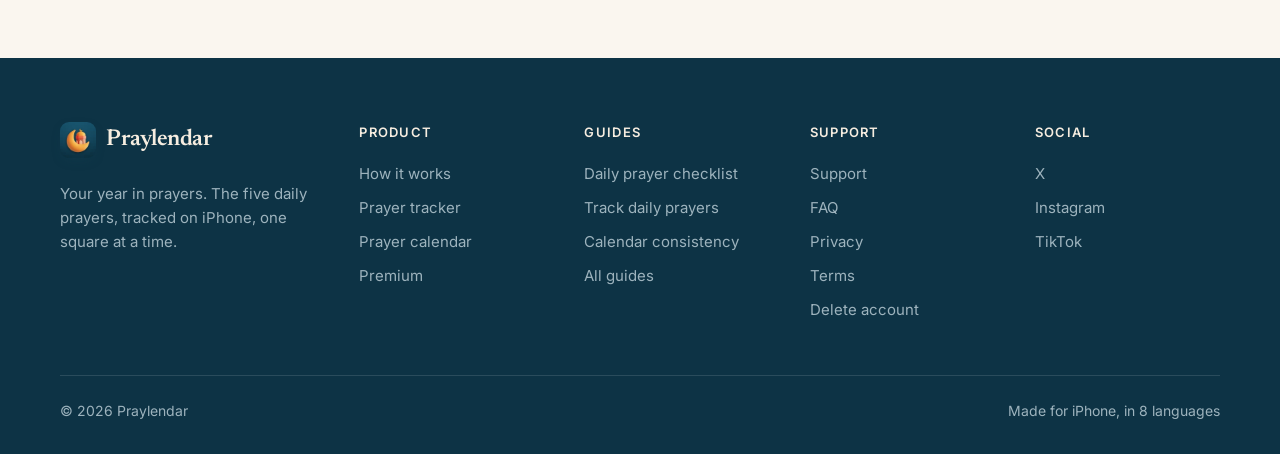
<file: prayer-tracker/index.html>
<!doctype html>
<html lang="en">
<head>
  <meta charset="utf-8"><meta name="viewport" content="width=device-width, initial-scale=1"><meta name="theme-color" content="#FAF6EF">
  <title>Praylendar Prayer Tracker | Log the 5 Daily Prayers</title>
  <meta name="description" content="Praylendar is an iPhone prayer tracker for logging Fajr, Dhuhr, Asr, Maghrib and Isha with a clear daily checklist, streaks and private friends.">
  <meta name="robots" content="index, follow, max-image-preview:large"><link rel="canonical" href="https://praylendar.com/prayer-tracker/">
  <meta property="og:type" content="website"><meta property="og:site_name" content="Praylendar"><meta property="og:title" content="Praylendar Prayer Tracker"><meta property="og:description" content="A simple iPhone tracker for the five daily prayers."><meta property="og:url" content="https://praylendar.com/prayer-tracker/"><meta property="og:image" content="https://praylendar.com/images/og-praylendar.jpg">
  <link rel="icon" href="../images/praylendar-icon.png"><link rel="apple-touch-icon" href="../images/apple-touch-icon.png"><link rel="preconnect" href="https://fonts.googleapis.com"><link rel="preconnect" href="https://fonts.gstatic.com" crossorigin><link href="https://fonts.googleapis.com/css2?family=Inter:wght@400;500;600;700&family=Newsreader:ital,opsz,wght@0,6..72,500;0,6..72,600;1,6..72,500&display=swap" rel="stylesheet"><link rel="stylesheet" href="../styles.css?v=2">
  <script type="application/ld+json">{"@context":"https://schema.org","@type":"SoftwareApplication","name":"Praylendar Prayer Tracker","operatingSystem":"iOS","applicationCategory":"LifestyleApplication","url":"https://praylendar.com/prayer-tracker/","description":"An iPhone tracker for Fajr, Dhuhr, Asr, Maghrib and Isha.","image":"https://praylendar.com/images/praylendar-icon.png","offers":{"@type":"Offer","price":"0","priceCurrency":"USD"}}</script>
</head>
<body>
  <a class="skip-link" href="#main">Skip to content</a>
  <header class="site-header" data-header>
    <div class="container nav-shell">
      <a class="brand" href="../" aria-label="Praylendar home">
        <img src="../images/icon-96.webp" alt="" width="36" height="36">
        <span class="brand-word">Praylendar</span>
      </a>
      <button class="menu-button" type="button" aria-label="Open menu" aria-expanded="false" aria-controls="site-menu" data-menu-button><span></span><span></span></button>
      <nav class="main-nav" id="site-menu" aria-label="Main navigation" data-menu>
        <a href="../#features">Features</a>
        <a href="../#sisters">For sisters</a>
        <a href="../#friends">Friends</a>
        <a href="../faq/">FAQ</a>
        <a class="nav-download" href="https://apps.apple.com/app/id6814939902">Download</a>
      </nav>
    </div>
  </header>
  <main id="main">
    <section class="page-hero">
      <div class="container">
        <nav class="breadcrumb" aria-label="Breadcrumb"><a href="../">Praylendar</a><span aria-hidden="true">/</span><span aria-current="page">Prayer tracker</span></nav>
        <p class="eyebrow">Praylendar prayer tracker</p>
        <h1>Track the five prayers.<br><span>Keep the record simple.</span></h1>
        <p class="lead">A focused iPhone prayer journal designed around the exact thing you want to remember each day: which prayers you completed.</p>
      </div>
    </section>
    <section class="split-section">
      <div class="container prose-wrap">
        <div class="prose card">
          <div class="article-figure"><div class="shot"><img src="../images/screen-today.webp" alt="Praylendar daily prayer tracking checklist with prayer times" width="720" height="1327" loading="lazy" decoding="async"></div></div>
          <h2>A daily checklist, not a complicated dashboard</h2>
          <p>Praylendar places Fajr, Dhuhr, Asr, Maghrib and Isha on one screen, each with its time for your city. Tap each completed prayer and it is saved straight away. The interface stays the same whether you completed one prayer or all five.</p>
          <div class="comparison-grid">
            <div class="comparison-card"><h3>What you log</h3><p>The specific prayers completed that day, prayers you made up later, and cycle days when they apply.</p></div>
            <div class="comparison-card"><h3>What you see</h3><p>A monthly and yearly calendar, your streak, your perfect days and your totals.</p></div>
            <div class="comparison-card"><h3>What stays private</h3><p>Your full prayer calendar. It is only shared when you deliberately export a card.</p></div>
            <div class="comparison-card"><h3>What premium adds</h3><p>Editing of any past day, insights and trends, extra widgets, four themes and extra reminder sounds. Core tracking, prayer times and exports remain free.</p></div>
          </div>
          <h2>Designed for honest tracking</h2>
          <p>A useful prayer record should be fast enough to maintain. Praylendar does not ask for notes or a long reflection every night, and goals are optional. You can open the app, check the prayers and leave. That lower friction is the point.</p>
          <h2>Reminders and a gentle streak</h2>
          <p>If you want a prompt, get a reminder at prayer time or 5 to 30 minutes before, for the prayers you choose, and an optional evening check-in to complete the day. The streak marks the days you come back, and in Cycle mode it waits for you.</p>
          <div class="article-note"><p>Praylendar shows prayer times calculated on your iPhone, but it is a personal tracking tool, not a religious authority. When in doubt, follow the times of your local mosque.</p></div>
          <div class="article-cta"><div><h3>See the calendar</h3><p>Learn how every prayer count becomes a color.</p></div><a class="primary-button" href="../prayer-calendar/">Prayer calendar &#8594;</a></div>
        </div>
      </div>
    </section>
    <section class="cta-section" id="download">
      <div class="container">
        <div class="cta-card">
          <img src="../images/praylendar-icon.png" alt="Praylendar app icon" width="88" height="88" loading="lazy">
          <h2>Start your year in prayers.</h2>
          <p class="lead">Free on the App Store, for iPhone. Every prayer you log colors a square.</p>
          <a class="app-store-button" href="https://apps.apple.com/app/id6814939902"><svg viewBox="0 0 24 24" aria-hidden="true"><path d="M12.152 6.896c-.948 0-2.415-1.078-3.96-1.04-2.04.027-3.91 1.183-4.961 3.014-2.117 3.675-.546 9.103 1.519 12.09 1.013 1.454 2.208 3.09 3.792 3.039 1.52-.065 2.09-.987 3.935-.987 1.831 0 2.35.987 3.96.948 1.637-.026 2.676-1.48 3.676-2.948 1.156-1.688 1.636-3.325 1.662-3.415-.039-.013-3.182-1.221-3.22-4.857-.026-3.04 2.48-4.494 2.597-4.559-1.429-2.09-3.623-2.324-4.39-2.376-2-.156-3.675 1.09-4.61 1.09zM15.53 3.83c.843-1.012 1.4-2.427 1.245-3.83-1.207.052-2.662.805-3.532 1.818-.78.896-1.454 2.338-1.273 3.714 1.338.104 2.715-.688 3.559-1.701"/></svg><span><small>Download on the</small>App Store</span></a>
        </div>
      </div>
    </section>
  </main>
  <footer class="site-footer">
    <div class="container">
      <div class="footer-main">
        <div class="footer-brand">
          <a class="brand" href="../">
            <img src="../images/icon-96.webp" alt="" width="36" height="36">
            <span class="brand-word">Praylendar</span>
          </a>
          <p>Your year in prayers. The five daily prayers, tracked on iPhone, one square at a time.</p>
        </div>
        <div class="footer-col"><strong>Product</strong><a href="../how-it-works/">How it works</a><a href="../prayer-tracker/">Prayer tracker</a><a href="../prayer-calendar/">Prayer calendar</a><a href="../#premium">Premium</a></div>
        <div class="footer-col"><strong>Guides</strong><a href="../guides/daily-prayer-checklist/">Daily prayer checklist</a><a href="../guides/track-daily-prayers/">Track daily prayers</a><a href="../guides/prayer-calendar-consistency/">Calendar consistency</a><a href="../guides/">All guides</a></div>
        <div class="footer-col"><strong>Support</strong><a href="../contact/">Support</a><a href="../faq/">FAQ</a><a href="../privacy/">Privacy</a><a href="../terms/">Terms</a><a href="../account-deletion/">Delete account</a></div>
        <div class="footer-col"><strong>Social</strong><a href="https://x.com/praylendar" target="_blank" rel="noopener noreferrer">X</a><a href="https://www.instagram.com/praylendar/" target="_blank" rel="noopener noreferrer">Instagram</a><a href="https://www.tiktok.com/@praylendar" target="_blank" rel="noopener noreferrer">TikTok</a></div>
      </div>
      <div class="footer-bottom"><span>&copy; <span data-year>2026</span> Praylendar</span><span>Made for iPhone, in 8 languages</span></div>
    </div>
  </footer>
  <script src="../script.js?v=2"></script>
</body>
</html>
</file>
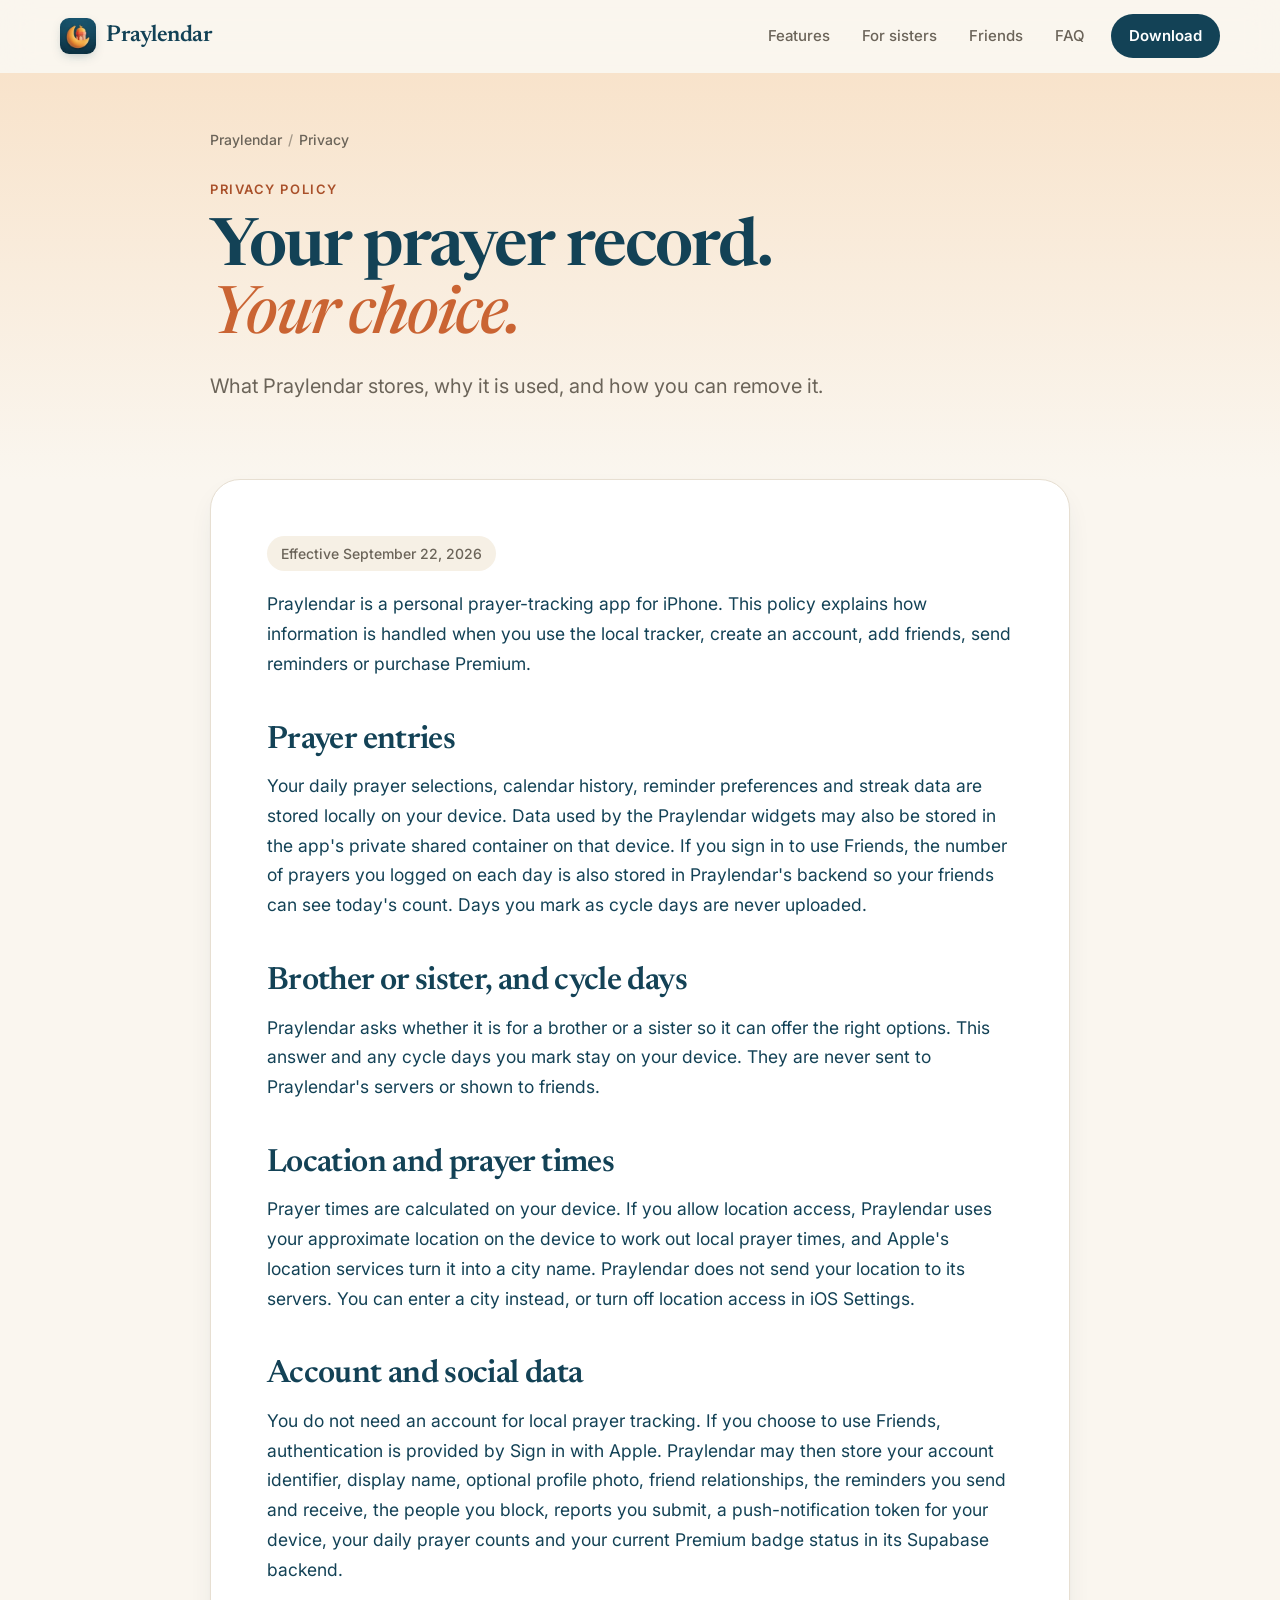
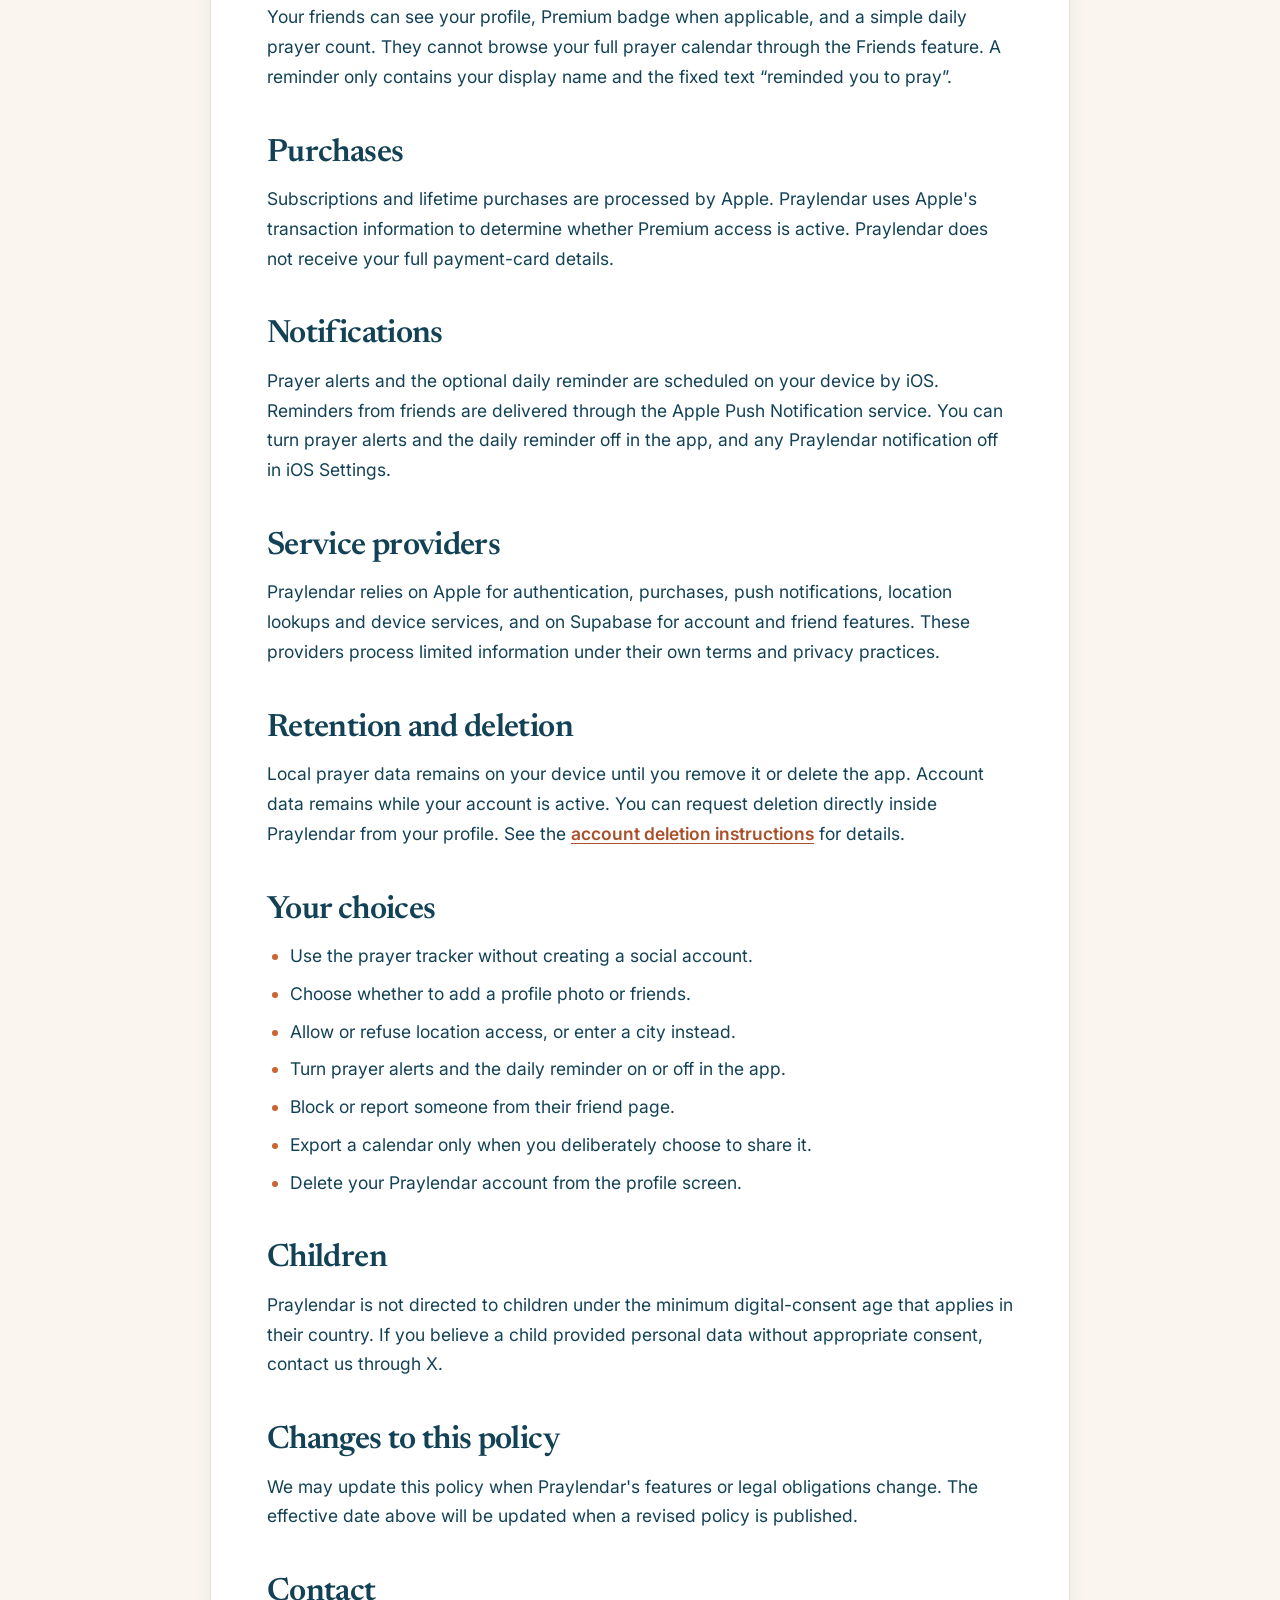
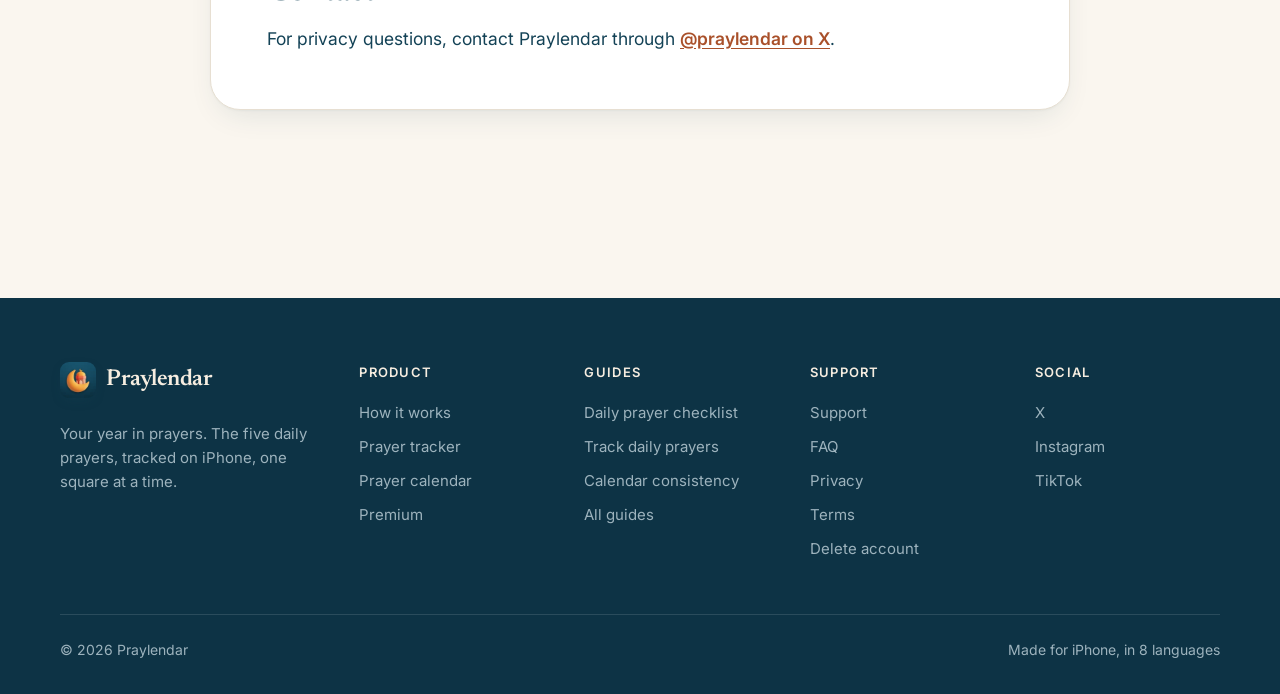
<file: privacy/index.html>
<!doctype html>
<html lang="en">
<head>
  <meta charset="utf-8">
  <meta name="viewport" content="width=device-width, initial-scale=1"><meta name="theme-color" content="#FAF6EF">
  <title>Praylendar Privacy Policy | Prayer Tracker App</title>
  <meta name="description" content="Read the Praylendar privacy policy for local prayer tracking, Sign in with Apple, friends, reminders, subscriptions and account deletion.">
  <meta name="robots" content="index, follow">
  <link rel="canonical" href="https://praylendar.com/privacy/">
  <meta property="og:type" content="website"><meta property="og:site_name" content="Praylendar"><meta property="og:title" content="Praylendar Privacy Policy"><meta property="og:description" content="How Praylendar handles prayer entries, profiles, friends, reminders, location and subscriptions."><meta property="og:url" content="https://praylendar.com/privacy/"><meta property="og:image" content="https://praylendar.com/images/og-praylendar.jpg">
  <link rel="icon" href="../images/praylendar-icon.png"><link rel="apple-touch-icon" href="../images/apple-touch-icon.png">
  <link rel="preconnect" href="https://fonts.googleapis.com"><link rel="preconnect" href="https://fonts.gstatic.com" crossorigin><link href="https://fonts.googleapis.com/css2?family=Inter:wght@400;500;600;700&family=Newsreader:ital,opsz,wght@0,6..72,500;0,6..72,600;1,6..72,500&display=swap" rel="stylesheet"><link rel="stylesheet" href="../styles.css?v=2">
  <script type="application/ld+json">{"@context":"https://schema.org","@type":"WebPage","name":"Praylendar Privacy Policy","url":"https://praylendar.com/privacy/","isPartOf":{"@type":"WebSite","name":"Praylendar","url":"https://praylendar.com/"}}</script>
</head>
<body>
  <a class="skip-link" href="#main">Skip to content</a>
  <header class="site-header" data-header>
    <div class="container nav-shell">
      <a class="brand" href="../" aria-label="Praylendar home">
        <img src="../images/icon-96.webp" alt="" width="36" height="36">
        <span class="brand-word">Praylendar</span>
      </a>
      <button class="menu-button" type="button" aria-label="Open menu" aria-expanded="false" aria-controls="site-menu" data-menu-button><span></span><span></span></button>
      <nav class="main-nav" id="site-menu" aria-label="Main navigation" data-menu>
        <a href="../#features">Features</a>
        <a href="../#sisters">For sisters</a>
        <a href="../#friends">Friends</a>
        <a href="../faq/">FAQ</a>
        <a class="nav-download" href="https://apps.apple.com/app/id6814939902">Download</a>
      </nav>
    </div>
  </header>
  <main id="main">
    <section class="page-hero">
      <div class="container">
        <nav class="breadcrumb" aria-label="Breadcrumb"><a href="../">Praylendar</a><span aria-hidden="true">/</span><span aria-current="page">Privacy</span></nav>
        <p class="eyebrow">Privacy policy</p>
        <h1>Your prayer record.<br><span>Your choice.</span></h1>
        <p class="lead">What Praylendar stores, why it is used, and how you can remove it.</p>
      </div>
    </section>
    <section class="split-section" style="padding-top:0">
      <div class="container prose-wrap">
        <article class="prose card">
          <p class="legal-date">Effective September 22, 2026</p>
          <p>Praylendar is a personal prayer-tracking app for iPhone. This policy explains how information is handled when you use the local tracker, create an account, add friends, send reminders or purchase Premium.</p>
          <h2>Prayer entries</h2>
          <p>Your daily prayer selections, calendar history, reminder preferences and streak data are stored locally on your device. Data used by the Praylendar widgets may also be stored in the app's private shared container on that device. If you sign in to use Friends, the number of prayers you logged on each day is also stored in Praylendar's backend so your friends can see today's count. Days you mark as cycle days are never uploaded.</p>
          <h2>Brother or sister, and cycle days</h2>
          <p>Praylendar asks whether it is for a brother or a sister so it can offer the right options. This answer and any cycle days you mark stay on your device. They are never sent to Praylendar's servers or shown to friends.</p>
          <h2>Location and prayer times</h2>
          <p>Prayer times are calculated on your device. If you allow location access, Praylendar uses your approximate location on the device to work out local prayer times, and Apple's location services turn it into a city name. Praylendar does not send your location to its servers. You can enter a city instead, or turn off location access in iOS Settings.</p>
          <h2>Account and social data</h2>
          <p>You do not need an account for local prayer tracking. If you choose to use Friends, authentication is provided by Sign in with Apple. Praylendar may then store your account identifier, display name, optional profile photo, friend relationships, the reminders you send and receive, the people you block, reports you submit, a push-notification token for your device, your daily prayer counts and your current Premium badge status in its Supabase backend.</p>
          <p>Your friends can see your profile, Premium badge when applicable, and a simple daily prayer count. They cannot browse your full prayer calendar through the Friends feature. A reminder only contains your display name and the fixed text “reminded you to pray”.</p>
          <h2>Purchases</h2>
          <p>Subscriptions and lifetime purchases are processed by Apple. Praylendar uses Apple's transaction information to determine whether Premium access is active. Praylendar does not receive your full payment-card details.</p>
          <h2>Notifications</h2>
          <p>Prayer alerts and the optional daily reminder are scheduled on your device by iOS. Reminders from friends are delivered through the Apple Push Notification service. You can turn prayer alerts and the daily reminder off in the app, and any Praylendar notification off in iOS Settings.</p>
          <h2>Service providers</h2>
          <p>Praylendar relies on Apple for authentication, purchases, push notifications, location lookups and device services, and on Supabase for account and friend features. These providers process limited information under their own terms and privacy practices.</p>
          <h2>Retention and deletion</h2>
          <p>Local prayer data remains on your device until you remove it or delete the app. Account data remains while your account is active. You can request deletion directly inside Praylendar from your profile. See the <a href="../account-deletion/">account deletion instructions</a> for details.</p>
          <h2>Your choices</h2>
          <ul><li>Use the prayer tracker without creating a social account.</li><li>Choose whether to add a profile photo or friends.</li><li>Allow or refuse location access, or enter a city instead.</li><li>Turn prayer alerts and the daily reminder on or off in the app.</li><li>Block or report someone from their friend page.</li><li>Export a calendar only when you deliberately choose to share it.</li><li>Delete your Praylendar account from the profile screen.</li></ul>
          <h2>Children</h2>
          <p>Praylendar is not directed to children under the minimum digital-consent age that applies in their country. If you believe a child provided personal data without appropriate consent, contact us through X.</p>
          <h2>Changes to this policy</h2>
          <p>We may update this policy when Praylendar's features or legal obligations change. The effective date above will be updated when a revised policy is published.</p>
          <h2>Contact</h2>
          <p>For privacy questions, contact Praylendar through <a href="https://x.com/praylendar" target="_blank" rel="noopener noreferrer">@praylendar on X</a>.</p>
        </article>
      </div>
    </section>
  </main>
  <footer class="site-footer">
    <div class="container">
      <div class="footer-main">
        <div class="footer-brand">
          <a class="brand" href="../">
            <img src="../images/icon-96.webp" alt="" width="36" height="36">
            <span class="brand-word">Praylendar</span>
          </a>
          <p>Your year in prayers. The five daily prayers, tracked on iPhone, one square at a time.</p>
        </div>
        <div class="footer-col"><strong>Product</strong><a href="../how-it-works/">How it works</a><a href="../prayer-tracker/">Prayer tracker</a><a href="../prayer-calendar/">Prayer calendar</a><a href="../#premium">Premium</a></div>
        <div class="footer-col"><strong>Guides</strong><a href="../guides/daily-prayer-checklist/">Daily prayer checklist</a><a href="../guides/track-daily-prayers/">Track daily prayers</a><a href="../guides/prayer-calendar-consistency/">Calendar consistency</a><a href="../guides/">All guides</a></div>
        <div class="footer-col"><strong>Support</strong><a href="../contact/">Support</a><a href="../faq/">FAQ</a><a href="../privacy/">Privacy</a><a href="../terms/">Terms</a><a href="../account-deletion/">Delete account</a></div>
        <div class="footer-col"><strong>Social</strong><a href="https://x.com/praylendar" target="_blank" rel="noopener noreferrer">X</a><a href="https://www.instagram.com/praylendar/" target="_blank" rel="noopener noreferrer">Instagram</a><a href="https://www.tiktok.com/@praylendar" target="_blank" rel="noopener noreferrer">TikTok</a></div>
      </div>
      <div class="footer-bottom"><span>&copy; <span data-year>2026</span> Praylendar</span><span>Made for iPhone, in 8 languages</span></div>
    </div>
  </footer>
  <script src="../script.js?v=2"></script>
</body>
</html>
</file>
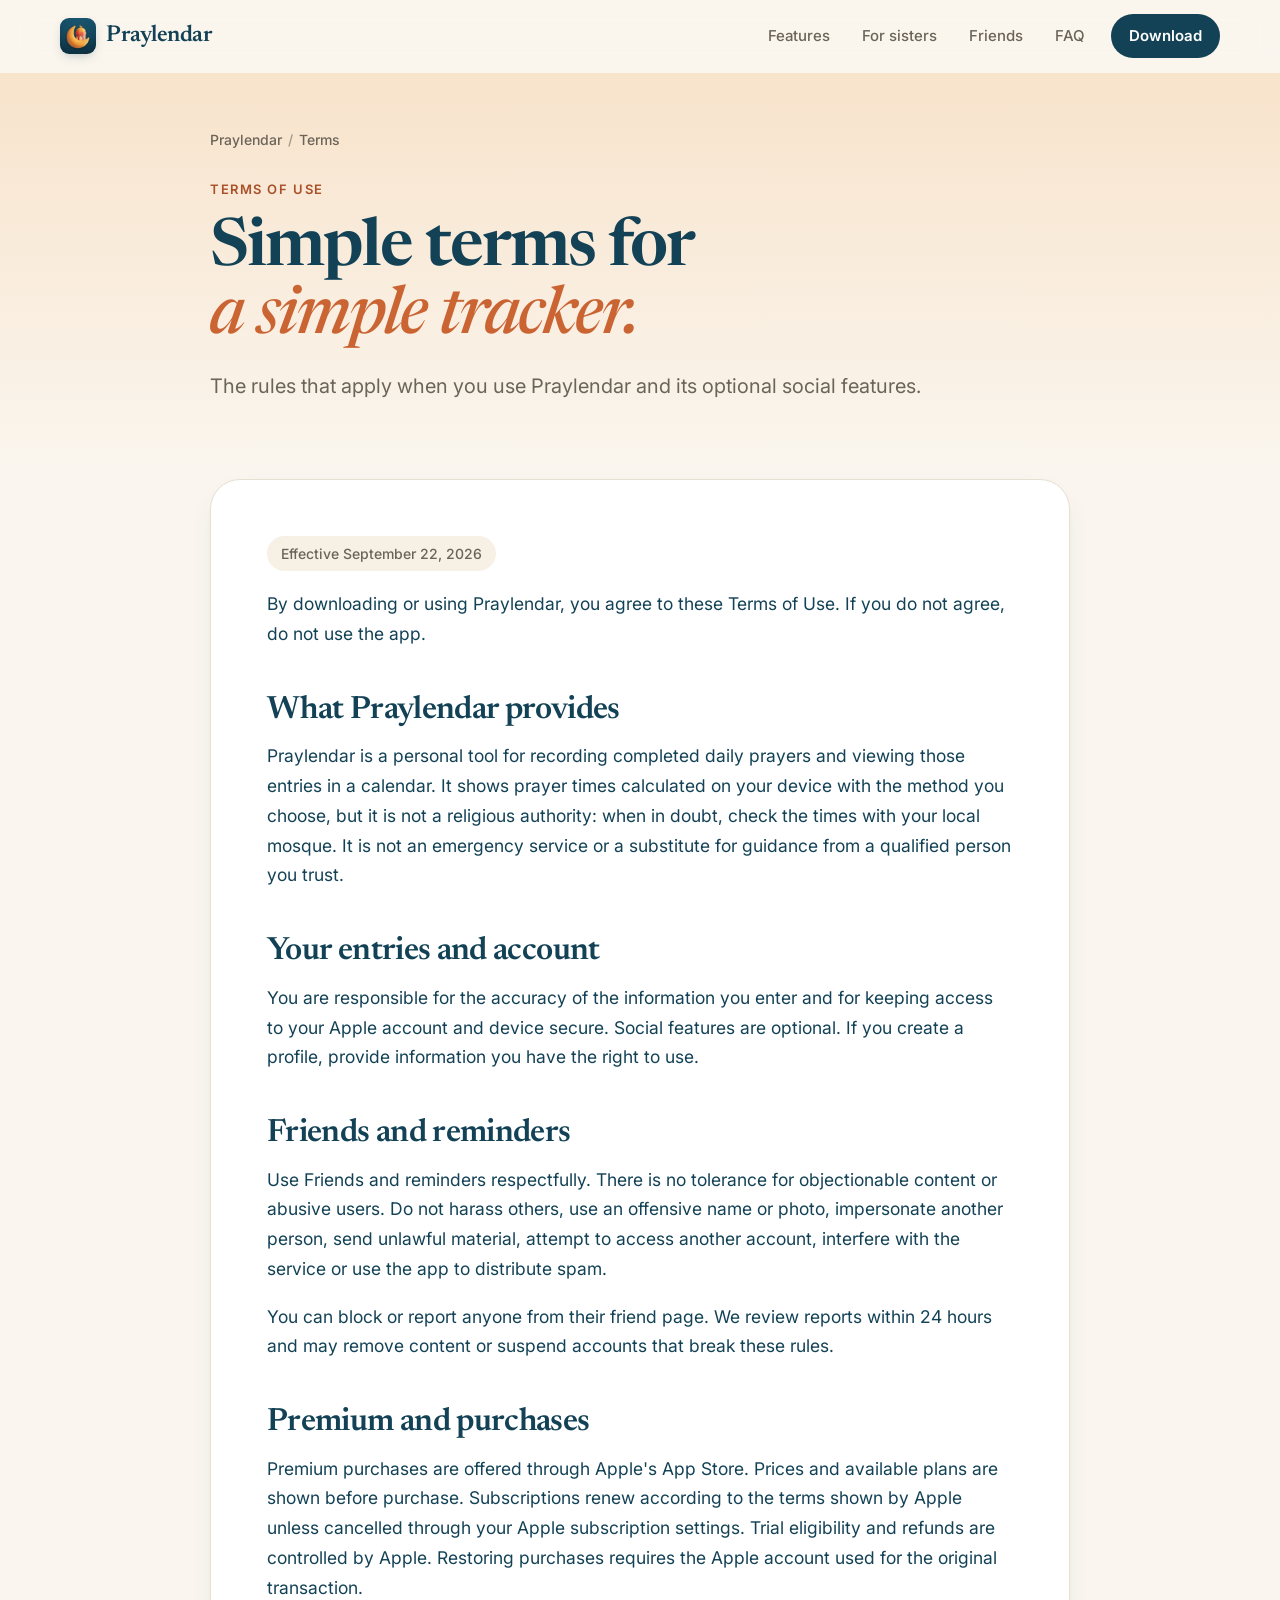
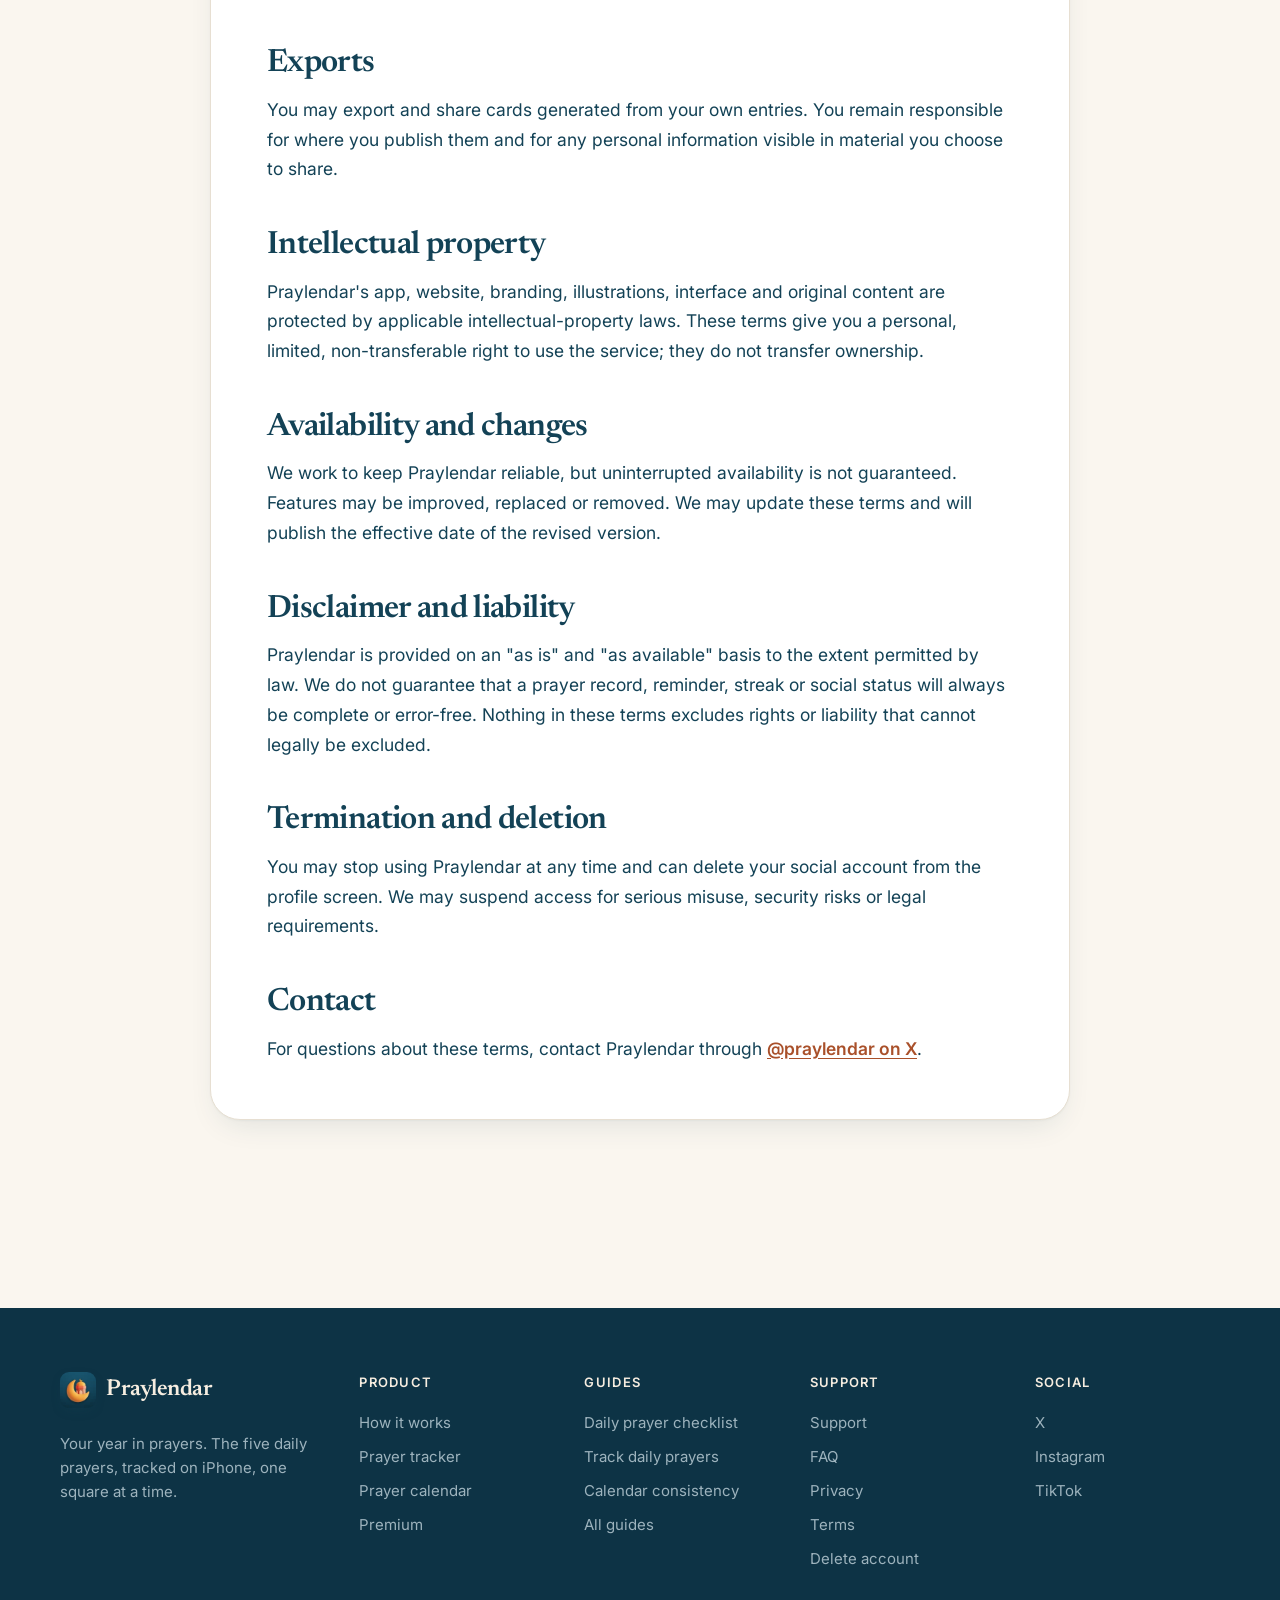
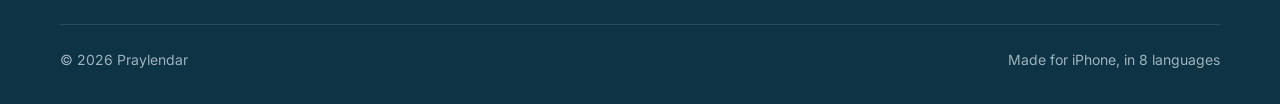
<file: terms/index.html>
<!doctype html>
<html lang="en">
<head>
  <meta charset="utf-8"><meta name="viewport" content="width=device-width, initial-scale=1"><meta name="theme-color" content="#FAF6EF">
  <title>Praylendar Terms of Use | Prayer Tracker App</title>
  <meta name="description" content="Terms of use for the Praylendar iPhone prayer tracker, Premium purchases, calendar exports, friends and reminders."><meta name="robots" content="index, follow"><link rel="canonical" href="https://praylendar.com/terms/">
  <meta property="og:type" content="website"><meta property="og:site_name" content="Praylendar"><meta property="og:title" content="Praylendar Terms of Use"><meta property="og:description" content="The terms that apply when you use Praylendar."><meta property="og:url" content="https://praylendar.com/terms/"><meta property="og:image" content="https://praylendar.com/images/og-praylendar.jpg">
  <link rel="icon" href="../images/praylendar-icon.png"><link rel="apple-touch-icon" href="../images/apple-touch-icon.png"><link rel="preconnect" href="https://fonts.googleapis.com"><link rel="preconnect" href="https://fonts.gstatic.com" crossorigin><link href="https://fonts.googleapis.com/css2?family=Inter:wght@400;500;600;700&family=Newsreader:ital,opsz,wght@0,6..72,500;0,6..72,600;1,6..72,500&display=swap" rel="stylesheet"><link rel="stylesheet" href="../styles.css?v=2">
  <script type="application/ld+json">{"@context":"https://schema.org","@type":"WebPage","name":"Praylendar Terms of Use","url":"https://praylendar.com/terms/","isPartOf":{"@type":"WebSite","name":"Praylendar","url":"https://praylendar.com/"}}</script>
</head>
<body>
  <a class="skip-link" href="#main">Skip to content</a>
  <header class="site-header" data-header>
    <div class="container nav-shell">
      <a class="brand" href="../" aria-label="Praylendar home">
        <img src="../images/icon-96.webp" alt="" width="36" height="36">
        <span class="brand-word">Praylendar</span>
      </a>
      <button class="menu-button" type="button" aria-label="Open menu" aria-expanded="false" aria-controls="site-menu" data-menu-button><span></span><span></span></button>
      <nav class="main-nav" id="site-menu" aria-label="Main navigation" data-menu>
        <a href="../#features">Features</a>
        <a href="../#sisters">For sisters</a>
        <a href="../#friends">Friends</a>
        <a href="../faq/">FAQ</a>
        <a class="nav-download" href="https://apps.apple.com/app/id6814939902">Download</a>
      </nav>
    </div>
  </header>
  <main id="main">
    <section class="page-hero">
      <div class="container">
        <nav class="breadcrumb" aria-label="Breadcrumb"><a href="../">Praylendar</a><span aria-hidden="true">/</span><span aria-current="page">Terms</span></nav>
        <p class="eyebrow">Terms of use</p>
        <h1>Simple terms for<br><span>a simple tracker.</span></h1>
        <p class="lead">The rules that apply when you use Praylendar and its optional social features.</p>
      </div>
    </section>
    <section class="split-section" style="padding-top:0">
      <div class="container prose-wrap">
        <article class="prose card">
          <p class="legal-date">Effective September 22, 2026</p>
          <p>By downloading or using Praylendar, you agree to these Terms of Use. If you do not agree, do not use the app.</p>
          <h2>What Praylendar provides</h2>
          <p>Praylendar is a personal tool for recording completed daily prayers and viewing those entries in a calendar. It shows prayer times calculated on your device with the method you choose, but it is not a religious authority: when in doubt, check the times with your local mosque. It is not an emergency service or a substitute for guidance from a qualified person you trust.</p>
          <h2>Your entries and account</h2>
          <p>You are responsible for the accuracy of the information you enter and for keeping access to your Apple account and device secure. Social features are optional. If you create a profile, provide information you have the right to use.</p>
          <h2>Friends and reminders</h2>
          <p>Use Friends and reminders respectfully. There is no tolerance for objectionable content or abusive users. Do not harass others, use an offensive name or photo, impersonate another person, send unlawful material, attempt to access another account, interfere with the service or use the app to distribute spam.</p>
          <p>You can block or report anyone from their friend page. We review reports within 24 hours and may remove content or suspend accounts that break these rules.</p>
          <h2>Premium and purchases</h2>
          <p>Premium purchases are offered through Apple's App Store. Prices and available plans are shown before purchase. Subscriptions renew according to the terms shown by Apple unless cancelled through your Apple subscription settings. Trial eligibility and refunds are controlled by Apple. Restoring purchases requires the Apple account used for the original transaction.</p>
          <h2>Exports</h2>
          <p>You may export and share cards generated from your own entries. You remain responsible for where you publish them and for any personal information visible in material you choose to share.</p>
          <h2>Intellectual property</h2>
          <p>Praylendar's app, website, branding, illustrations, interface and original content are protected by applicable intellectual-property laws. These terms give you a personal, limited, non-transferable right to use the service; they do not transfer ownership.</p>
          <h2>Availability and changes</h2>
          <p>We work to keep Praylendar reliable, but uninterrupted availability is not guaranteed. Features may be improved, replaced or removed. We may update these terms and will publish the effective date of the revised version.</p>
          <h2>Disclaimer and liability</h2>
          <p>Praylendar is provided on an "as is" and "as available" basis to the extent permitted by law. We do not guarantee that a prayer record, reminder, streak or social status will always be complete or error-free. Nothing in these terms excludes rights or liability that cannot legally be excluded.</p>
          <h2>Termination and deletion</h2>
          <p>You may stop using Praylendar at any time and can delete your social account from the profile screen. We may suspend access for serious misuse, security risks or legal requirements.</p>
          <h2>Contact</h2>
          <p>For questions about these terms, contact Praylendar through <a href="https://x.com/praylendar" target="_blank" rel="noopener noreferrer">@praylendar on X</a>.</p>
        </article>
      </div>
    </section>
  </main>
  <footer class="site-footer">
    <div class="container">
      <div class="footer-main">
        <div class="footer-brand">
          <a class="brand" href="../">
            <img src="../images/icon-96.webp" alt="" width="36" height="36">
            <span class="brand-word">Praylendar</span>
          </a>
          <p>Your year in prayers. The five daily prayers, tracked on iPhone, one square at a time.</p>
        </div>
        <div class="footer-col"><strong>Product</strong><a href="../how-it-works/">How it works</a><a href="../prayer-tracker/">Prayer tracker</a><a href="../prayer-calendar/">Prayer calendar</a><a href="../#premium">Premium</a></div>
        <div class="footer-col"><strong>Guides</strong><a href="../guides/daily-prayer-checklist/">Daily prayer checklist</a><a href="../guides/track-daily-prayers/">Track daily prayers</a><a href="../guides/prayer-calendar-consistency/">Calendar consistency</a><a href="../guides/">All guides</a></div>
        <div class="footer-col"><strong>Support</strong><a href="../contact/">Support</a><a href="../faq/">FAQ</a><a href="../privacy/">Privacy</a><a href="../terms/">Terms</a><a href="../account-deletion/">Delete account</a></div>
        <div class="footer-col"><strong>Social</strong><a href="https://x.com/praylendar" target="_blank" rel="noopener noreferrer">X</a><a href="https://www.instagram.com/praylendar/" target="_blank" rel="noopener noreferrer">Instagram</a><a href="https://www.tiktok.com/@praylendar" target="_blank" rel="noopener noreferrer">TikTok</a></div>
      </div>
      <div class="footer-bottom"><span>&copy; <span data-year>2026</span> Praylendar</span><span>Made for iPhone, in 8 languages</span></div>
    </div>
  </footer>
  <script src="../script.js?v=2"></script>
</body>
</html>
</file>
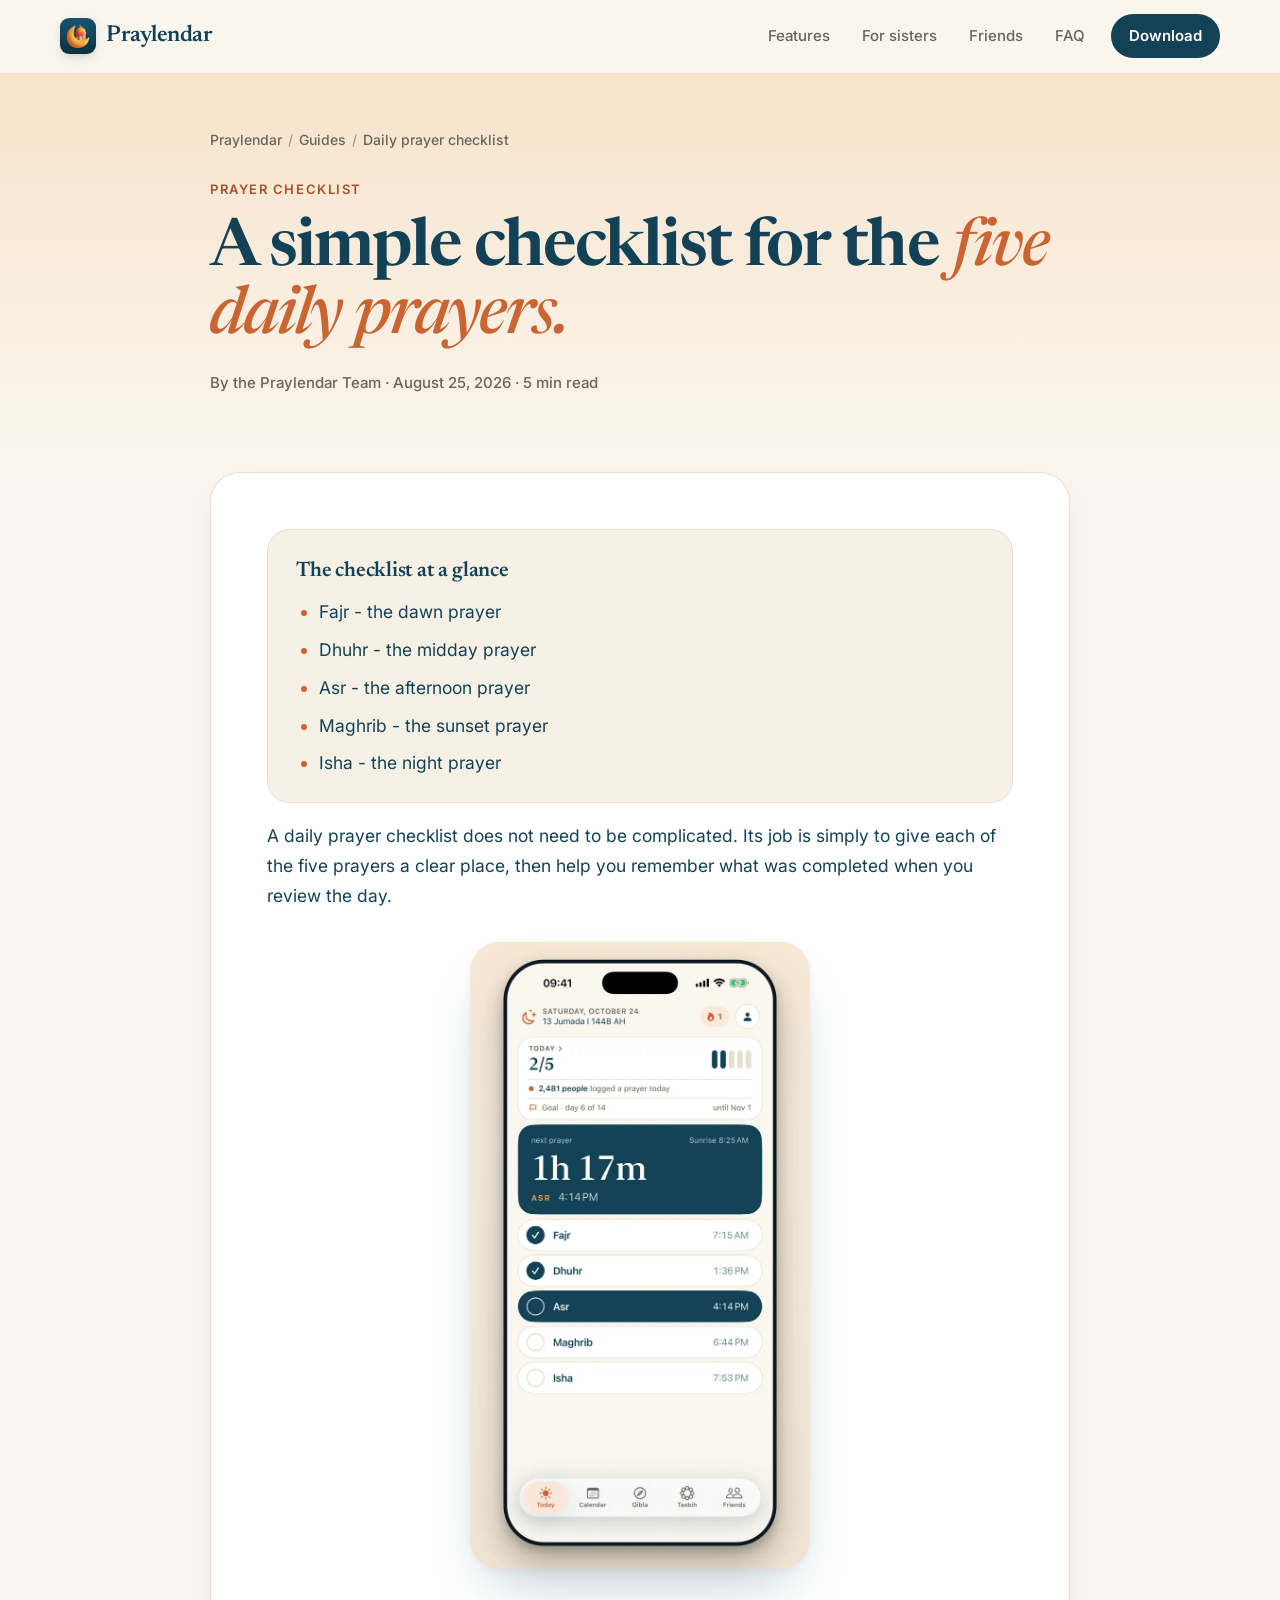
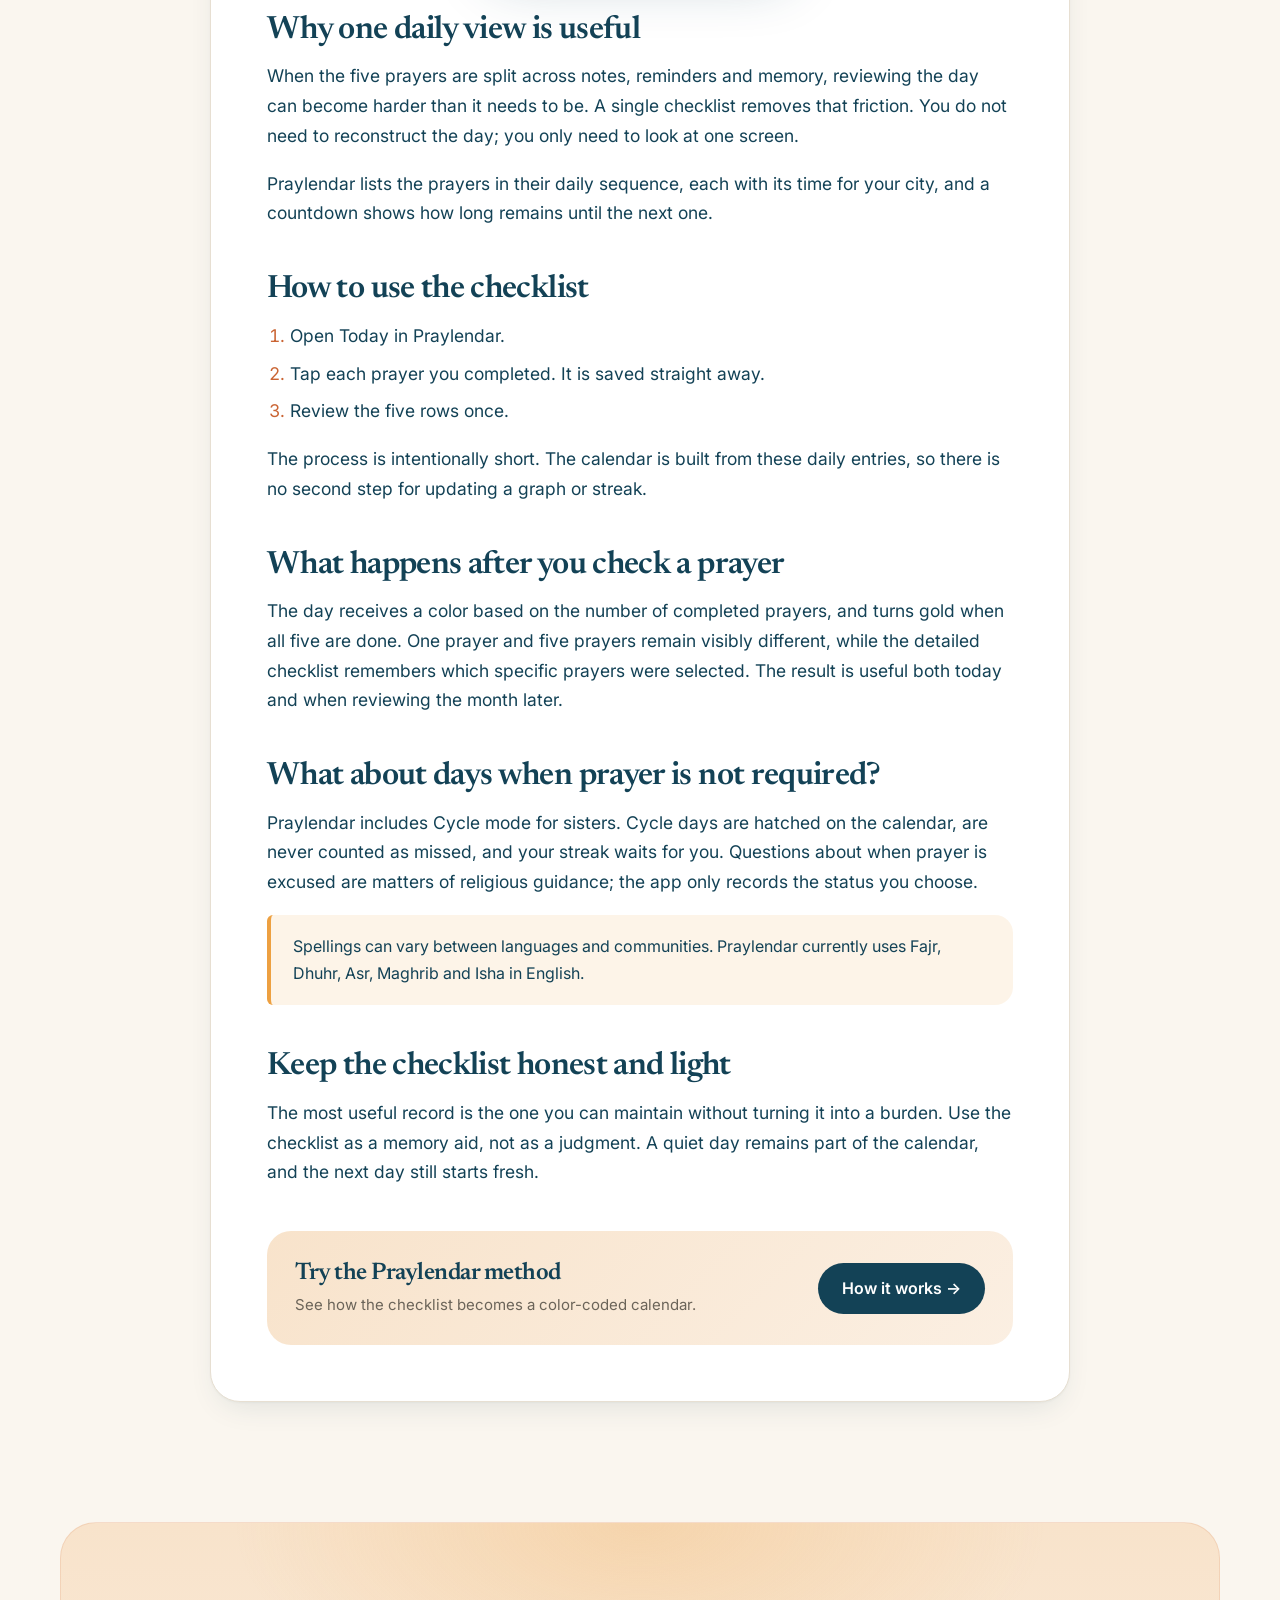
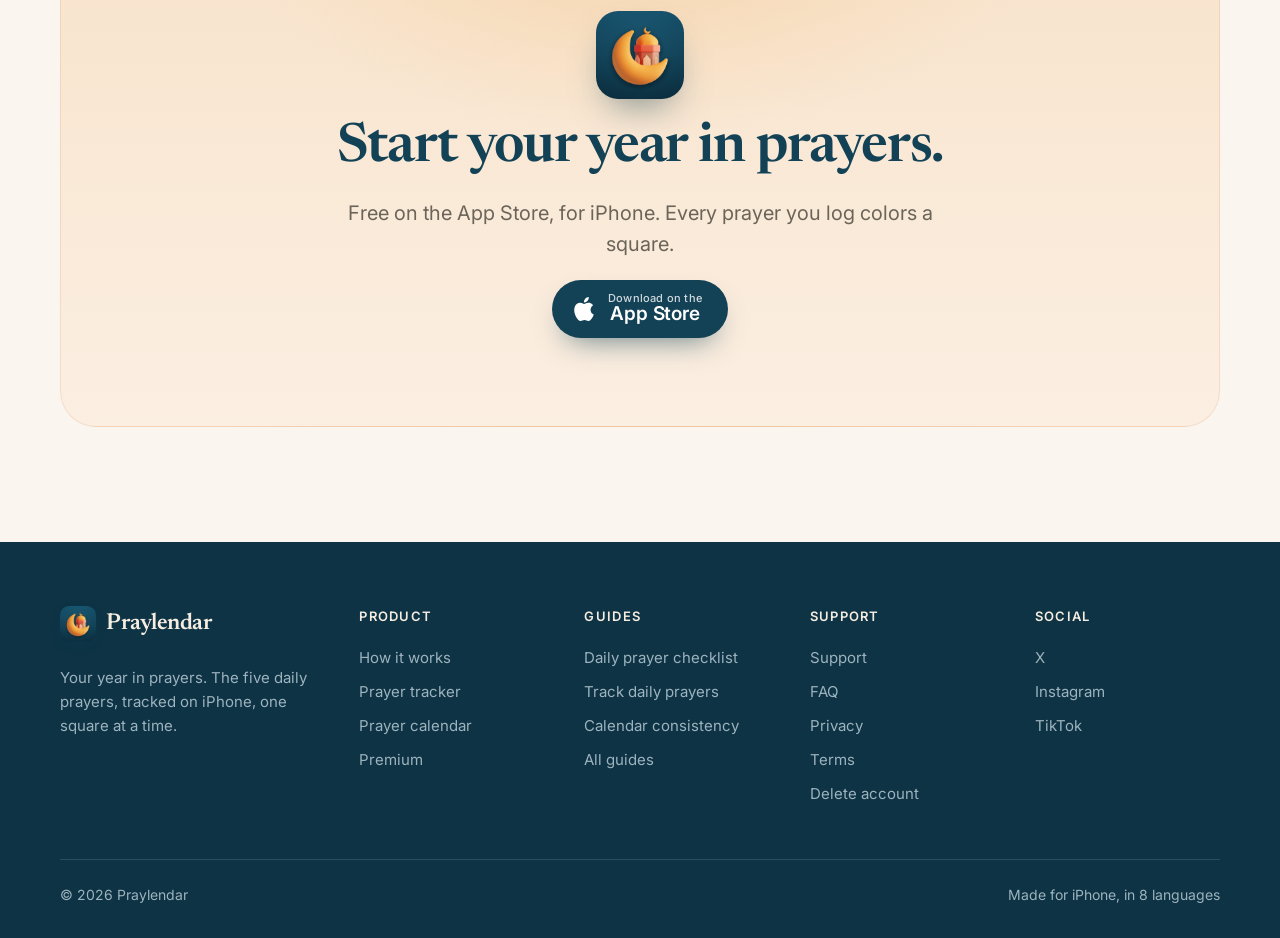
<file: guides/daily-prayer-checklist/index.html>
<!doctype html>
<html lang="en">
<head>
  <meta charset="utf-8"><meta name="viewport" content="width=device-width, initial-scale=1"><meta name="theme-color" content="#FAF6EF"><title>Five Daily Prayers Checklist: Fajr to Isha | Praylendar</title><meta name="description" content="A simple daily prayer checklist for Fajr, Dhuhr, Asr, Maghrib and Isha, plus a practical way to record completed prayers in Praylendar."><meta name="robots" content="index, follow, max-image-preview:large"><link rel="canonical" href="https://praylendar.com/guides/daily-prayer-checklist/"><meta property="og:type" content="article"><meta property="og:site_name" content="Praylendar"><meta property="og:title" content="A Simple Checklist for the Five Daily Prayers"><meta property="og:description" content="Keep Fajr, Dhuhr, Asr, Maghrib and Isha in one clear daily view."><meta property="og:url" content="https://praylendar.com/guides/daily-prayer-checklist/"><meta property="og:image" content="https://praylendar.com/images/og-praylendar.jpg"><meta property="article:published_time" content="2026-08-25"><link rel="icon" href="../../images/praylendar-icon.png"><link rel="apple-touch-icon" href="../../images/apple-touch-icon.png"><link rel="preconnect" href="https://fonts.googleapis.com"><link rel="preconnect" href="https://fonts.gstatic.com" crossorigin><link href="https://fonts.googleapis.com/css2?family=Inter:wght@400;500;600;700&family=Newsreader:ital,opsz,wght@0,6..72,500;0,6..72,600;1,6..72,500&display=swap" rel="stylesheet"><link rel="stylesheet" href="../../styles.css?v=2"><script type="application/ld+json">{"@context":"https://schema.org","@type":"Article","headline":"A Simple Checklist for the Five Daily Prayers","description":"A practical daily checklist for Fajr, Dhuhr, Asr, Maghrib and Isha.","datePublished":"2026-08-25","dateModified":"2026-10-24","author":{"@type":"Organization","name":"Praylendar"},"publisher":{"@type":"Organization","name":"Praylendar","logo":{"@type":"ImageObject","url":"https://praylendar.com/images/praylendar-icon.png"}},"mainEntityOfPage":"https://praylendar.com/guides/daily-prayer-checklist/","image":"https://praylendar.com/images/og-praylendar.jpg"}</script>
</head>
<body>
  <a class="skip-link" href="#main">Skip to content</a>
  <header class="site-header" data-header>
    <div class="container nav-shell">
      <a class="brand" href="../../" aria-label="Praylendar home">
        <img src="../../images/icon-96.webp" alt="" width="36" height="36">
        <span class="brand-word">Praylendar</span>
      </a>
      <button class="menu-button" type="button" aria-label="Open menu" aria-expanded="false" aria-controls="site-menu" data-menu-button><span></span><span></span></button>
      <nav class="main-nav" id="site-menu" aria-label="Main navigation" data-menu>
        <a href="../../#features">Features</a>
        <a href="../../#sisters">For sisters</a>
        <a href="../../#friends">Friends</a>
        <a href="../../faq/">FAQ</a>
        <a class="nav-download" href="https://apps.apple.com/app/id6814939902">Download</a>
      </nav>
    </div>
  </header>
  <main id="main">
    <article>
      <header class="page-hero">
        <div class="container">
          <nav class="breadcrumb" aria-label="Breadcrumb"><a href="../../">Praylendar</a><span aria-hidden="true">/</span><a href="../">Guides</a><span aria-hidden="true">/</span><span aria-current="page">Daily prayer checklist</span></nav>
          <p class="eyebrow">Prayer checklist</p>
          <h1>A simple checklist for the <span>five daily prayers.</span></h1>
          <p class="article-meta">By the Praylendar Team · August 25, 2026 · 5 min read</p>
        </div>
      </header>
      <div class="split-section" style="padding-top:0">
        <div class="container prose-wrap">
          <div class="prose card">
            <div class="key-points"><strong>The checklist at a glance</strong><ul><li>Fajr - the dawn prayer</li><li>Dhuhr - the midday prayer</li><li>Asr - the afternoon prayer</li><li>Maghrib - the sunset prayer</li><li>Isha - the night prayer</li></ul></div>
            <p>A daily prayer checklist does not need to be complicated. Its job is simply to give each of the five prayers a clear place, then help you remember what was completed when you review the day.</p>
            <div class="article-figure"><div class="shot"><img src="../../images/screen-today.webp" alt="Praylendar Today screen showing Fajr, Dhuhr, Asr, Maghrib and Isha with their times" width="720" height="1327" loading="lazy" decoding="async"></div></div>
            <h2>Why one daily view is useful</h2><p>When the five prayers are split across notes, reminders and memory, reviewing the day can become harder than it needs to be. A single checklist removes that friction. You do not need to reconstruct the day; you only need to look at one screen.</p><p>Praylendar lists the prayers in their daily sequence, each with its time for your city, and a countdown shows how long remains until the next one.</p>
            <h2>How to use the checklist</h2><ol><li>Open Today in Praylendar.</li><li>Tap each prayer you completed. It is saved straight away.</li><li>Review the five rows once.</li></ol><p>The process is intentionally short. The calendar is built from these daily entries, so there is no second step for updating a graph or streak.</p>
            <h2>What happens after you check a prayer</h2><p>The day receives a color based on the number of completed prayers, and turns gold when all five are done. One prayer and five prayers remain visibly different, while the detailed checklist remembers which specific prayers were selected. The result is useful both today and when reviewing the month later.</p>
            <h2>What about days when prayer is not required?</h2><p>Praylendar includes Cycle mode for sisters. Cycle days are hatched on the calendar, are never counted as missed, and your streak waits for you. Questions about when prayer is excused are matters of religious guidance; the app only records the status you choose.</p>
            <div class="article-note"><p>Spellings can vary between languages and communities. Praylendar currently uses Fajr, Dhuhr, Asr, Maghrib and Isha in English.</p></div>
            <h2>Keep the checklist honest and light</h2><p>The most useful record is the one you can maintain without turning it into a burden. Use the checklist as a memory aid, not as a judgment. A quiet day remains part of the calendar, and the next day still starts fresh.</p>
            <div class="article-cta"><div><h3>Try the Praylendar method</h3><p>See how the checklist becomes a color-coded calendar.</p></div><a class="primary-button" href="../../how-it-works/">How it works &#8594;</a></div>
          </div>
        </div>
      </div>
    </article>
    <section class="cta-section" id="download">
      <div class="container">
        <div class="cta-card">
          <img src="../../images/praylendar-icon.png" alt="Praylendar app icon" width="88" height="88" loading="lazy">
          <h2>Start your year in prayers.</h2>
          <p class="lead">Free on the App Store, for iPhone. Every prayer you log colors a square.</p>
          <a class="app-store-button" href="https://apps.apple.com/app/id6814939902"><svg viewBox="0 0 24 24" aria-hidden="true"><path d="M12.152 6.896c-.948 0-2.415-1.078-3.96-1.04-2.04.027-3.91 1.183-4.961 3.014-2.117 3.675-.546 9.103 1.519 12.09 1.013 1.454 2.208 3.09 3.792 3.039 1.52-.065 2.09-.987 3.935-.987 1.831 0 2.35.987 3.96.948 1.637-.026 2.676-1.48 3.676-2.948 1.156-1.688 1.636-3.325 1.662-3.415-.039-.013-3.182-1.221-3.22-4.857-.026-3.04 2.48-4.494 2.597-4.559-1.429-2.09-3.623-2.324-4.39-2.376-2-.156-3.675 1.09-4.61 1.09zM15.53 3.83c.843-1.012 1.4-2.427 1.245-3.83-1.207.052-2.662.805-3.532 1.818-.78.896-1.454 2.338-1.273 3.714 1.338.104 2.715-.688 3.559-1.701"/></svg><span><small>Download on the</small>App Store</span></a>
        </div>
      </div>
    </section>
  </main>
  <footer class="site-footer">
    <div class="container">
      <div class="footer-main">
        <div class="footer-brand">
          <a class="brand" href="../../">
            <img src="../../images/icon-96.webp" alt="" width="36" height="36">
            <span class="brand-word">Praylendar</span>
          </a>
          <p>Your year in prayers. The five daily prayers, tracked on iPhone, one square at a time.</p>
        </div>
        <div class="footer-col"><strong>Product</strong><a href="../../how-it-works/">How it works</a><a href="../../prayer-tracker/">Prayer tracker</a><a href="../../prayer-calendar/">Prayer calendar</a><a href="../../#premium">Premium</a></div>
        <div class="footer-col"><strong>Guides</strong><a href="../../guides/daily-prayer-checklist/">Daily prayer checklist</a><a href="../../guides/track-daily-prayers/">Track daily prayers</a><a href="../../guides/prayer-calendar-consistency/">Calendar consistency</a><a href="../../guides/">All guides</a></div>
        <div class="footer-col"><strong>Support</strong><a href="../../contact/">Support</a><a href="../../faq/">FAQ</a><a href="../../privacy/">Privacy</a><a href="../../terms/">Terms</a><a href="../../account-deletion/">Delete account</a></div>
        <div class="footer-col"><strong>Social</strong><a href="https://x.com/praylendar" target="_blank" rel="noopener noreferrer">X</a><a href="https://www.instagram.com/praylendar/" target="_blank" rel="noopener noreferrer">Instagram</a><a href="https://www.tiktok.com/@praylendar" target="_blank" rel="noopener noreferrer">TikTok</a></div>
      </div>
      <div class="footer-bottom"><span>&copy; <span data-year>2026</span> Praylendar</span><span>Made for iPhone, in 8 languages</span></div>
    </div>
  </footer>
  <script src="../../script.js?v=2"></script>
</body>
</html>
</file>
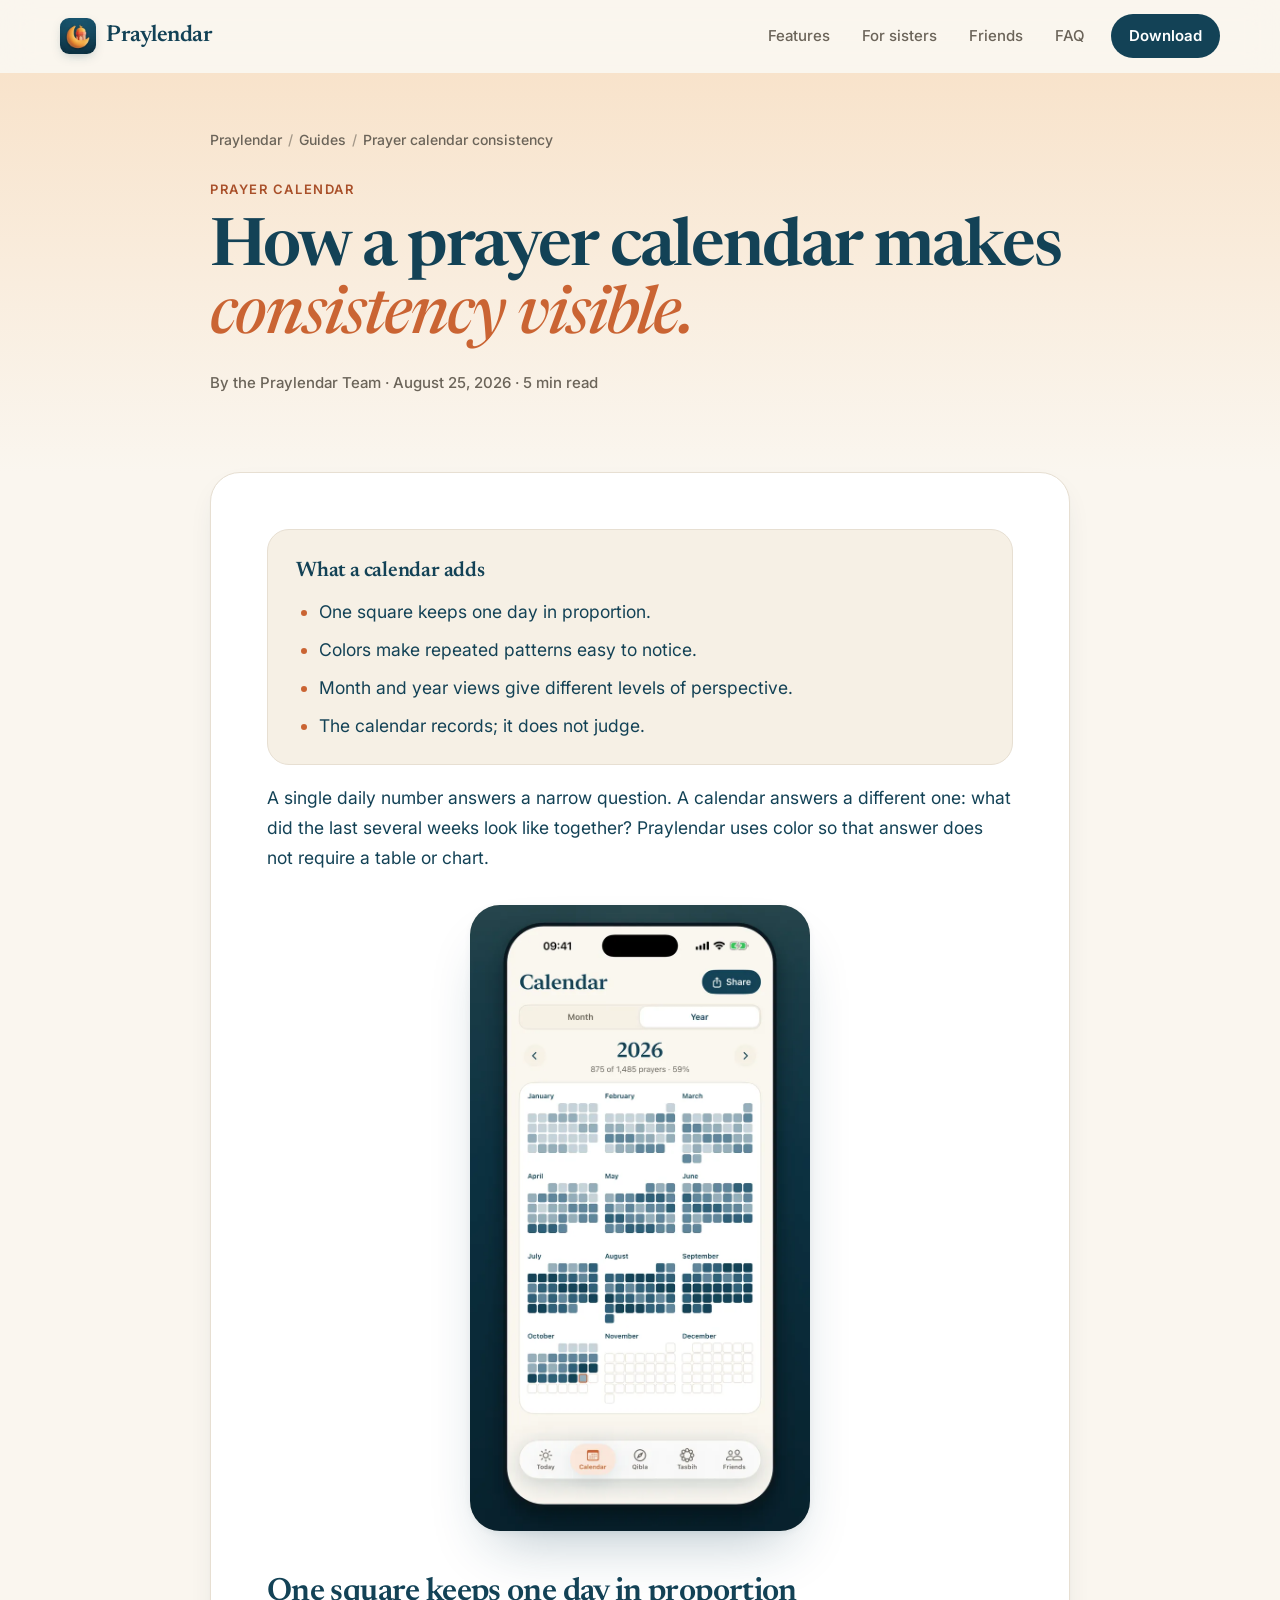
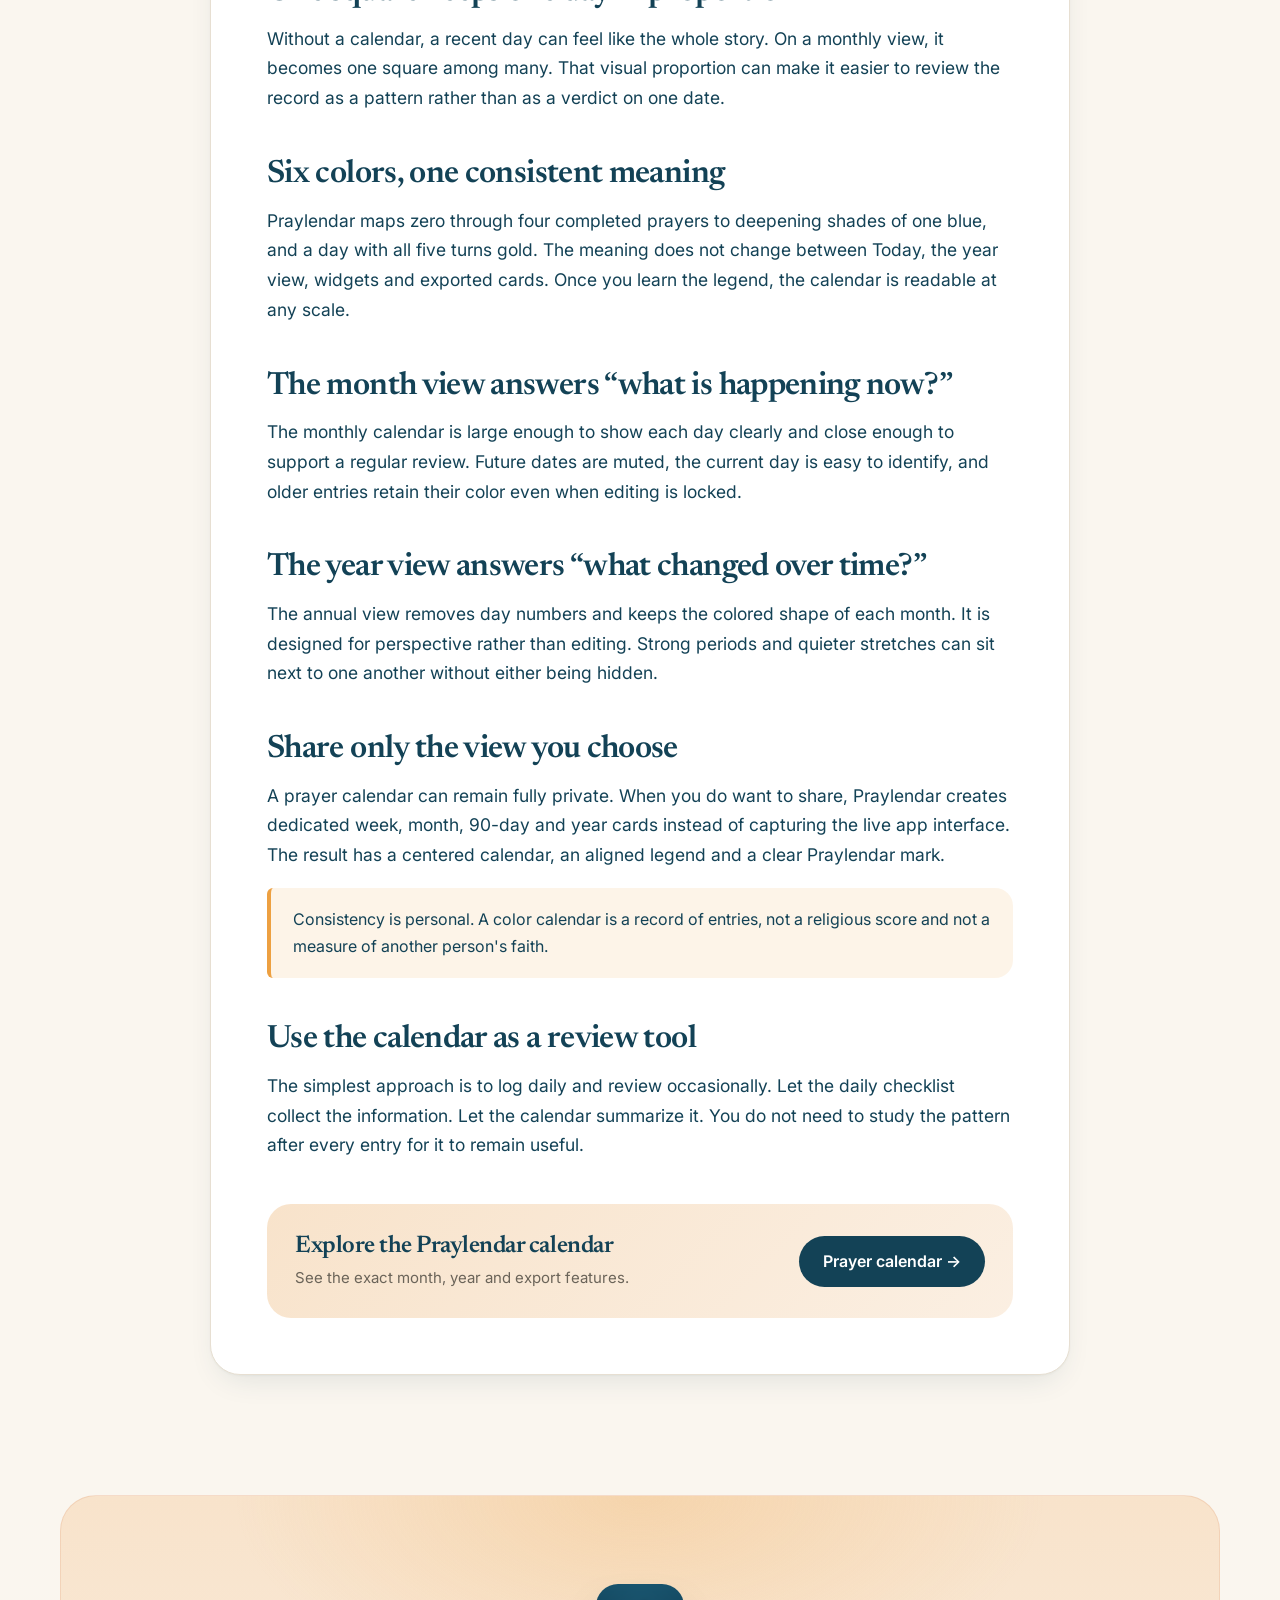
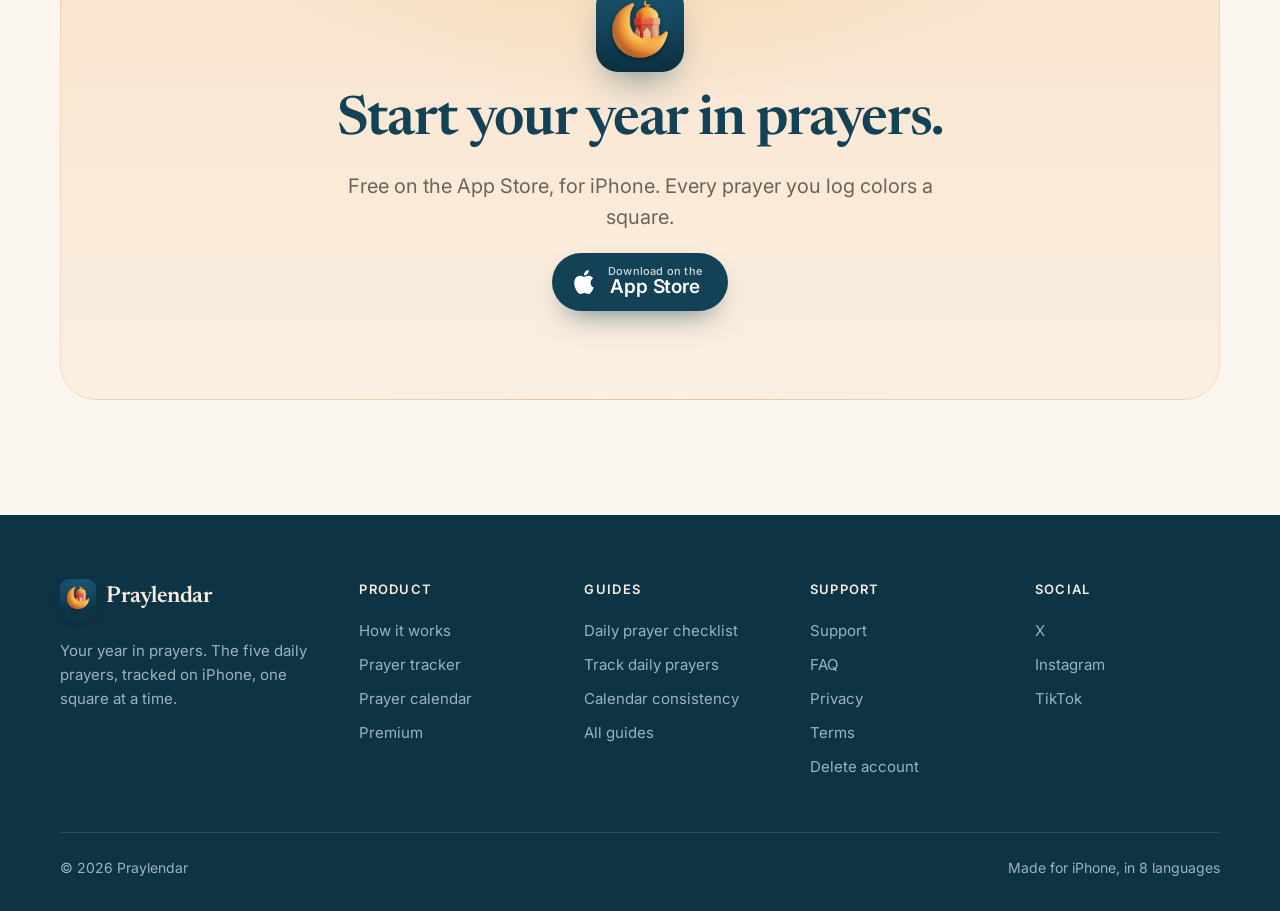
<file: guides/prayer-calendar-consistency/index.html>
<!doctype html>
<html lang="en">
<head>
  <meta charset="utf-8"><meta name="viewport" content="width=device-width, initial-scale=1"><meta name="theme-color" content="#FAF6EF"><title>How a Prayer Calendar Shows Consistency | Praylendar</title><meta name="description" content="See how a color-coded prayer calendar turns daily Fajr-to-Isha entries into a monthly and yearly view of consistency with Praylendar."><meta name="robots" content="index, follow, max-image-preview:large"><link rel="canonical" href="https://praylendar.com/guides/prayer-calendar-consistency/"><meta property="og:type" content="article"><meta property="og:site_name" content="Praylendar"><meta property="og:title" content="How a Prayer Calendar Makes Consistency Visible"><meta property="og:description" content="Use month and year views to understand a daily prayer record."><meta property="og:url" content="https://praylendar.com/guides/prayer-calendar-consistency/"><meta property="og:image" content="https://praylendar.com/images/og-praylendar.jpg"><meta property="article:published_time" content="2026-08-25"><link rel="icon" href="../../images/praylendar-icon.png"><link rel="apple-touch-icon" href="../../images/apple-touch-icon.png"><link rel="preconnect" href="https://fonts.googleapis.com"><link rel="preconnect" href="https://fonts.gstatic.com" crossorigin><link href="https://fonts.googleapis.com/css2?family=Inter:wght@400;500;600;700&family=Newsreader:ital,opsz,wght@0,6..72,500;0,6..72,600;1,6..72,500&display=swap" rel="stylesheet"><link rel="stylesheet" href="../../styles.css?v=2"><script type="application/ld+json">{"@context":"https://schema.org","@type":"Article","headline":"How a Prayer Calendar Makes Consistency Visible","datePublished":"2026-08-25","dateModified":"2026-10-24","author":{"@type":"Organization","name":"Praylendar"},"publisher":{"@type":"Organization","name":"Praylendar","logo":{"@type":"ImageObject","url":"https://praylendar.com/images/praylendar-icon.png"}},"mainEntityOfPage":"https://praylendar.com/guides/prayer-calendar-consistency/","image":"https://praylendar.com/images/og-praylendar.jpg"}</script>
</head>
<body>
  <a class="skip-link" href="#main">Skip to content</a>
  <header class="site-header" data-header>
    <div class="container nav-shell">
      <a class="brand" href="../../" aria-label="Praylendar home">
        <img src="../../images/icon-96.webp" alt="" width="36" height="36">
        <span class="brand-word">Praylendar</span>
      </a>
      <button class="menu-button" type="button" aria-label="Open menu" aria-expanded="false" aria-controls="site-menu" data-menu-button><span></span><span></span></button>
      <nav class="main-nav" id="site-menu" aria-label="Main navigation" data-menu>
        <a href="../../#features">Features</a>
        <a href="../../#sisters">For sisters</a>
        <a href="../../#friends">Friends</a>
        <a href="../../faq/">FAQ</a>
        <a class="nav-download" href="https://apps.apple.com/app/id6814939902">Download</a>
      </nav>
    </div>
  </header>
  <main id="main">
    <article>
      <header class="page-hero">
        <div class="container">
          <nav class="breadcrumb" aria-label="Breadcrumb"><a href="../../">Praylendar</a><span aria-hidden="true">/</span><a href="../">Guides</a><span aria-hidden="true">/</span><span aria-current="page">Prayer calendar consistency</span></nav>
          <p class="eyebrow">Prayer calendar</p>
          <h1>How a prayer calendar makes <span>consistency visible.</span></h1>
          <p class="article-meta">By the Praylendar Team · August 25, 2026 · 5 min read</p>
        </div>
      </header>
      <div class="split-section" style="padding-top:0">
        <div class="container prose-wrap">
          <div class="prose card">
            <div class="key-points"><strong>What a calendar adds</strong><ul><li>One square keeps one day in proportion.</li><li>Colors make repeated patterns easy to notice.</li><li>Month and year views give different levels of perspective.</li><li>The calendar records; it does not judge.</li></ul></div>
            <p>A single daily number answers a narrow question. A calendar answers a different one: what did the last several weeks look like together? Praylendar uses color so that answer does not require a table or chart.</p>
            <div class="article-figure"><div class="shot"><img src="../../images/screen-year.webp" alt="Praylendar year view with twelve prayer calendars" width="720" height="1327" loading="lazy" decoding="async"></div></div>
            <h2>One square keeps one day in proportion</h2><p>Without a calendar, a recent day can feel like the whole story. On a monthly view, it becomes one square among many. That visual proportion can make it easier to review the record as a pattern rather than as a verdict on one date.</p>
            <h2>Six colors, one consistent meaning</h2><p>Praylendar maps zero through four completed prayers to deepening shades of one blue, and a day with all five turns gold. The meaning does not change between Today, the year view, widgets and exported cards. Once you learn the legend, the calendar is readable at any scale.</p>
            <h2>The month view answers “what is happening now?”</h2><p>The monthly calendar is large enough to show each day clearly and close enough to support a regular review. Future dates are muted, the current day is easy to identify, and older entries retain their color even when editing is locked.</p>
            <h2>The year view answers “what changed over time?”</h2><p>The annual view removes day numbers and keeps the colored shape of each month. It is designed for perspective rather than editing. Strong periods and quieter stretches can sit next to one another without either being hidden.</p>
            <h2>Share only the view you choose</h2><p>A prayer calendar can remain fully private. When you do want to share, Praylendar creates dedicated week, month, 90-day and year cards instead of capturing the live app interface. The result has a centered calendar, an aligned legend and a clear Praylendar mark.</p>
            <div class="article-note"><p>Consistency is personal. A color calendar is a record of entries, not a religious score and not a measure of another person's faith.</p></div>
            <h2>Use the calendar as a review tool</h2><p>The simplest approach is to log daily and review occasionally. Let the daily checklist collect the information. Let the calendar summarize it. You do not need to study the pattern after every entry for it to remain useful.</p>
            <div class="article-cta"><div><h3>Explore the Praylendar calendar</h3><p>See the exact month, year and export features.</p></div><a class="primary-button" href="../../prayer-calendar/">Prayer calendar &#8594;</a></div>
          </div>
        </div>
      </div>
    </article>
    <section class="cta-section" id="download">
      <div class="container">
        <div class="cta-card">
          <img src="../../images/praylendar-icon.png" alt="Praylendar app icon" width="88" height="88" loading="lazy">
          <h2>Start your year in prayers.</h2>
          <p class="lead">Free on the App Store, for iPhone. Every prayer you log colors a square.</p>
          <a class="app-store-button" href="https://apps.apple.com/app/id6814939902"><svg viewBox="0 0 24 24" aria-hidden="true"><path d="M12.152 6.896c-.948 0-2.415-1.078-3.96-1.04-2.04.027-3.91 1.183-4.961 3.014-2.117 3.675-.546 9.103 1.519 12.09 1.013 1.454 2.208 3.09 3.792 3.039 1.52-.065 2.09-.987 3.935-.987 1.831 0 2.35.987 3.96.948 1.637-.026 2.676-1.48 3.676-2.948 1.156-1.688 1.636-3.325 1.662-3.415-.039-.013-3.182-1.221-3.22-4.857-.026-3.04 2.48-4.494 2.597-4.559-1.429-2.09-3.623-2.324-4.39-2.376-2-.156-3.675 1.09-4.61 1.09zM15.53 3.83c.843-1.012 1.4-2.427 1.245-3.83-1.207.052-2.662.805-3.532 1.818-.78.896-1.454 2.338-1.273 3.714 1.338.104 2.715-.688 3.559-1.701"/></svg><span><small>Download on the</small>App Store</span></a>
        </div>
      </div>
    </section>
  </main>
  <footer class="site-footer">
    <div class="container">
      <div class="footer-main">
        <div class="footer-brand">
          <a class="brand" href="../../">
            <img src="../../images/icon-96.webp" alt="" width="36" height="36">
            <span class="brand-word">Praylendar</span>
          </a>
          <p>Your year in prayers. The five daily prayers, tracked on iPhone, one square at a time.</p>
        </div>
        <div class="footer-col"><strong>Product</strong><a href="../../how-it-works/">How it works</a><a href="../../prayer-tracker/">Prayer tracker</a><a href="../../prayer-calendar/">Prayer calendar</a><a href="../../#premium">Premium</a></div>
        <div class="footer-col"><strong>Guides</strong><a href="../../guides/daily-prayer-checklist/">Daily prayer checklist</a><a href="../../guides/track-daily-prayers/">Track daily prayers</a><a href="../../guides/prayer-calendar-consistency/">Calendar consistency</a><a href="../../guides/">All guides</a></div>
        <div class="footer-col"><strong>Support</strong><a href="../../contact/">Support</a><a href="../../faq/">FAQ</a><a href="../../privacy/">Privacy</a><a href="../../terms/">Terms</a><a href="../../account-deletion/">Delete account</a></div>
        <div class="footer-col"><strong>Social</strong><a href="https://x.com/praylendar" target="_blank" rel="noopener noreferrer">X</a><a href="https://www.instagram.com/praylendar/" target="_blank" rel="noopener noreferrer">Instagram</a><a href="https://www.tiktok.com/@praylendar" target="_blank" rel="noopener noreferrer">TikTok</a></div>
      </div>
      <div class="footer-bottom"><span>&copy; <span data-year>2026</span> Praylendar</span><span>Made for iPhone, in 8 languages</span></div>
    </div>
  </footer>
  <script src="../../script.js?v=2"></script>
</body>
</html>
</file>
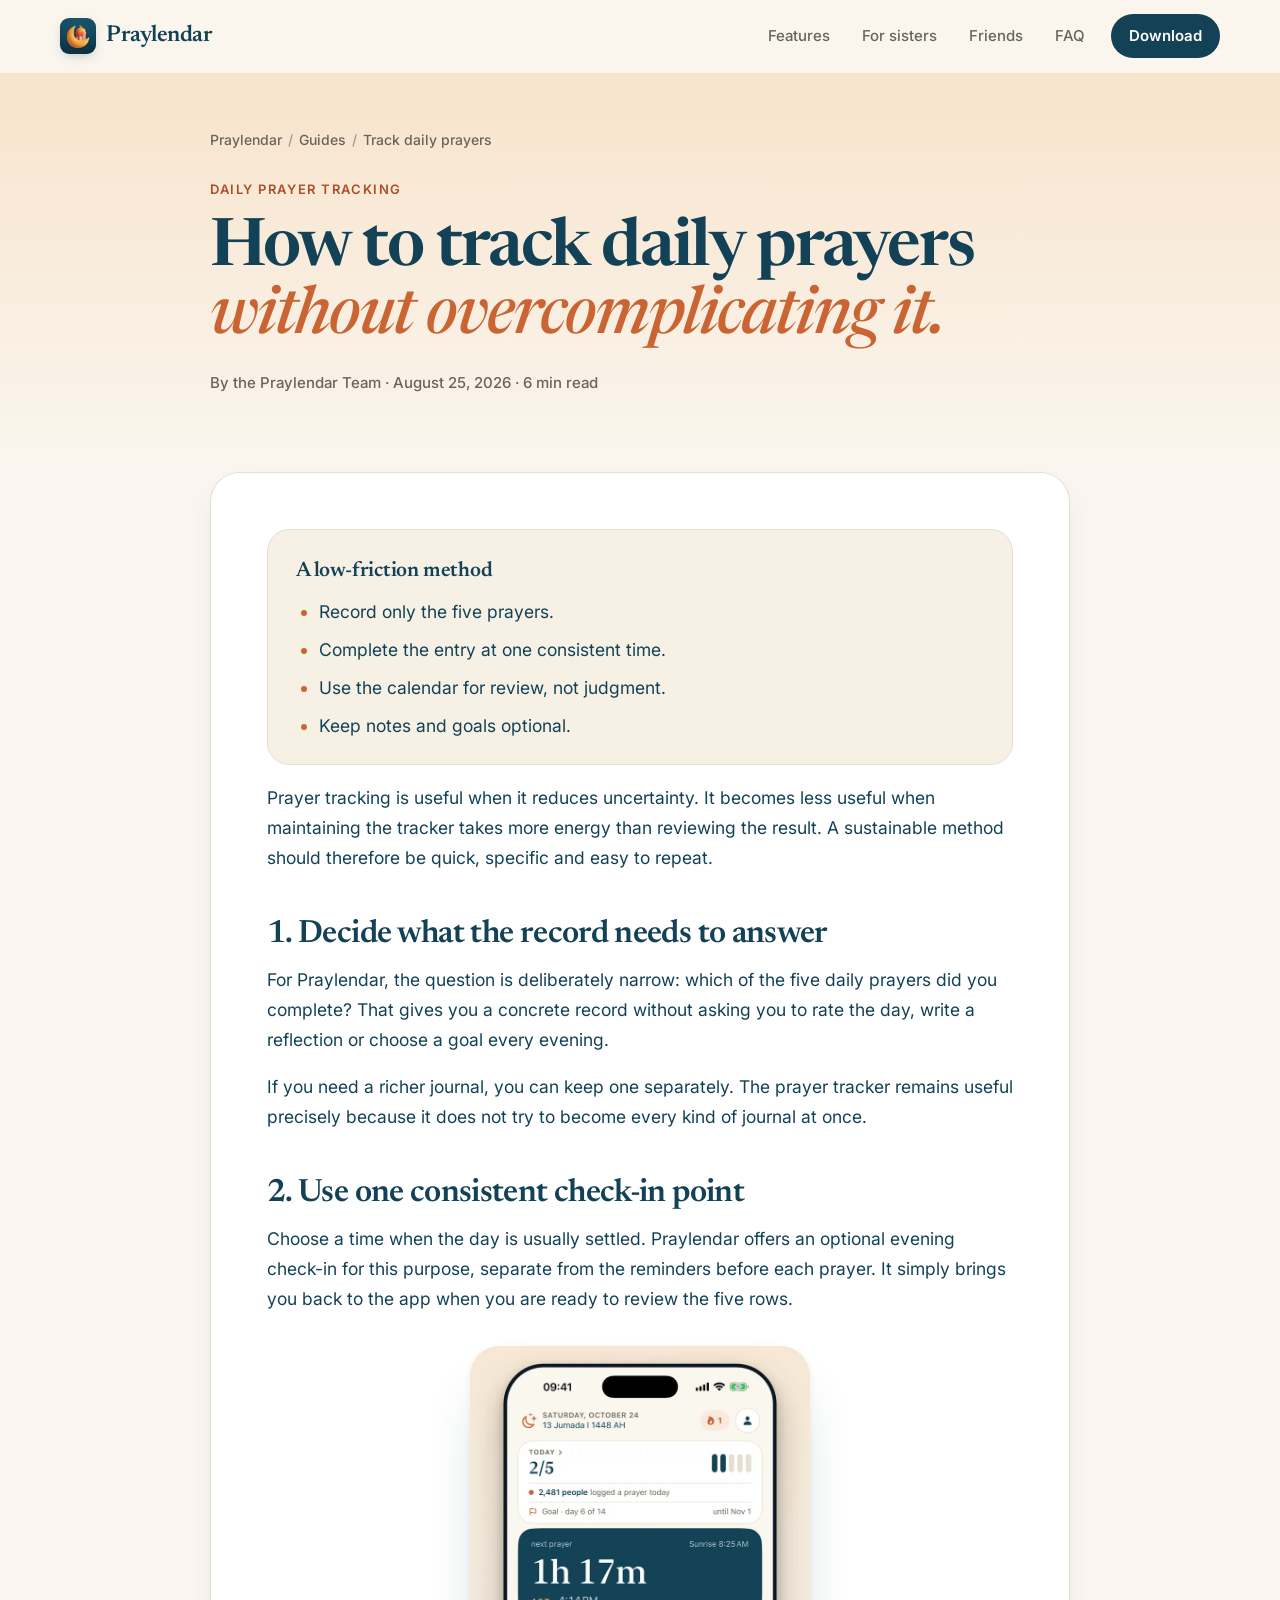
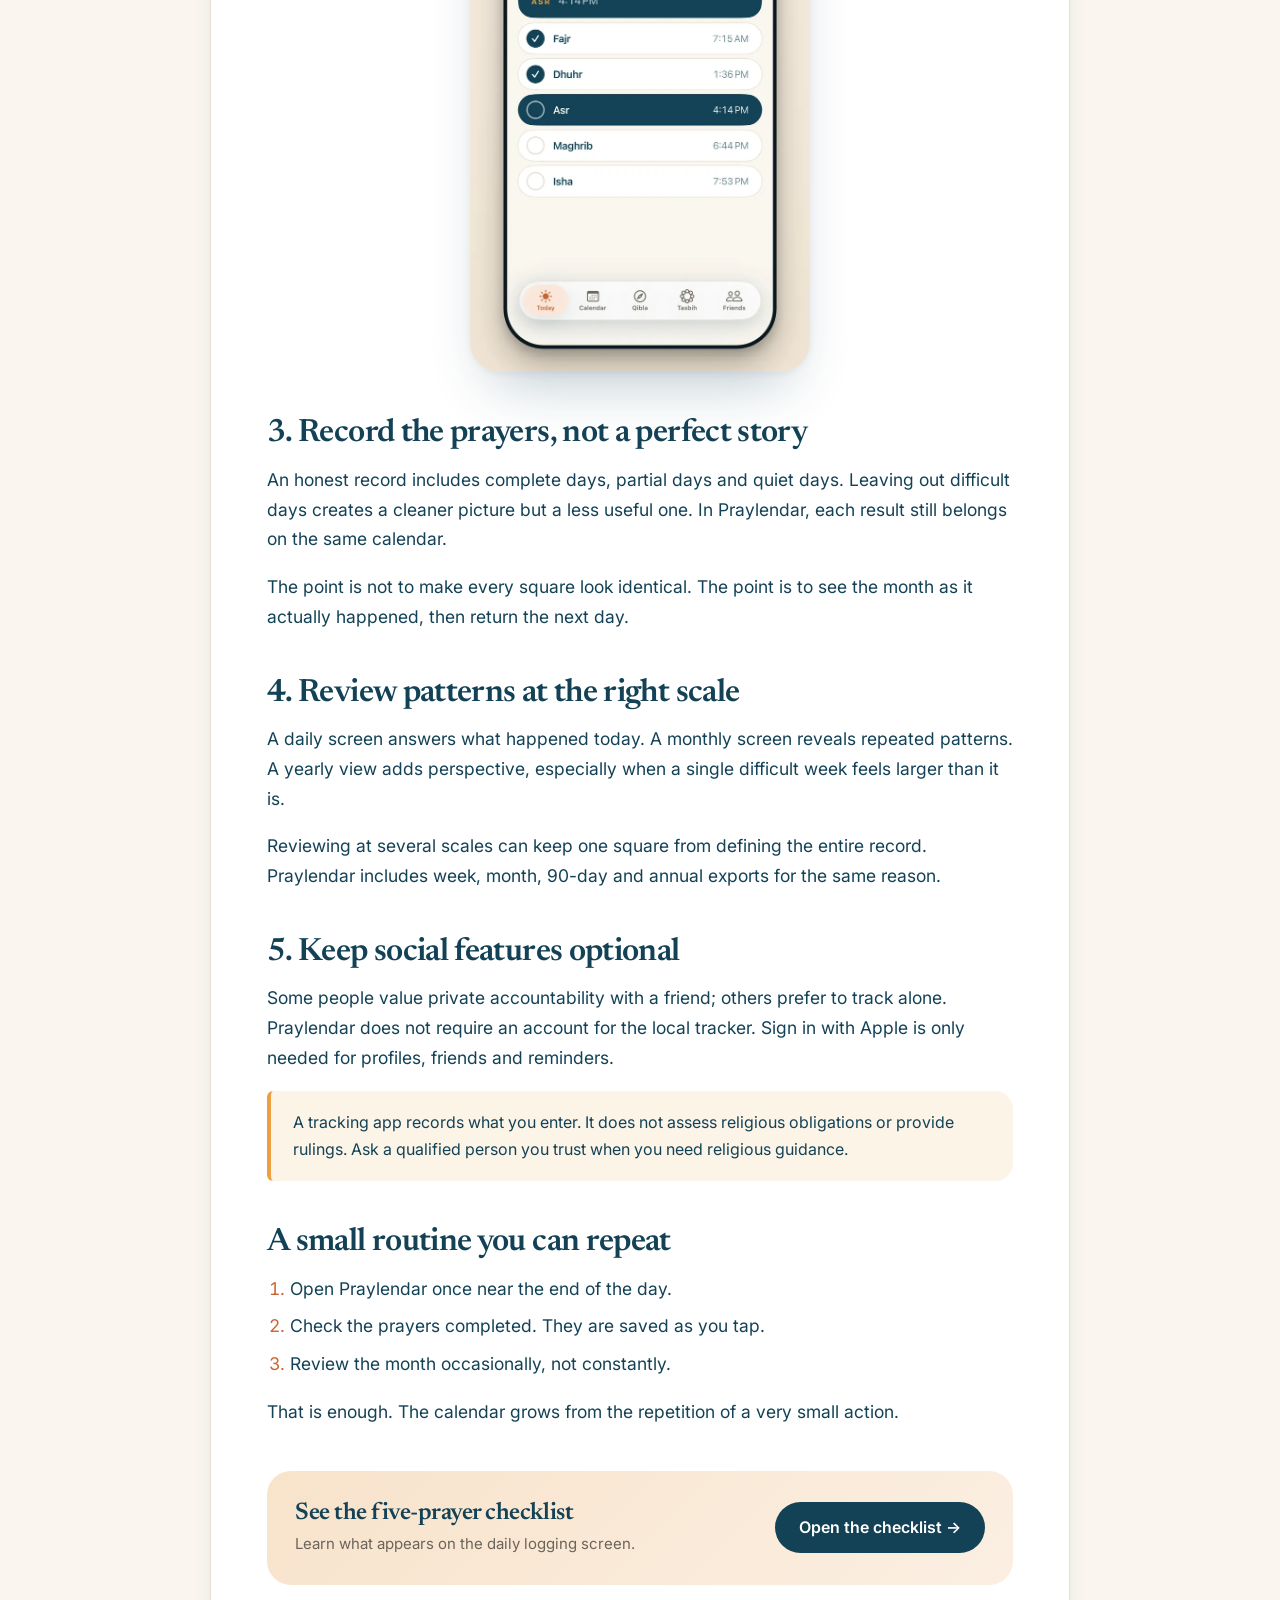
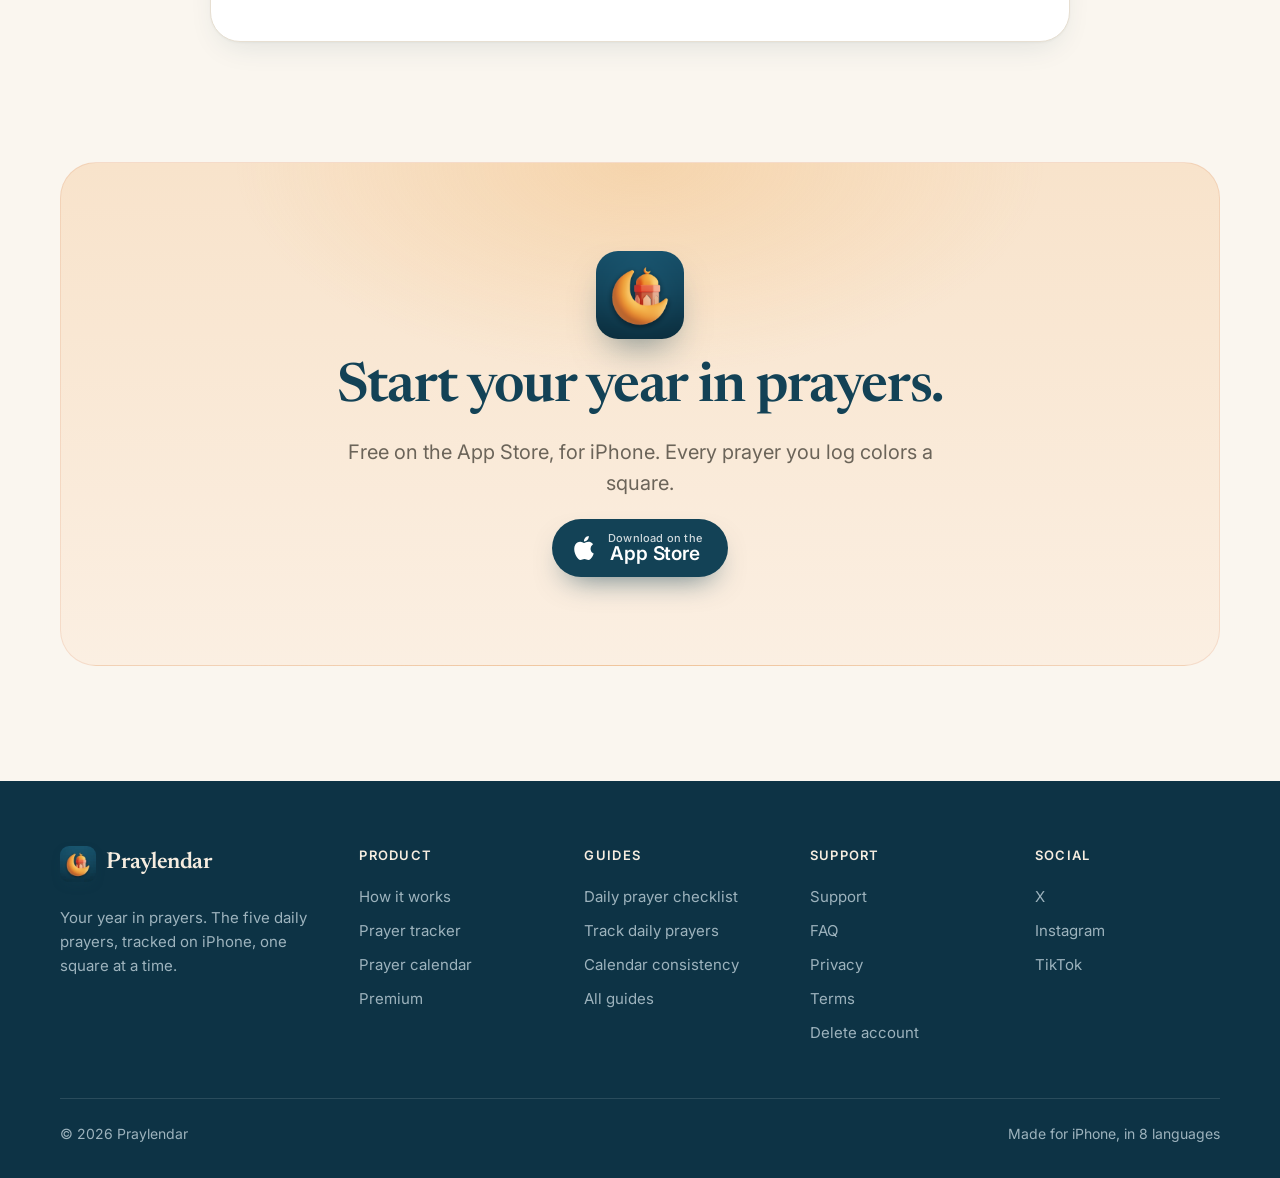
<file: guides/track-daily-prayers/index.html>
<!doctype html>
<html lang="en">
<head>
  <meta charset="utf-8"><meta name="viewport" content="width=device-width, initial-scale=1"><meta name="theme-color" content="#FAF6EF"><title>How to Track Daily Prayers Simply | Praylendar Guide</title><meta name="description" content="Learn a simple, low-friction way to track the five daily prayers without complicated notes, goals or dashboards using Praylendar."><meta name="robots" content="index, follow, max-image-preview:large"><link rel="canonical" href="https://praylendar.com/guides/track-daily-prayers/"><meta property="og:type" content="article"><meta property="og:site_name" content="Praylendar"><meta property="og:title" content="How to Track Daily Prayers Without Overcomplicating It"><meta property="og:description" content="A calm, practical method for maintaining an honest prayer record."><meta property="og:url" content="https://praylendar.com/guides/track-daily-prayers/"><meta property="og:image" content="https://praylendar.com/images/og-praylendar.jpg"><meta property="article:published_time" content="2026-08-25"><link rel="icon" href="../../images/praylendar-icon.png"><link rel="apple-touch-icon" href="../../images/apple-touch-icon.png"><link rel="preconnect" href="https://fonts.googleapis.com"><link rel="preconnect" href="https://fonts.gstatic.com" crossorigin><link href="https://fonts.googleapis.com/css2?family=Inter:wght@400;500;600;700&family=Newsreader:ital,opsz,wght@0,6..72,500;0,6..72,600;1,6..72,500&display=swap" rel="stylesheet"><link rel="stylesheet" href="../../styles.css?v=2"><script type="application/ld+json">{"@context":"https://schema.org","@type":"Article","headline":"How to Track Daily Prayers Without Overcomplicating It","datePublished":"2026-08-25","dateModified":"2026-10-24","author":{"@type":"Organization","name":"Praylendar"},"publisher":{"@type":"Organization","name":"Praylendar","logo":{"@type":"ImageObject","url":"https://praylendar.com/images/praylendar-icon.png"}},"mainEntityOfPage":"https://praylendar.com/guides/track-daily-prayers/","image":"https://praylendar.com/images/og-praylendar.jpg"}</script>
</head>
<body>
  <a class="skip-link" href="#main">Skip to content</a>
  <header class="site-header" data-header>
    <div class="container nav-shell">
      <a class="brand" href="../../" aria-label="Praylendar home">
        <img src="../../images/icon-96.webp" alt="" width="36" height="36">
        <span class="brand-word">Praylendar</span>
      </a>
      <button class="menu-button" type="button" aria-label="Open menu" aria-expanded="false" aria-controls="site-menu" data-menu-button><span></span><span></span></button>
      <nav class="main-nav" id="site-menu" aria-label="Main navigation" data-menu>
        <a href="../../#features">Features</a>
        <a href="../../#sisters">For sisters</a>
        <a href="../../#friends">Friends</a>
        <a href="../../faq/">FAQ</a>
        <a class="nav-download" href="https://apps.apple.com/app/id6814939902">Download</a>
      </nav>
    </div>
  </header>
  <main id="main">
    <article>
      <header class="page-hero">
        <div class="container">
          <nav class="breadcrumb" aria-label="Breadcrumb"><a href="../../">Praylendar</a><span aria-hidden="true">/</span><a href="../">Guides</a><span aria-hidden="true">/</span><span aria-current="page">Track daily prayers</span></nav>
          <p class="eyebrow">Daily prayer tracking</p>
          <h1>How to track daily prayers <span>without overcomplicating it.</span></h1>
          <p class="article-meta">By the Praylendar Team · August 25, 2026 · 6 min read</p>
        </div>
      </header>
      <div class="split-section" style="padding-top:0">
        <div class="container prose-wrap">
          <div class="prose card">
            <div class="key-points"><strong>A low-friction method</strong><ul><li>Record only the five prayers.</li><li>Complete the entry at one consistent time.</li><li>Use the calendar for review, not judgment.</li><li>Keep notes and goals optional.</li></ul></div>
            <p>Prayer tracking is useful when it reduces uncertainty. It becomes less useful when maintaining the tracker takes more energy than reviewing the result. A sustainable method should therefore be quick, specific and easy to repeat.</p>
            <h2>1. Decide what the record needs to answer</h2><p>For Praylendar, the question is deliberately narrow: which of the five daily prayers did you complete? That gives you a concrete record without asking you to rate the day, write a reflection or choose a goal every evening.</p><p>If you need a richer journal, you can keep one separately. The prayer tracker remains useful precisely because it does not try to become every kind of journal at once.</p>
            <h2>2. Use one consistent check-in point</h2><p>Choose a time when the day is usually settled. Praylendar offers an optional evening check-in for this purpose, separate from the reminders before each prayer. It simply brings you back to the app when you are ready to review the five rows.</p>
            <div class="article-figure"><div class="shot"><img src="../../images/screen-today.webp" alt="Praylendar Today screen with the five daily prayers and a countdown to the next prayer" width="720" height="1327" loading="lazy" decoding="async"></div></div>
            <h2>3. Record the prayers, not a perfect story</h2><p>An honest record includes complete days, partial days and quiet days. Leaving out difficult days creates a cleaner picture but a less useful one. In Praylendar, each result still belongs on the same calendar.</p><p>The point is not to make every square look identical. The point is to see the month as it actually happened, then return the next day.</p>
            <h2>4. Review patterns at the right scale</h2><p>A daily screen answers what happened today. A monthly screen reveals repeated patterns. A yearly view adds perspective, especially when a single difficult week feels larger than it is.</p><p>Reviewing at several scales can keep one square from defining the entire record. Praylendar includes week, month, 90-day and annual exports for the same reason.</p>
            <h2>5. Keep social features optional</h2><p>Some people value private accountability with a friend; others prefer to track alone. Praylendar does not require an account for the local tracker. Sign in with Apple is only needed for profiles, friends and reminders.</p>
            <div class="article-note"><p>A tracking app records what you enter. It does not assess religious obligations or provide rulings. Ask a qualified person you trust when you need religious guidance.</p></div>
            <h2>A small routine you can repeat</h2><ol><li>Open Praylendar once near the end of the day.</li><li>Check the prayers completed. They are saved as you tap.</li><li>Review the month occasionally, not constantly.</li></ol><p>That is enough. The calendar grows from the repetition of a very small action.</p>
            <div class="article-cta"><div><h3>See the five-prayer checklist</h3><p>Learn what appears on the daily logging screen.</p></div><a class="primary-button" href="../daily-prayer-checklist/">Open the checklist &#8594;</a></div>
          </div>
        </div>
      </div>
    </article>
    <section class="cta-section" id="download">
      <div class="container">
        <div class="cta-card">
          <img src="../../images/praylendar-icon.png" alt="Praylendar app icon" width="88" height="88" loading="lazy">
          <h2>Start your year in prayers.</h2>
          <p class="lead">Free on the App Store, for iPhone. Every prayer you log colors a square.</p>
          <a class="app-store-button" href="https://apps.apple.com/app/id6814939902"><svg viewBox="0 0 24 24" aria-hidden="true"><path d="M12.152 6.896c-.948 0-2.415-1.078-3.96-1.04-2.04.027-3.91 1.183-4.961 3.014-2.117 3.675-.546 9.103 1.519 12.09 1.013 1.454 2.208 3.09 3.792 3.039 1.52-.065 2.09-.987 3.935-.987 1.831 0 2.35.987 3.96.948 1.637-.026 2.676-1.48 3.676-2.948 1.156-1.688 1.636-3.325 1.662-3.415-.039-.013-3.182-1.221-3.22-4.857-.026-3.04 2.48-4.494 2.597-4.559-1.429-2.09-3.623-2.324-4.39-2.376-2-.156-3.675 1.09-4.61 1.09zM15.53 3.83c.843-1.012 1.4-2.427 1.245-3.83-1.207.052-2.662.805-3.532 1.818-.78.896-1.454 2.338-1.273 3.714 1.338.104 2.715-.688 3.559-1.701"/></svg><span><small>Download on the</small>App Store</span></a>
        </div>
      </div>
    </section>
  </main>
  <footer class="site-footer">
    <div class="container">
      <div class="footer-main">
        <div class="footer-brand">
          <a class="brand" href="../../">
            <img src="../../images/icon-96.webp" alt="" width="36" height="36">
            <span class="brand-word">Praylendar</span>
          </a>
          <p>Your year in prayers. The five daily prayers, tracked on iPhone, one square at a time.</p>
        </div>
        <div class="footer-col"><strong>Product</strong><a href="../../how-it-works/">How it works</a><a href="../../prayer-tracker/">Prayer tracker</a><a href="../../prayer-calendar/">Prayer calendar</a><a href="../../#premium">Premium</a></div>
        <div class="footer-col"><strong>Guides</strong><a href="../../guides/daily-prayer-checklist/">Daily prayer checklist</a><a href="../../guides/track-daily-prayers/">Track daily prayers</a><a href="../../guides/prayer-calendar-consistency/">Calendar consistency</a><a href="../../guides/">All guides</a></div>
        <div class="footer-col"><strong>Support</strong><a href="../../contact/">Support</a><a href="../../faq/">FAQ</a><a href="../../privacy/">Privacy</a><a href="../../terms/">Terms</a><a href="../../account-deletion/">Delete account</a></div>
        <div class="footer-col"><strong>Social</strong><a href="https://x.com/praylendar" target="_blank" rel="noopener noreferrer">X</a><a href="https://www.instagram.com/praylendar/" target="_blank" rel="noopener noreferrer">Instagram</a><a href="https://www.tiktok.com/@praylendar" target="_blank" rel="noopener noreferrer">TikTok</a></div>
      </div>
      <div class="footer-bottom"><span>&copy; <span data-year>2026</span> Praylendar</span><span>Made for iPhone, in 8 languages</span></div>
    </div>
  </footer>
  <script src="../../script.js?v=2"></script>
</body>
</html>
</file>
<file: styles.css>
:root {
  --bg: #FAF6EF;
  --surface: #FFFFFF;
  --sunken: #F6F0E5;
  --peach: #F8E3CB;
  --ink: #134256;
  --ink-2: #6B6459;
  --hairline: #E7DFD2;
  --accent: #CA6433;
  --accent-text: #A9502A;
  --accent-tint: #FBE9DC;
  --gold: #EDA041;
  --night: #0D3345;
  --night-ink: #F6EDE0;
  --night-ink-2: #9DB3BD;
  --c0: #E7DFD2;
  --c1: #C5D3D9;
  --c2: #94AEB9;
  --c3: #5F869A;
  --c4: #2F6078;
  --c5: #134256;
  --serif: "Newsreader", "New York", ui-serif, Georgia, serif;
  --sans: "Inter", -apple-system, BlinkMacSystemFont, "Segoe UI", system-ui, sans-serif;
  --radius-lg: 30px;
  --radius: 24px;
  --radius-sm: 16px;
  --shadow-soft: 0 1px 2px rgba(19, 66, 86, .04), 0 12px 32px -12px rgba(19, 66, 86, .14);
  --shadow-lift: 0 2px 6px rgba(19, 66, 86, .06), 0 30px 60px -24px rgba(19, 66, 86, .32);
  --gutter: clamp(16px, 4vw, 32px);
  --max: 1160px;
}

*,
*::before,
*::after {
  box-sizing: border-box;
}

html {
  scroll-behavior: smooth;
  scroll-padding-top: 88px;
  -webkit-text-size-adjust: 100%;
}

body {
  margin: 0;
  background: var(--bg);
  color: var(--ink);
  font-family: var(--sans);
  font-size: 17px;
  line-height: 1.6;
  -webkit-font-smoothing: antialiased;
  text-rendering: optimizeLegibility;
  overflow-x: hidden;
}

img {
  display: block;
  max-width: 100%;
  height: auto;
}

a {
  color: inherit;
}

h1,
h2,
h3 {
  margin: 0;
  font-family: var(--serif);
  font-weight: 600;
  letter-spacing: -0.02em;
  line-height: 1.08;
  color: var(--ink);
}

h1 {
  font-size: clamp(44px, 6.4vw, 80px);
  letter-spacing: -0.03em;
  line-height: 1.02;
}

h2 {
  font-size: clamp(34px, 4.4vw, 54px);
}

h3 {
  font-size: 24px;
  line-height: 1.2;
}

p {
  margin: 0;
}

:focus-visible {
  outline: 3px solid var(--accent);
  outline-offset: 3px;
  border-radius: 8px;
}

.skip-link {
  position: absolute;
  left: 16px;
  top: -60px;
  z-index: 100;
  padding: 10px 16px;
  border-radius: 999px;
  background: var(--ink);
  color: #fff;
  font-weight: 600;
  text-decoration: none;
}

.skip-link:focus {
  top: 12px;
}

.container {
  width: 100%;
  max-width: calc(var(--max) + var(--gutter) * 2);
  margin-inline: auto;
  padding-inline: var(--gutter);
}

.eyebrow {
  margin-bottom: 16px;
  color: var(--accent-text);
  font-size: 13px;
  font-weight: 600;
  letter-spacing: .12em;
  text-transform: uppercase;
}

.lead {
  color: var(--ink-2);
  font-size: clamp(18px, 1.6vw, 20px);
  line-height: 1.55;
}

.muted {
  color: var(--ink-2);
}

.serif-em {
  font-style: italic;
  font-weight: 500;
  color: var(--accent);
}

.site-header {
  position: sticky;
  top: 0;
  z-index: 50;
  background: rgba(250, 246, 239, .72);
  -webkit-backdrop-filter: saturate(160%) blur(16px);
  backdrop-filter: saturate(160%) blur(16px);
  border-bottom: 1px solid transparent;
  transition: border-color .2s ease, background-color .2s ease;
}

.site-header.scrolled {
  background: rgba(250, 246, 239, .9);
  border-bottom-color: var(--hairline);
}

.nav-shell {
  display: flex;
  align-items: center;
  justify-content: space-between;
  gap: 24px;
  height: 72px;
}

.brand {
  display: inline-flex;
  align-items: center;
  gap: 10px;
  text-decoration: none;
  color: var(--ink);
}

.brand img {
  width: 36px;
  height: 36px;
  border-radius: 9px;
  box-shadow: 0 4px 12px -4px rgba(19, 66, 86, .35);
}

.brand-word {
  font-family: var(--serif);
  font-size: 23px;
  font-weight: 600;
  letter-spacing: -0.02em;
}

.main-nav {
  display: flex;
  align-items: center;
  gap: 4px;
}

.main-nav a {
  padding: 8px 14px;
  border-radius: 999px;
  color: var(--ink-2);
  font-size: 15px;
  font-weight: 500;
  text-decoration: none;
  transition: color .15s ease, background-color .15s ease;
}

.main-nav a:hover {
  color: var(--ink);
  background: rgba(19, 66, 86, .06);
}

.main-nav a[aria-current="page"] {
  color: var(--ink);
}

.main-nav .nav-download {
  margin-left: 8px;
  padding: 10px 18px;
  background: var(--ink);
  color: #fff;
  font-weight: 600;
}

.main-nav .nav-download:hover {
  background: #0D3345;
  color: #fff;
}

.menu-button {
  display: none;
  width: 44px;
  height: 44px;
  padding: 0;
  border: 1px solid var(--hairline);
  border-radius: 999px;
  background: var(--surface);
  cursor: pointer;
  position: relative;
}

.menu-button span {
  position: absolute;
  left: 13px;
  width: 16px;
  height: 2px;
  border-radius: 2px;
  background: var(--ink);
  transition: transform .2s ease, top .2s ease;
}

.menu-button span:first-child {
  top: 17px;
}

.menu-button span:last-child {
  top: 23px;
}

.menu-button[aria-expanded="true"] span:first-child {
  top: 20px;
  transform: rotate(45deg);
}

.menu-button[aria-expanded="true"] span:last-child {
  top: 20px;
  transform: rotate(-45deg);
}

.button-row {
  display: flex;
  flex-wrap: wrap;
  align-items: center;
  gap: 12px;
}

.app-store-button {
  display: inline-flex;
  align-items: center;
  gap: 12px;
  min-height: 58px;
  padding: 10px 26px 10px 20px;
  border-radius: 999px;
  background: var(--ink);
  color: #fff;
  text-decoration: none;
  box-shadow: 0 14px 30px -14px rgba(19, 66, 86, .7);
  transition: transform .15s ease, background-color .15s ease;
}

.app-store-button:hover {
  background: var(--night);
  transform: translateY(-1px);
}

.app-store-button svg {
  width: 24px;
  height: 24px;
  fill: currentColor;
  flex: none;
}

.app-store-button span {
  display: flex;
  flex-direction: column;
  line-height: 1.1;
  font-size: 19px;
  font-weight: 600;
  letter-spacing: -0.01em;
}

.app-store-button small {
  font-size: 11px;
  font-weight: 500;
  letter-spacing: .02em;
  opacity: .8;
}

.button,
.primary-button,
.secondary-button {
  display: inline-flex;
  align-items: center;
  justify-content: center;
  gap: 8px;
  min-height: 50px;
  padding: 12px 24px;
  border-radius: 999px;
  font-family: var(--sans);
  font-size: 16px;
  font-weight: 600;
  text-decoration: none;
  transition: background-color .15s ease, border-color .15s ease, transform .15s ease;
}

.primary-button {
  background: var(--ink);
  color: #fff;
}

.primary-button:hover {
  background: var(--night);
}

.secondary-button {
  background: var(--surface);
  color: var(--ink);
  border: 1px solid var(--hairline);
}

.secondary-button:hover {
  border-color: var(--c2);
}

.text-link {
  color: var(--accent-text);
  font-weight: 600;
  text-decoration: none;
}

.text-link:hover {
  text-decoration: underline;
  text-underline-offset: 3px;
}

.hero {
  position: relative;
  padding: clamp(40px, 6vw, 80px) 0 clamp(64px, 8vw, 112px);
  background:
    radial-gradient(60% 50% at 85% 20%, rgba(241, 185, 114, .28), transparent 70%),
    linear-gradient(180deg, var(--peach) 0%, var(--bg) 100%);
  overflow: hidden;
}

.hero-grid {
  display: grid;
  grid-template-columns: 1.05fr .95fr;
  align-items: center;
  gap: clamp(32px, 5vw, 72px);
}

.hero h1 {
  margin-bottom: 24px;
}

.hero .lead {
  max-width: 34ch;
  margin-bottom: 32px;
}

.hero-meta {
  display: flex;
  flex-wrap: wrap;
  gap: 8px 20px;
  margin: 28px 0 0;
  padding: 0;
  list-style: none;
  color: var(--ink-2);
  font-size: 15px;
  font-weight: 500;
}

.hero-meta li {
  display: inline-flex;
  align-items: center;
  gap: 8px;
}

.hero-meta li::before {
  content: "";
  width: 7px;
  height: 7px;
  border-radius: 50%;
  background: var(--gold);
}

.hero-shots {
  position: relative;
  height: clamp(460px, 48vw, 620px);
}

.shot {
  border-radius: var(--radius-lg);
  overflow: hidden;
  background: var(--sunken);
  box-shadow: var(--shadow-lift);
}

.shot img {
  width: 100%;
  aspect-ratio: 720 / 1327;
  object-fit: cover;
}

.hero-shots .shot {
  position: absolute;
  width: 58%;
}

.hero-shots .shot-back {
  right: 0;
  top: 0;
  transform: rotate(4deg);
}

.hero-shots .shot-front {
  left: 4%;
  top: 9%;
  transform: rotate(-3deg);
  border: 6px solid var(--surface);
}

.strip {
  margin-top: clamp(-56px, -5vw, -40px);
  position: relative;
  z-index: 2;
}

.strip-card {
  display: grid;
  grid-template-columns: repeat(6, 1fr);
  margin: 0;
  padding: 8px;
  list-style: none;
  border: 1px solid var(--hairline);
  border-radius: var(--radius);
  background: var(--surface);
  box-shadow: var(--shadow-soft);
}

.strip-card li {
  display: flex;
  flex-direction: column;
  gap: 10px;
  padding: 20px;
}

.strip-card li + li {
  border-left: 1px solid var(--hairline);
}

.strip-card strong {
  font-size: 15px;
  font-weight: 600;
  line-height: 1.3;
}

.strip-card span {
  color: var(--ink-2);
  font-size: 13.5px;
  line-height: 1.45;
}

.icon-tile {
  display: inline-grid;
  place-items: center;
  width: 40px;
  height: 40px;
  border-radius: 12px;
  background: var(--accent-tint);
  color: var(--accent);
  flex: none;
}

.icon-tile svg {
  width: 22px;
  height: 22px;
  fill: none;
  stroke: currentColor;
  stroke-width: 1.8;
  stroke-linecap: round;
  stroke-linejoin: round;
}

.section {
  padding: clamp(72px, 9vw, 128px) 0;
}

.section-head {
  max-width: 720px;
  margin: 0 auto clamp(40px, 5vw, 64px);
  text-align: center;
}

.section-head h2 {
  margin-bottom: 18px;
}

.feature {
  display: grid;
  grid-template-columns: 1fr 1fr;
  align-items: center;
  gap: clamp(40px, 7vw, 104px);
}

.feature + .feature {
  margin-top: clamp(88px, 10vw, 144px);
}

.feature.reverse .feature-media {
  order: 2;
}

.feature-media {
  display: flex;
  justify-content: center;
}

.feature-media .shot {
  width: min(360px, 100%);
}

.feature-media.pair {
  gap: 20px;
}

.feature-media.pair .shot {
  width: min(300px, 48%);
}

.feature-media.pair .shot:last-child {
  margin-top: 56px;
}

.feature-copy h2 {
  margin-bottom: 20px;
}

.feature-copy .lead {
  margin-bottom: 28px;
}

.check-list {
  display: grid;
  gap: 14px;
  margin: 0;
  padding: 0;
  list-style: none;
}

.check-list li {
  position: relative;
  padding-left: 34px;
  font-size: 16px;
  line-height: 1.5;
}

.check-list li::before {
  content: "";
  position: absolute;
  left: 0;
  top: 1px;
  width: 22px;
  height: 22px;
  border-radius: 50%;
  background: var(--ink) url("data:image/svg+xml,%3Csvg xmlns='http://www.w3.org/2000/svg' viewBox='0 0 24 24' fill='none' stroke='white' stroke-width='3' stroke-linecap='round' stroke-linejoin='round'%3E%3Cpath d='M6 12.5l4 4 8-9'/%3E%3C/svg%3E") center / 13px no-repeat;
}

.check-list strong {
  font-weight: 600;
}

.pill {
  display: inline-flex;
  align-items: center;
  gap: 6px;
  padding: 5px 12px;
  border-radius: 999px;
  background: var(--accent-tint);
  color: var(--accent-text);
  font-size: 13px;
  font-weight: 600;
}

.pill.gold {
  background: rgba(237, 160, 65, .18);
  color: #8A5410;
}

.legend {
  display: flex;
  flex-wrap: wrap;
  align-items: center;
  gap: 8px 14px;
  margin: 28px 0 0;
  color: var(--ink-2);
  font-size: 13px;
  font-weight: 500;
}

.legend span {
  display: inline-flex;
  align-items: center;
  gap: 6px;
}

.legend i,
.mini-legend i {
  display: inline-block;
  width: 16px;
  height: 16px;
  border-radius: 5px;
}

.c0 { background: var(--c0); }
.c1 { background: var(--c1); }
.c2 { background: var(--c2); }
.c3 { background: var(--c3); }
.c4 { background: var(--c4); }
.c5 { background: var(--gold); }

.cycle {
  background:
    repeating-linear-gradient(135deg, rgba(202, 100, 51, .35) 0 2px, transparent 2px 6px),
    var(--accent-tint);
  outline: 1.5px dashed rgba(202, 100, 51, .55);
  outline-offset: -1.5px;
}

.month-card {
  width: min(420px, 100%);
  padding: 28px;
  border: 1px solid var(--hairline);
  border-radius: var(--radius-lg);
  background: var(--surface);
  box-shadow: var(--shadow-lift);
}

.month-card-head {
  display: flex;
  align-items: baseline;
  justify-content: space-between;
  margin-bottom: 18px;
}

.month-card-head h3 {
  font-size: 26px;
}

.month-card-head span {
  color: var(--ink-2);
  font-size: 13px;
  font-weight: 500;
}

.month-grid {
  display: grid;
  grid-template-columns: repeat(7, 1fr);
  gap: 7px;
}

.month-grid .dow {
  color: var(--ink-2);
  font-size: 11px;
  font-weight: 600;
  text-align: center;
  padding-bottom: 2px;
}

.month-grid .day {
  display: grid;
  place-items: center;
  aspect-ratio: 1;
  border-radius: 10px;
  color: #fff;
  font-size: 12px;
  font-weight: 600;
  font-variant-numeric: tabular-nums;
}

.month-grid .day.c0,
.month-grid .day.c1,
.month-grid .day.cycle,
.month-grid .day.future {
  color: var(--ink);
}

.month-grid .day.c5 {
  color: var(--ink);
}

.month-grid .day.future {
  background: transparent;
  box-shadow: inset 0 0 0 1px var(--hairline);
  color: var(--ink-2);
}

.month-grid .day.today {
  box-shadow: 0 0 0 2px var(--surface), 0 0 0 4px var(--accent);
}

.month-grid .blank {
  aspect-ratio: 1;
}

.month-card-foot {
  display: flex;
  flex-wrap: wrap;
  gap: 8px;
  margin-top: 20px;
  padding-top: 18px;
  border-top: 1px solid var(--hairline);
}

.stat-chip {
  display: inline-flex;
  align-items: center;
  gap: 8px;
  padding: 7px 12px;
  border-radius: 999px;
  background: var(--sunken);
  font-size: 13px;
  font-weight: 500;
  color: var(--ink);
}

.stat-chip i {
  width: 12px;
  height: 12px;
  border-radius: 4px;
}

.sisters {
  background: linear-gradient(180deg, var(--bg) 0%, var(--sunken) 50%, var(--bg) 100%);
}

.theme-row {
  display: flex;
  flex-wrap: wrap;
  gap: 16px;
  margin-top: 32px;
}

.theme-row figure {
  margin: 0;
  text-align: center;
}

.theme-row img {
  width: 68px;
  height: 68px;
  border-radius: 16px;
  box-shadow: 0 10px 22px -10px rgba(19, 66, 86, .5);
}

.theme-row figcaption {
  margin-top: 8px;
  color: var(--ink-2);
  font-size: 13px;
  font-weight: 500;
}

.night {
  background: var(--night);
  color: var(--night-ink);
}

.night h2,
.night h3 {
  color: var(--night-ink);
}

.night .eyebrow {
  color: var(--gold);
}

.night .lead,
.night .muted {
  color: var(--night-ink-2);
}

.night .check-list li::before {
  background-color: var(--gold);
  background-image: url("data:image/svg+xml,%3Csvg xmlns='http://www.w3.org/2000/svg' viewBox='0 0 24 24' fill='none' stroke='%230D3345' stroke-width='3' stroke-linecap='round' stroke-linejoin='round'%3E%3Cpath d='M6 12.5l4 4 8-9'/%3E%3C/svg%3E");
}

.friends-mock {
  position: relative;
  width: min(420px, 100%);
  margin-inline: auto;
}

.friends-card {
  margin-top: 48px;
  padding: 22px;
  border-radius: var(--radius-lg);
  background: var(--bg);
  color: var(--ink);
  box-shadow: 0 40px 80px -30px rgba(0, 0, 0, .55);
}

.friends-card h3 {
  margin: 4px 4px 14px;
  font-size: 26px;
}

.friend {
  display: flex;
  align-items: center;
  gap: 12px;
  padding: 12px;
  border: 1px solid var(--hairline);
  border-radius: 18px;
  background: var(--surface);
}

.friend + .friend {
  margin-top: 8px;
}

.avatar {
  display: grid;
  place-items: center;
  width: 40px;
  height: 40px;
  border-radius: 50%;
  background: var(--c1);
  color: var(--ink);
  font-size: 14px;
  font-weight: 700;
  flex: none;
}

.avatar.a2 { background: var(--accent-tint); color: var(--accent-text); }
.avatar.a3 { background: rgba(237, 160, 65, .25); color: #8A5410; }

.friend-info {
  flex: 1;
  min-width: 0;
}

.friend-info strong {
  display: block;
  font-size: 15px;
  font-weight: 600;
  line-height: 1.2;
}

.friend-info span {
  color: var(--ink-2);
  font-size: 13px;
}

.bars {
  display: flex;
  gap: 3px;
}

.bars i {
  width: 6px;
  height: 20px;
  border-radius: 3px;
  background: var(--c0);
}

.bars i.on {
  background: var(--ink);
}

.bars.full i {
  background: var(--gold);
}

.nudge {
  padding: 8px 12px;
  border-radius: 999px;
  background: var(--accent-tint);
  color: var(--accent-text);
  font-size: 13px;
  font-weight: 600;
  white-space: nowrap;
}

.toast {
  position: absolute;
  left: -28px;
  top: 0;
  display: flex;
  align-items: center;
  gap: 12px;
  width: min(320px, 90%);
  padding: 12px 16px 12px 12px;
  border-radius: 20px;
  background: rgba(255, 255, 255, .96);
  color: var(--ink);
  box-shadow: 0 24px 50px -20px rgba(0, 0, 0, .6);
}

.toast img {
  width: 36px;
  height: 36px;
  border-radius: 9px;
}

.toast strong {
  display: block;
  font-size: 14px;
  line-height: 1.25;
}

.toast span {
  color: var(--ink-2);
  font-size: 13px;
}

.premium-features {
  display: grid;
  grid-template-columns: repeat(3, 1fr);
  gap: 16px;
  margin: 0 0 clamp(40px, 5vw, 56px);
  padding: 0;
  list-style: none;
}

.premium-features li {
  display: flex;
  gap: 14px;
  padding: 20px;
  border: 1px solid var(--hairline);
  border-radius: 20px;
  background: var(--surface);
}

.premium-features strong {
  display: block;
  font-size: 16px;
  font-weight: 600;
  line-height: 1.3;
  margin-bottom: 2px;
}

.premium-features span {
  color: var(--ink-2);
  font-size: 14px;
  line-height: 1.45;
}

.plans {
  display: grid;
  grid-template-columns: repeat(3, 1fr);
  gap: 16px;
  align-items: stretch;
}

.plan {
  position: relative;
  display: flex;
  flex-direction: column;
  gap: 6px;
  padding: 30px 28px;
  border: 1px solid var(--hairline);
  border-radius: var(--radius-lg);
  background: var(--surface);
  box-shadow: var(--shadow-soft);
}

.plan h3 {
  font-family: var(--sans);
  font-size: 15px;
  font-weight: 600;
  letter-spacing: .08em;
  text-transform: uppercase;
  color: var(--ink-2);
}

.plan .price {
  color: var(--ink);
  font-family: var(--serif);
  font-size: 48px;
  font-weight: 600;
  letter-spacing: -0.03em;
  line-height: 1.1;
  margin-top: 6px;
}

.plan .price small {
  font-family: var(--sans);
  font-size: 16px;
  font-weight: 500;
  letter-spacing: 0;
  color: var(--ink-2);
}

.plan p {
  color: var(--ink-2);
  font-size: 15px;
}

.plan.featured {
  background: var(--ink);
  border-color: var(--ink);
  color: var(--night-ink);
  box-shadow: var(--shadow-lift);
}

.plan.featured h3,
.plan.featured .price small,
.plan.featured p {
  color: var(--night-ink-2);
}

.plan.featured .price {
  color: #fff;
}

.plan .badge {
  position: absolute;
  top: 24px;
  right: 24px;
  padding: 5px 12px;
  border-radius: 999px;
  background: var(--gold);
  color: var(--night);
  font-size: 12px;
  font-weight: 700;
}

.fine-print {
  max-width: 720px;
  margin: 28px auto 0;
  color: var(--ink-2);
  font-size: 14px;
  text-align: center;
}

.free-list {
  display: flex;
  flex-wrap: wrap;
  justify-content: center;
  gap: 8px;
  margin: 0 auto 40px;
  padding: 0;
  list-style: none;
  max-width: 860px;
}

.free-list li {
  padding: 7px 14px;
  border: 1px solid var(--hairline);
  border-radius: 999px;
  background: var(--surface);
  font-size: 14px;
  font-weight: 500;
}

.faq-list {
  display: grid;
  gap: 12px;
  max-width: 820px;
  margin-inline: auto;
}

.faq-item {
  border: 1px solid var(--hairline);
  border-radius: 20px;
  background: var(--surface);
  transition: box-shadow .2s ease;
}

.faq-item[open] {
  box-shadow: var(--shadow-soft);
}

.faq-item summary {
  display: flex;
  align-items: center;
  justify-content: space-between;
  gap: 16px;
  padding: 20px 24px;
  font-size: 17px;
  font-weight: 600;
  line-height: 1.4;
  cursor: pointer;
  list-style: none;
  border-radius: 20px;
}

.faq-item summary::-webkit-details-marker {
  display: none;
}

.faq-item summary::after {
  content: "";
  flex: none;
  width: 30px;
  height: 30px;
  border-radius: 50%;
  background: var(--sunken) url("data:image/svg+xml,%3Csvg xmlns='http://www.w3.org/2000/svg' viewBox='0 0 24 24' fill='none' stroke='%23134256' stroke-width='2.2' stroke-linecap='round'%3E%3Cpath d='M12 6v12M6 12h12'/%3E%3C/svg%3E") center / 16px no-repeat;
  transition: transform .2s ease;
}

.faq-item[open] summary::after {
  transform: rotate(45deg);
}

.faq-answer {
  padding: 0 24px 22px;
  color: var(--ink-2);
  font-size: 16px;
}

.faq-answer a {
  color: var(--accent-text);
  font-weight: 600;
}

.faq-more {
  margin-top: 28px;
  text-align: center;
}

.cta-section {
  padding: clamp(24px, 4vw, 48px) 0 0;
}

.cta-card {
  display: grid;
  justify-items: center;
  gap: 20px;
  padding: clamp(48px, 7vw, 88px) clamp(24px, 5vw, 64px);
  border-radius: 36px;
  text-align: center;
  background:
    radial-gradient(50% 60% at 50% 0%, rgba(241, 185, 114, .35), transparent 70%),
    linear-gradient(180deg, var(--peach) 0%, #FBEFE2 100%);
  border: 1px solid rgba(202, 100, 51, .14);
}

.cta-card img {
  width: 88px;
  height: 88px;
  border-radius: 22px;
  box-shadow: 0 18px 36px -14px rgba(19, 66, 86, .55);
}

.cta-card .lead {
  max-width: 46ch;
}

.site-footer {
  margin-top: clamp(72px, 9vw, 120px);
  padding: 64px 0 32px;
  background: var(--night);
  color: var(--night-ink-2);
}

.footer-main {
  display: grid;
  grid-template-columns: 1.4fr repeat(4, 1fr);
  gap: 40px;
}

.footer-brand .brand {
  color: var(--night-ink);
}

.footer-brand p {
  max-width: 28ch;
  margin-top: 16px;
  font-size: 15px;
}

.footer-col strong {
  display: block;
  margin-bottom: 14px;
  color: var(--night-ink);
  font-size: 13px;
  font-weight: 600;
  letter-spacing: .1em;
  text-transform: uppercase;
}

.footer-col a {
  display: block;
  padding: 5px 0;
  color: var(--night-ink-2);
  font-size: 15px;
  text-decoration: none;
}

.footer-col a:hover {
  color: var(--night-ink);
}

.footer-bottom {
  display: flex;
  flex-wrap: wrap;
  justify-content: space-between;
  gap: 12px;
  margin-top: 48px;
  padding-top: 24px;
  border-top: 1px solid rgba(255, 255, 255, .12);
  font-size: 14px;
}

.site-footer :focus-visible {
  outline-color: var(--gold);
}

.page-hero {
  padding: clamp(32px, 5vw, 56px) 0 clamp(48px, 6vw, 80px);
  background: linear-gradient(180deg, var(--peach) 0%, var(--bg) 100%);
}

.page-hero .container {
  max-width: calc(860px + var(--gutter) * 2);
}

.page-hero h1 {
  font-size: clamp(40px, 5.6vw, 66px);
  margin-bottom: 20px;
}

.page-hero.wide .container {
  max-width: calc(var(--max) + var(--gutter) * 2);
}

.page-hero .lead {
  max-width: 60ch;
}

.breadcrumb {
  margin: 0 0 28px;
  color: var(--ink-2);
  font-size: 14px;
  font-weight: 500;
}

.breadcrumb a {
  color: var(--ink-2);
  text-decoration: none;
}

.breadcrumb a:hover {
  color: var(--ink);
  text-decoration: underline;
}

.breadcrumb span[aria-hidden] {
  margin: 0 6px;
  opacity: .6;
}

.article-meta {
  color: var(--ink-2);
  font-size: 15px;
  font-weight: 500;
}

.prose-wrap {
  max-width: calc(860px + var(--gutter) * 2);
}

.prose {
  font-size: 17.5px;
  line-height: 1.7;
}

.prose.card {
  padding: clamp(28px, 5vw, 56px);
  border: 1px solid var(--hairline);
  border-radius: var(--radius-lg);
  background: var(--surface);
  box-shadow: var(--shadow-soft);
}

.prose > * + * {
  margin-top: 18px;
}

.prose h2 {
  margin-top: 44px;
  font-size: clamp(26px, 3vw, 32px);
}

.prose h2 + * {
  margin-top: 14px;
}

.prose h3 {
  margin-top: 28px;
  font-size: 22px;
}

.prose > h2:first-child,
.prose > :first-child {
  margin-top: 0;
}

.prose ul,
.prose ol {
  padding-left: 1.3em;
}

.prose li + li {
  margin-top: 8px;
}

.prose li::marker {
  color: var(--accent);
}

.prose a:not(.primary-button):not(.secondary-button) {
  color: var(--accent-text);
  font-weight: 600;
  text-underline-offset: 3px;
}

.legal-date {
  display: inline-block;
  padding: 6px 14px;
  border-radius: 999px;
  background: var(--sunken);
  color: var(--ink-2);
  font-size: 14px;
  font-weight: 500;
}

.support-steps {
  counter-reset: step;
  list-style: none;
  padding: 0 !important;
  display: grid;
  gap: 12px;
}

.support-steps li {
  counter-increment: step;
  position: relative;
  margin: 0 !important;
  padding: 16px 18px 16px 64px;
  border: 1px solid var(--hairline);
  border-radius: 18px;
  background: var(--bg);
}

.support-steps li::before {
  content: counter(step);
  position: absolute;
  left: 16px;
  top: 50%;
  transform: translateY(-50%);
  display: grid;
  place-items: center;
  width: 32px;
  height: 32px;
  border-radius: 50%;
  background: var(--ink);
  color: #fff;
  font-size: 14px;
  font-weight: 700;
}

.key-points {
  padding: 24px 28px;
  border-radius: 22px;
  background: var(--sunken);
  border: 1px solid var(--hairline);
}

.key-points strong {
  display: block;
  font-family: var(--serif);
  font-size: 21px;
  font-weight: 600;
  letter-spacing: -0.01em;
  margin-bottom: 8px;
}

.key-points ul {
  margin: 0;
}

.article-note {
  padding: 18px 22px;
  border-left: 4px solid var(--gold);
  border-radius: 6px 18px 18px 6px;
  background: rgba(237, 160, 65, .12);
  color: var(--ink);
  font-size: 16px;
}

.article-figure {
  margin: 32px auto !important;
  width: min(340px, 100%);
}

.article-figure .shot {
  box-shadow: var(--shadow-lift);
}

.article-cta {
  display: flex;
  flex-wrap: wrap;
  align-items: center;
  justify-content: space-between;
  gap: 20px;
  margin-top: 44px !important;
  padding: 28px;
  border-radius: 24px;
  background: linear-gradient(135deg, var(--peach), #FBEFE2);
}

.article-cta h3 {
  margin: 0 0 4px;
  font-size: 24px;
}

.article-cta p {
  color: var(--ink-2);
  font-size: 15px;
}

.comparison-grid {
  display: grid;
  grid-template-columns: repeat(2, 1fr);
  gap: 14px;
}

.comparison-card {
  padding: 22px;
  border: 1px solid var(--hairline);
  border-radius: 20px;
  background: var(--bg);
}

.comparison-card h3 {
  margin: 0 0 6px !important;
  font-size: 20px;
}

.comparison-card p {
  color: var(--ink-2);
  font-size: 15.5px;
  line-height: 1.55;
}

.mini-legend {
  display: flex;
  flex-wrap: wrap;
  gap: 10px 14px;
  color: var(--ink-2);
  font-size: 14px;
  font-weight: 500;
}

.mini-legend span {
  display: inline-flex;
  align-items: center;
  gap: 6px;
}

.split-section {
  padding: clamp(40px, 6vw, 72px) 0;
}

.split-section + .split-section {
  padding-top: 0;
}

.step-number {
  display: inline-grid;
  place-items: center;
  width: 40px;
  height: 40px;
  margin-bottom: 18px;
  border-radius: 50%;
  background: var(--ink);
  color: #fff;
  font-weight: 700;
}

.feature-copy p + p {
  margin-top: 14px;
}

.feature-copy .check-list {
  margin-top: 24px;
}

.guide-grid {
  display: grid;
  grid-template-columns: repeat(3, 1fr);
  gap: 18px;
}

.guide-card {
  display: flex;
  flex-direction: column;
  gap: 12px;
  padding: 28px;
  border: 1px solid var(--hairline);
  border-radius: var(--radius);
  background: var(--surface);
  text-decoration: none;
  box-shadow: var(--shadow-soft);
  transition: transform .15s ease, box-shadow .15s ease;
}

.guide-card:hover {
  transform: translateY(-2px);
  box-shadow: var(--shadow-lift);
}

.guide-card h2,
.guide-card h3 {
  font-size: 24px;
}

.guide-card p {
  color: var(--ink-2);
  font-size: 15.5px;
  flex: 1;
}

.guide-card b {
  color: var(--accent-text);
  font-size: 15px;
  font-weight: 600;
}

.guide-tag {
  align-self: flex-start;
}

.support-grid {
  display: grid;
  grid-template-columns: repeat(2, 1fr);
  gap: 16px;
}

.support-card {
  display: flex;
  flex-direction: column;
  gap: 10px;
  padding: 26px;
  border: 1px solid var(--hairline);
  border-radius: var(--radius);
  background: var(--surface);
  box-shadow: var(--shadow-soft);
}

.support-card h2 {
  font-size: 24px;
}

.support-card p {
  color: var(--ink-2);
  font-size: 15.5px;
}

.support-card.primary {
  grid-column: 1 / -1;
  flex-direction: row;
  flex-wrap: wrap;
  align-items: center;
  justify-content: space-between;
  gap: 20px;
  background: var(--ink);
  border-color: var(--ink);
}

.support-card.primary h2 {
  color: #fff;
  margin-bottom: 6px;
}

.support-card.primary p {
  color: var(--night-ink-2);
  max-width: 52ch;
}

.support-card.primary .secondary-button {
  border-color: transparent;
}

.center-page {
  display: grid;
  place-items: center;
  min-height: min(calc(100svh - 72px), 960px);
  padding: 48px 0 80px;
  background: linear-gradient(180deg, var(--peach) 0%, var(--bg) 70%);
  text-align: center;
}

.center-page .container {
  max-width: calc(620px + var(--gutter) * 2);
  display: grid;
  justify-items: center;
  gap: 18px;
}

.center-page .app-icon {
  width: 104px;
  height: 104px;
  border-radius: 26px;
  box-shadow: 0 20px 40px -16px rgba(19, 66, 86, .55);
  margin-bottom: 8px;
}

.center-page h1 {
  font-size: clamp(40px, 6vw, 60px);
}

.invite-card {
  width: 100%;
  margin-top: 12px;
  padding: 24px;
  border: 1px solid var(--hairline);
  border-radius: var(--radius-lg);
  background: var(--surface);
  box-shadow: var(--shadow-soft);
  text-align: left;
}

.invite-card .button-row {
  margin-top: 20px;
}

.invite-card .button-row > * {
  flex: 1 1 200px;
}

@media (max-width: 1080px) {
  .strip-card {
    grid-template-columns: repeat(3, 1fr);
  }

  .strip-card li:nth-child(4) {
    border-left: 0;
  }

  .strip-card li:nth-child(n + 4) {
    border-top: 1px solid var(--hairline);
  }

  .footer-main {
    grid-template-columns: repeat(3, 1fr);
  }

  .footer-brand {
    grid-column: 1 / -1;
  }

  .premium-features {
    grid-template-columns: repeat(2, 1fr);
  }
}

@media (max-width: 880px) {
  .menu-button {
    display: block;
  }

  .main-nav {
    position: absolute;
    top: 64px;
    left: var(--gutter);
    right: var(--gutter);
    display: none;
    flex-direction: column;
    align-items: stretch;
    gap: 2px;
    padding: 10px;
    border: 1px solid var(--hairline);
    border-radius: 22px;
    background: var(--surface);
    box-shadow: var(--shadow-lift);
  }

  .main-nav.open {
    display: flex;
  }

  .main-nav a {
    padding: 13px 16px;
    font-size: 16px;
    color: var(--ink);
  }

  .main-nav .nav-download {
    margin: 6px 0 0;
    text-align: center;
  }

  .nav-shell {
    position: relative;
    height: 64px;
  }

  .hero-grid,
  .feature {
    grid-template-columns: 1fr;
  }

  .hero-copy {
    text-align: center;
  }

  .hero .lead {
    margin-inline: auto;
  }

  .hero .button-row,
  .hero-meta {
    justify-content: center;
  }

  .hero-shots {
    width: min(460px, 100%);
    height: auto;
    aspect-ratio: 1 / 1.12;
    margin-inline: auto;
  }

  .feature.reverse .feature-media {
    order: 0;
  }

  .feature-copy {
    max-width: 600px;
    margin-inline: auto;
  }

  .plans {
    grid-template-columns: 1fr;
    max-width: 460px;
    margin-inline: auto;
  }

  .guide-grid {
    grid-template-columns: 1fr;
  }

  .toast {
    left: -8px;
  }
}

@media (max-width: 640px) {
  body {
    font-size: 16px;
  }

  .strip-card {
    grid-template-columns: repeat(2, 1fr);
    padding: 4px;
  }

  .strip-card li {
    padding: 16px 14px;
  }

  .strip-card li:nth-child(n) {
    border-left: 0;
    border-top: 1px solid var(--hairline);
  }

  .strip-card li:nth-child(-n + 2) {
    border-top: 0;
  }

  .strip-card li:nth-child(even) {
    border-left: 1px solid var(--hairline);
  }

  .premium-features,
  .comparison-grid,
  .support-grid {
    grid-template-columns: 1fr;
  }

  .footer-main {
    grid-template-columns: repeat(2, 1fr);
    gap: 32px 20px;
  }

  .month-card {
    padding: 20px;
  }

  .prose.card {
    padding: 24px 20px;
  }

  .month-grid {
    gap: 5px;
  }

  .month-grid .day {
    border-radius: 8px;
    font-size: 11px;
  }

  .feature-media.pair .shot:last-child {
    margin-top: 32px;
  }

  .feature-media .shot {
    width: min(300px, 100%);
  }

  .feature-media.pair .shot {
    width: 48%;
  }

  .app-store-button {
    min-height: 54px;
  }

  .faq-item summary {
    padding: 18px 20px;
    font-size: 16px;
  }

  .faq-answer {
    padding: 0 20px 20px;
  }

  .article-cta .primary-button {
    width: 100%;
  }
}

@media (prefers-reduced-motion: reduce) {
  html {
    scroll-behavior: auto;
  }

  *,
  *::before,
  *::after {
    transition: none !important;
  }
}

.page-hero h1 span,
.center-page h1 span {
  color: var(--accent);
  font-style: italic;
  font-weight: 500;
}

.night .friends-card h3 {
  color: var(--ink);
}

.section + .cta-section {
  margin-top: clamp(-72px, -5vw, -32px);
}
</file>
